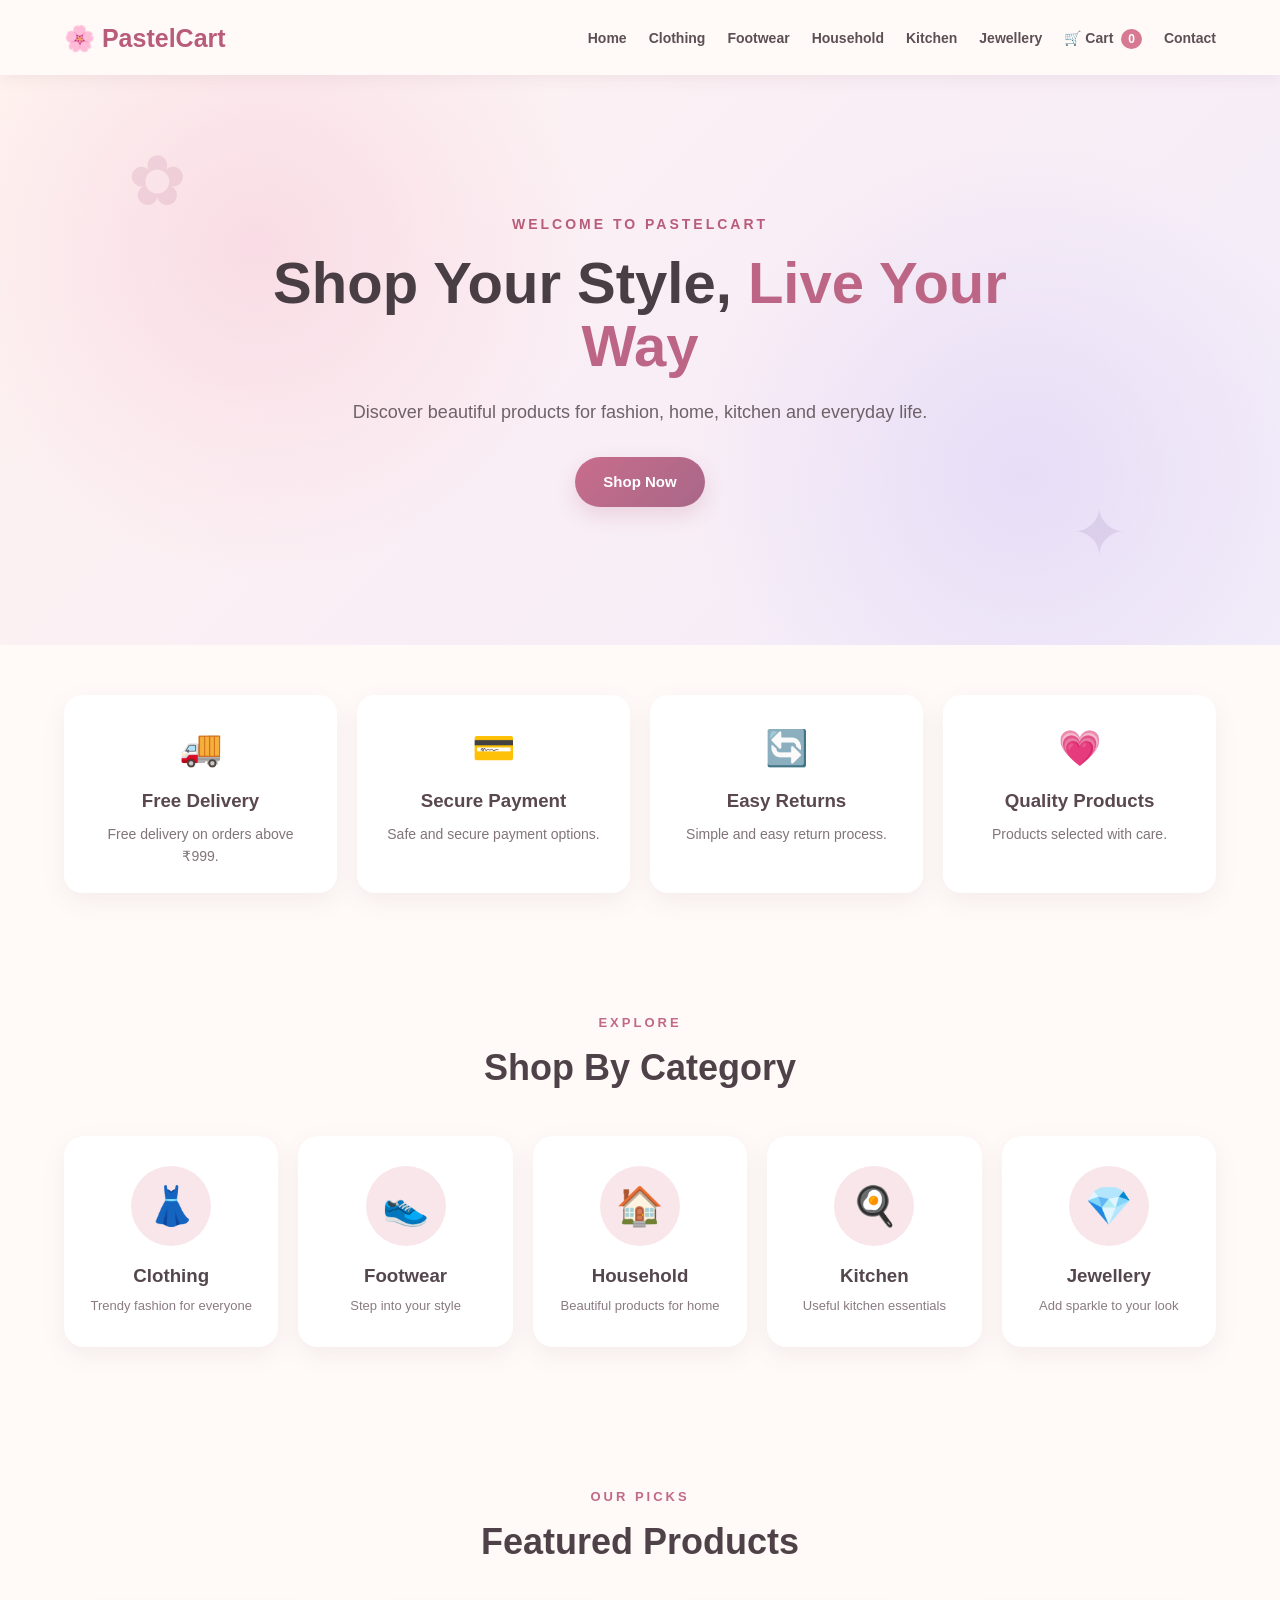
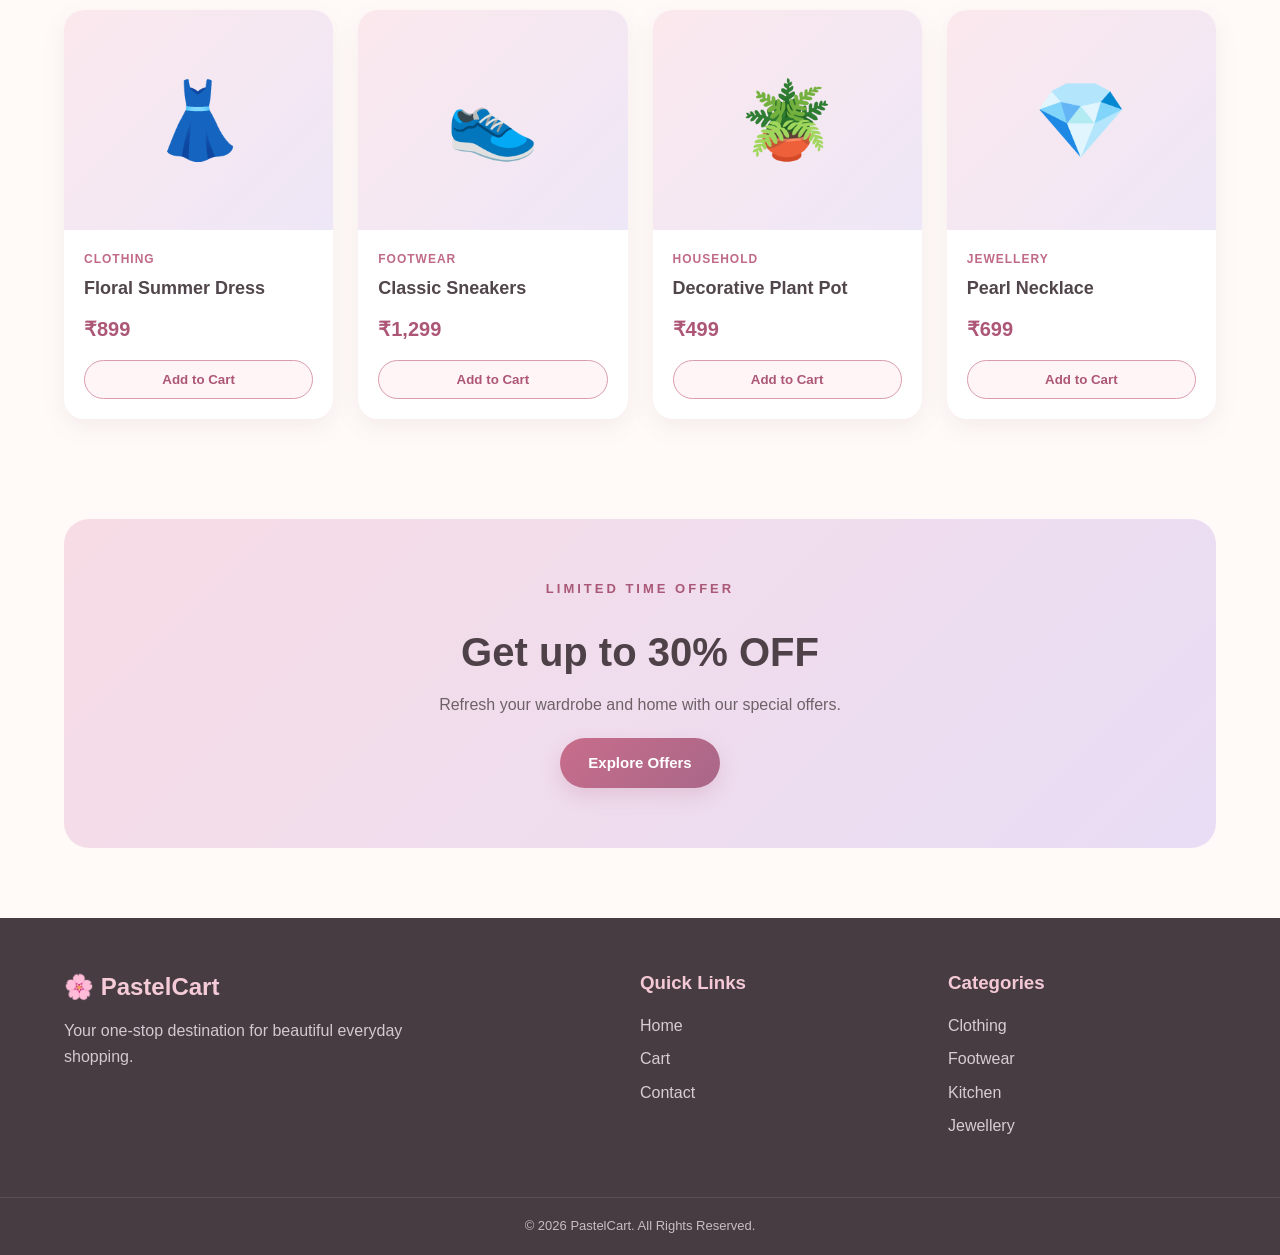
<file: index.html>
<!DOCTYPE html>
<html lang="en">

<head>
    <meta charset="UTF-8">
    <meta name="viewport" content="width=device-width, initial-scale=1.0">

    <title>PastelCart - Online Shopping</title>

    <link rel="stylesheet" href="css/style.css">
</head>

<body>

    <!-- Navigation Bar -->
    <header>
        <nav class="navbar">

            <div class="logo">
                🌸 PastelCart
            </div>

            <ul class="nav-links">
                <li><a href="index.html">Home</a></li>
                <li><a href="clothing.html">Clothing</a></li>
                <li><a href="footwear.html">Footwear</a></li>
                <li><a href="household.html">Household</a></li>
                <li><a href="kitchen.html">Kitchen</a></li>
                <li><a href="jewellery.html">Jewellery</a></li>
                <li><a href="cart.html">
    🛒 Cart
    <span class="cart-count">0</span>
</a></li>
                <li><a href="contact.html">Contact</a></li>
            </ul>

        </nav>
    </header>


    <!-- Hero Section -->
    <section class="hero">

        <div class="hero-content">

            <p class="small-heading">WELCOME TO PASTELCART</p>

            <h1>
                Shop Your Style,
                <span>Live Your Way</span>
            </h1>

            <p>
                Discover beautiful products for fashion,
                home, kitchen and everyday life.
            </p>

            <a href="#categories" class="btn">
                Shop Now
            </a>

        </div>

    </section>


    <!-- Features -->
    <section class="features">

        <div class="feature-box">
            <div>🚚</div>
            <h3>Free Delivery</h3>
            <p>Free delivery on orders above ₹999.</p>
        </div>

        <div class="feature-box">
            <div>💳</div>
            <h3>Secure Payment</h3>
            <p>Safe and secure payment options.</p>
        </div>

        <div class="feature-box">
            <div>🔄</div>
            <h3>Easy Returns</h3>
            <p>Simple and easy return process.</p>
        </div>

        <div class="feature-box">
            <div>💗</div>
            <h3>Quality Products</h3>
            <p>Products selected with care.</p>
        </div>

    </section>


    <!-- Categories -->
    <section id="categories" class="section">

        <div class="section-title">
            <p>EXPLORE</p>
            <h2>Shop By Category</h2>
        </div>

        <div class="category-container">

            <a href="clothing.html" class="category-card">
                <div class="category-icon">👗</div>
                <h3>Clothing</h3>
                <p>Trendy fashion for everyone</p>
            </a>

            <a href="footwear.html" class="category-card">
                <div class="category-icon">👟</div>
                <h3>Footwear</h3>
                <p>Step into your style</p>
            </a>

            <a href="household.html" class="category-card">
                <div class="category-icon">🏠</div>
                <h3>Household</h3>
                <p>Beautiful products for home</p>
            </a>

            <a href="kitchen.html" class="category-card">
                <div class="category-icon">🍳</div>
                <h3>Kitchen</h3>
                <p>Useful kitchen essentials</p>
            </a>

            <a href="jewellery.html" class="category-card">
                <div class="category-icon">💎</div>
                <h3>Jewellery</h3>
                <p>Add sparkle to your look</p>
            </a>

        </div>

    </section>


    <!-- Featured Products -->
    <section class="section">

        <div class="section-title">
            <p>OUR PICKS</p>
            <h2>Featured Products</h2>
        </div>

        <div class="product-container">

            <div class="product-card">

                <div class="product-image">
                    👗
                </div>

                <div class="product-info">
                    <p class="product-category">Clothing</p>

                    <h3>Floral Summer Dress</h3>

                    <p class="price">₹899</p>

                    <button class="add-cart"
                        onclick="addToCart('Floral Summer Dress', 899)">
                        Add to Cart
                    </button>
                </div>

            </div>


            <div class="product-card">

                <div class="product-image">
                    👟
                </div>

                <div class="product-info">
                    <p class="product-category">Footwear</p>

                    <h3>Classic Sneakers</h3>

                    <p class="price">₹1,299</p>

                    <button class="add-cart"
                        onclick="addToCart('Classic Sneakers', 1299)">
                        Add to Cart
                    </button>
                </div>

            </div>


            <div class="product-card">

                <div class="product-image">
                    🪴
                </div>

                <div class="product-info">
                    <p class="product-category">Household</p>

                    <h3>Decorative Plant Pot</h3>

                    <p class="price">₹499</p>

                    <button class="add-cart"
                        onclick="addToCart('Decorative Plant Pot', 499)">
                        Add to Cart
                    </button>
                </div>

            </div>


            <div class="product-card">

                <div class="product-image">
                    💎
                </div>

                <div class="product-info">
                    <p class="product-category">Jewellery</p>

                    <h3>Pearl Necklace</h3>

                    <p class="price">₹699</p>

                    <button class="add-cart"
                        onclick="addToCart('Pearl Necklace', 699)">
                        Add to Cart
                    </button>
                </div>

            </div>

        </div>

    </section>


    <!-- Offer Banner -->
    <section class="offer-section">

        <div>
            <p>LIMITED TIME OFFER</p>

            <h2>Get up to 30% OFF</h2>

            <p>
                Refresh your wardrobe and home with
                our special offers.
            </p>

            <a href="clothing.html" class="btn">
                Explore Offers
            </a>
        </div>

    </section>


    <!-- Footer -->
    <footer>

        <div class="footer-content">

            <div>
                <h2>🌸 PastelCart</h2>
                <p>
                    Your one-stop destination for
                    beautiful everyday shopping.
                </p>
            </div>

            <div>
                <h3>Quick Links</h3>
                <a href="index.html">Home</a>
                <a href="cart.html">Cart</a>
                <a href="contact.html">Contact</a>
            </div>

            <div>
                <h3>Categories</h3>
                <a href="clothing.html">Clothing</a>
                <a href="footwear.html">Footwear</a>
                <a href="kitchen.html">Kitchen</a>
                <a href="jewellery.html">Jewellery</a>
            </div>

        </div>

        <div class="copyright">
            <p>© 2026 PastelCart. All Rights Reserved.</p>
        </div>

    </footer>


    <script src="js/script.js"></script>

</body>

</html>
</file>
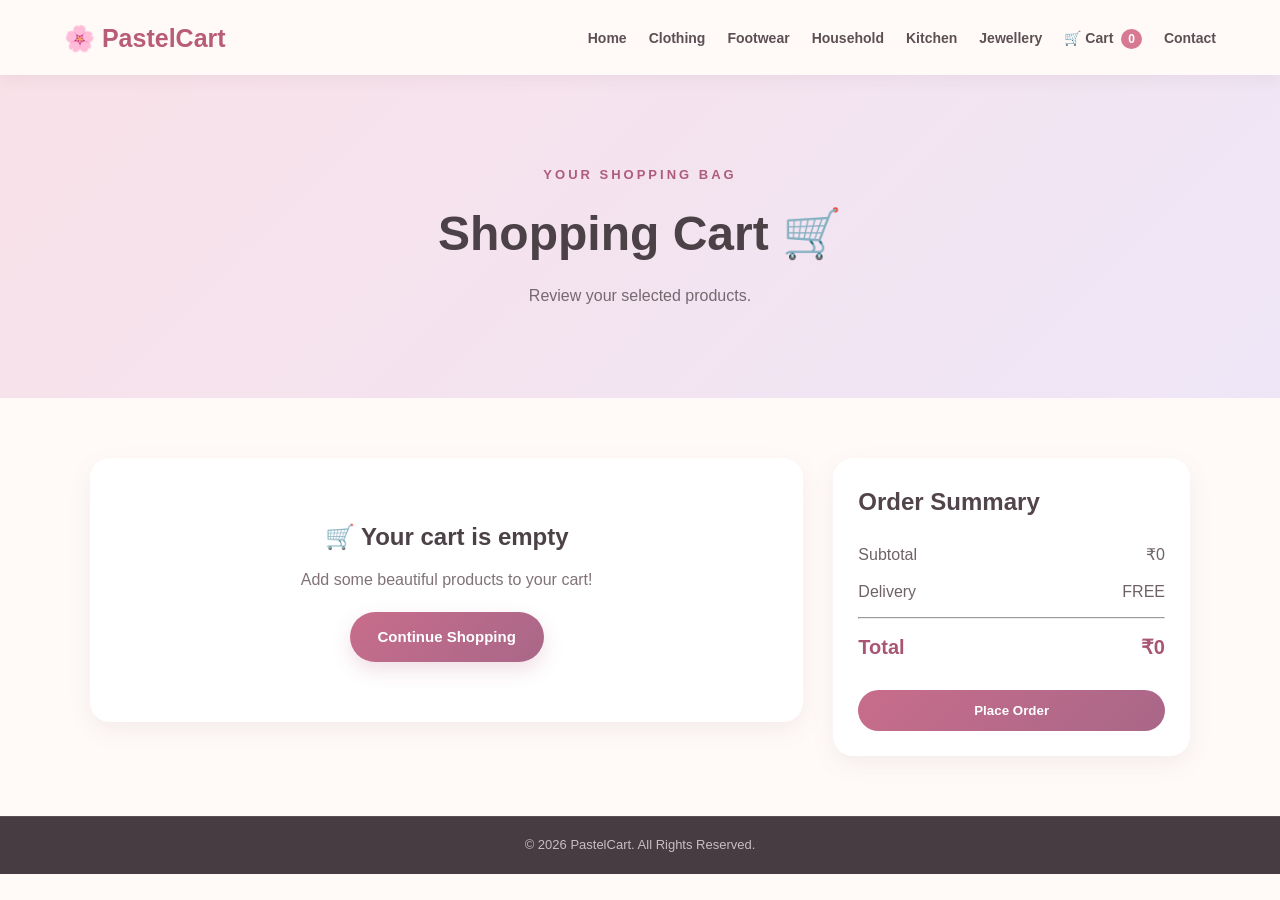
<file: cart.html>
<!DOCTYPE html>
<html lang="en">

<head>

    <meta charset="UTF-8">

    <meta name="viewport"
        content="width=device-width, initial-scale=1.0">

    <title>Shopping Cart - PastelCart</title>

    <link rel="stylesheet" href="css/style.css">

</head>

<body>

<header>

<nav class="navbar">

    <div class="logo">
        🌸 PastelCart
    </div>

    <ul class="nav-links">

        <li><a href="index.html">Home</a></li>
        <li><a href="clothing.html">Clothing</a></li>
        <li><a href="footwear.html">Footwear</a></li>
        <li><a href="household.html">Household</a></li>
        <li><a href="kitchen.html">Kitchen</a></li>
        <li><a href="jewellery.html">Jewellery</a></li>
        <li><a href="cart.html">
    🛒 Cart
    <span class="cart-count">0</span>
</a></li>
        <li><a href="contact.html">Contact</a></li>

    </ul>

</nav>

</header>


<section class="page-banner">

    <p>YOUR SHOPPING BAG</p>

    <h1>Shopping Cart 🛒</h1>

    <p>Review your selected products.</p>

</section>


<section class="cart-section">

    <div id="cartItems">

        <!-- JavaScript will display cart products here -->

    </div>


    <div class="cart-summary">

        <h2>Order Summary</h2>

        <div class="summary-row">

            <span>Subtotal</span>

            <span id="cartTotal">₹0</span>

        </div>

        <div class="summary-row">

            <span>Delivery</span>

            <span>FREE</span>

        </div>

        <hr>

        <div class="summary-row total">

            <span>Total</span>

            <span id="finalTotal">₹0</span>

        </div>


        <button
            class="checkout-btn"
            onclick="checkout()">

            Place Order

        </button>

    </div>

</section>


<footer>

<div class="copyright">

    <p>© 2026 PastelCart. All Rights Reserved.</p>

</div>

</footer>


<script src="js/script.js"></script>

</body>

</html>
</file>
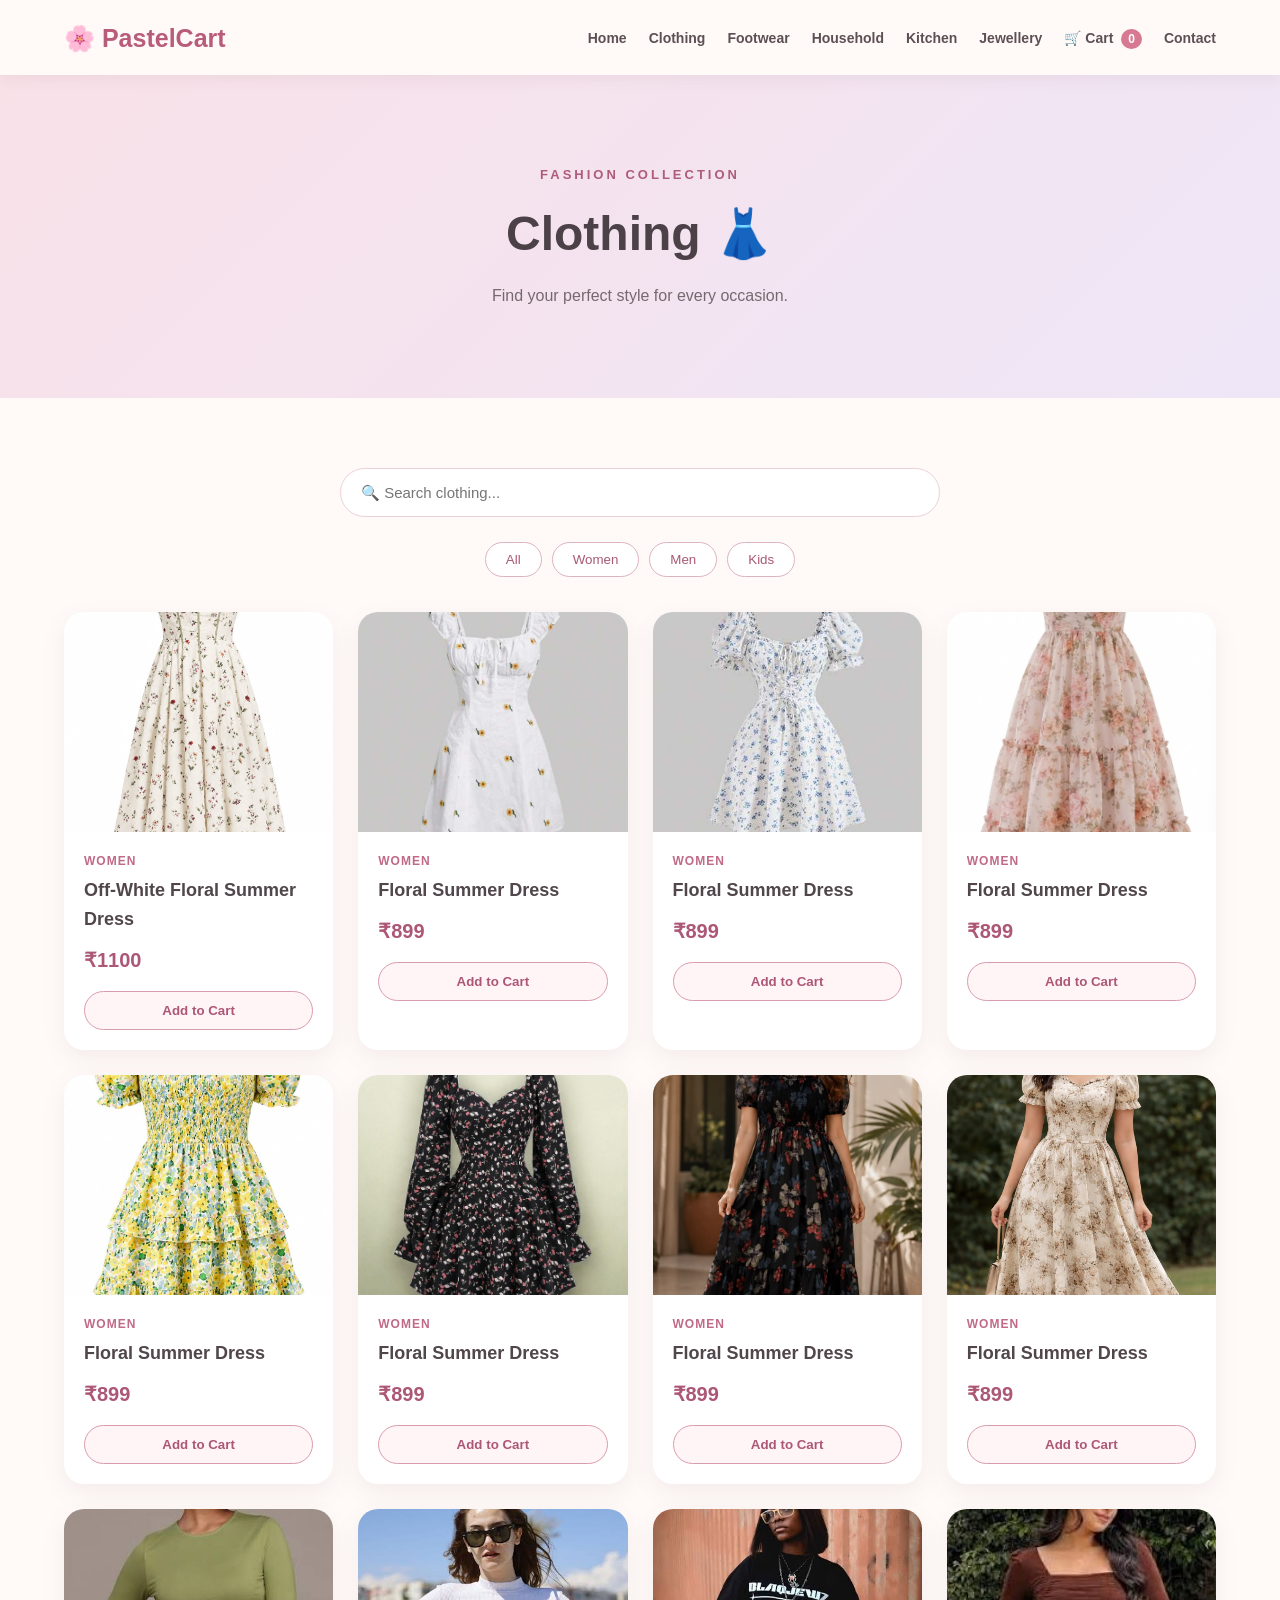
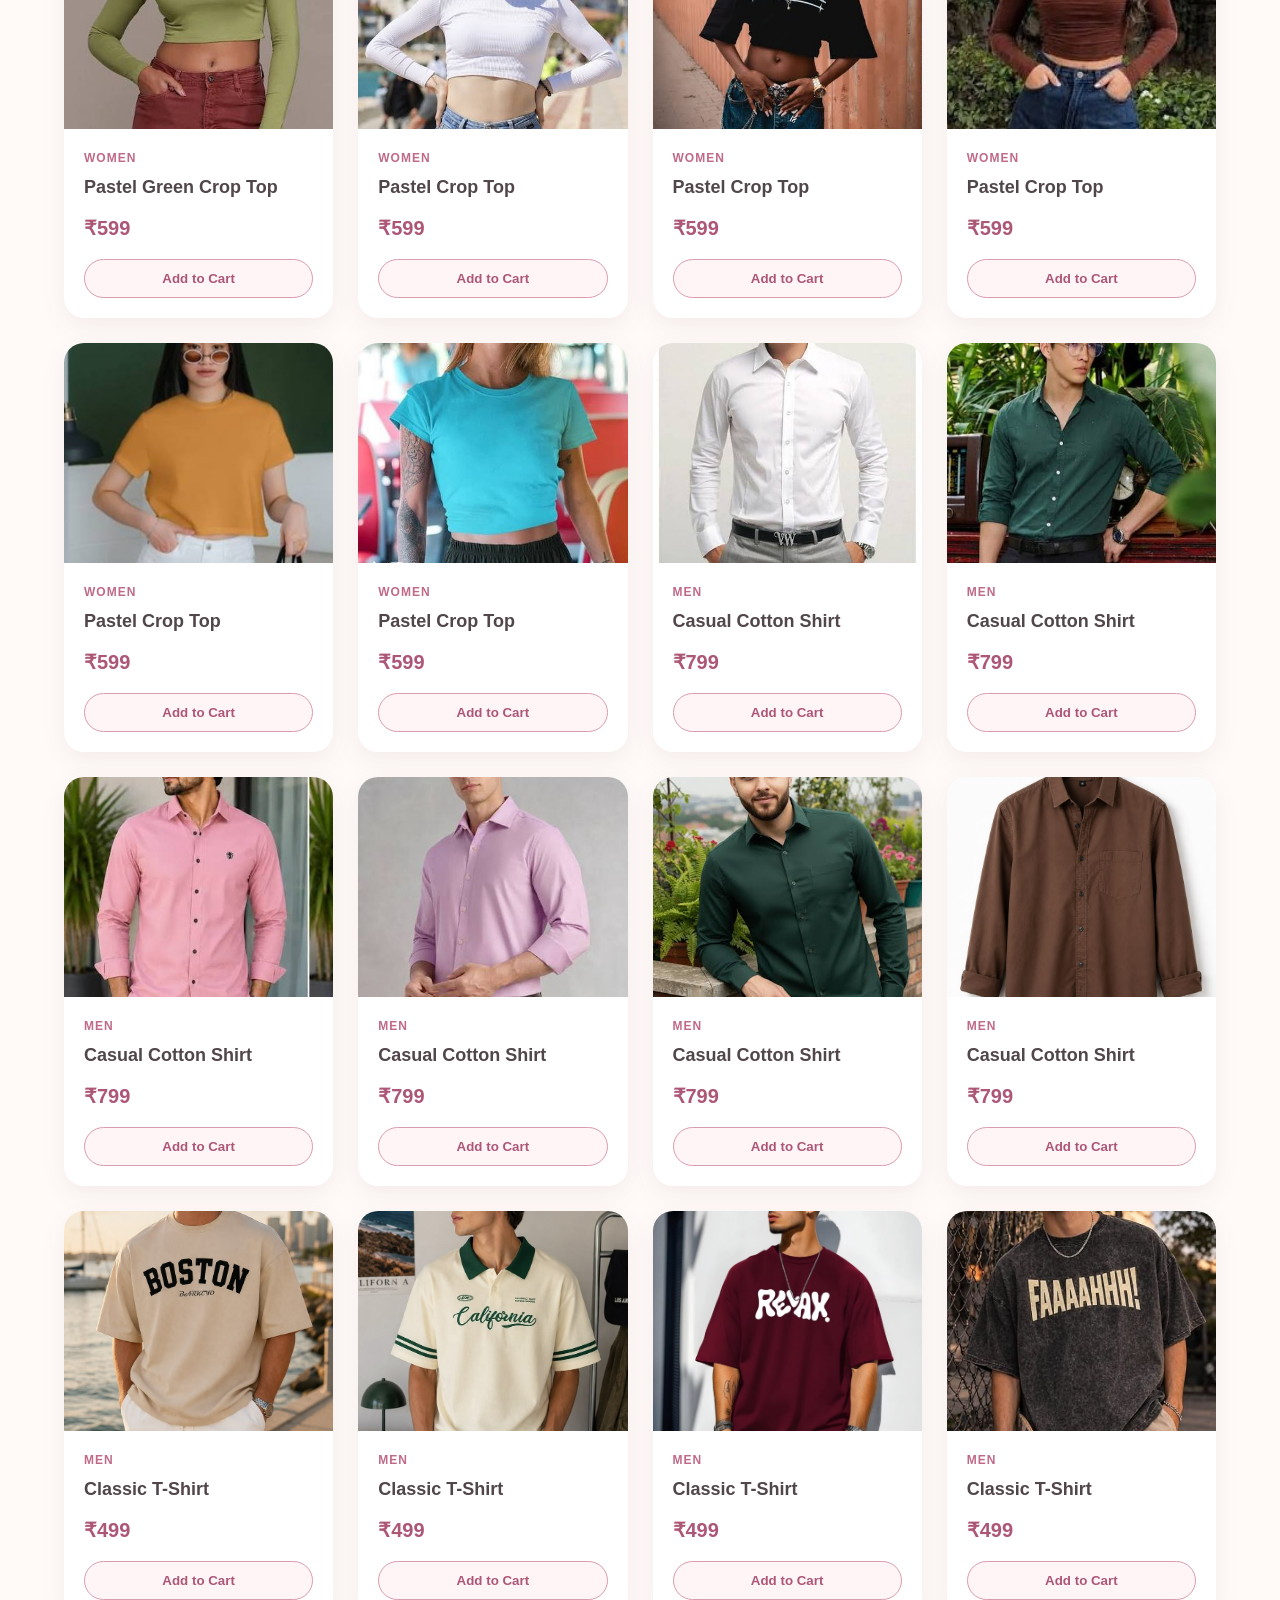
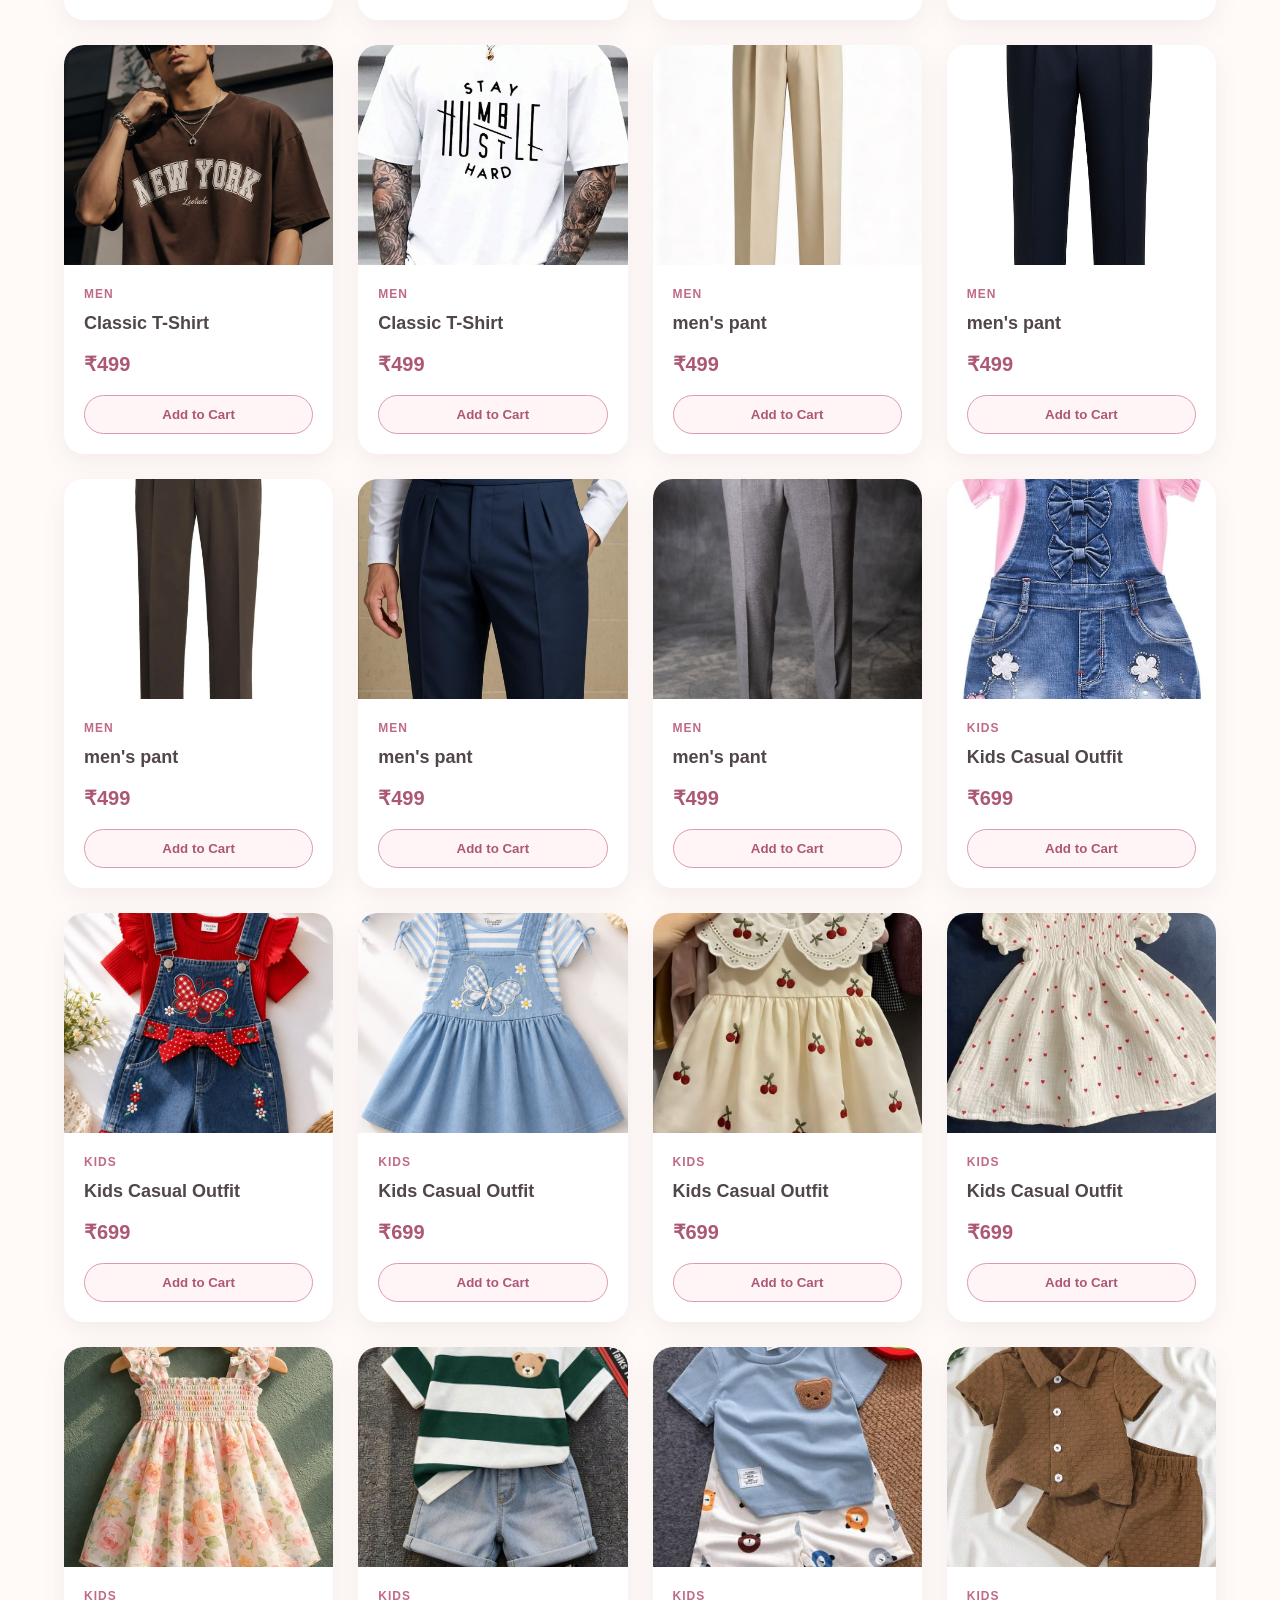
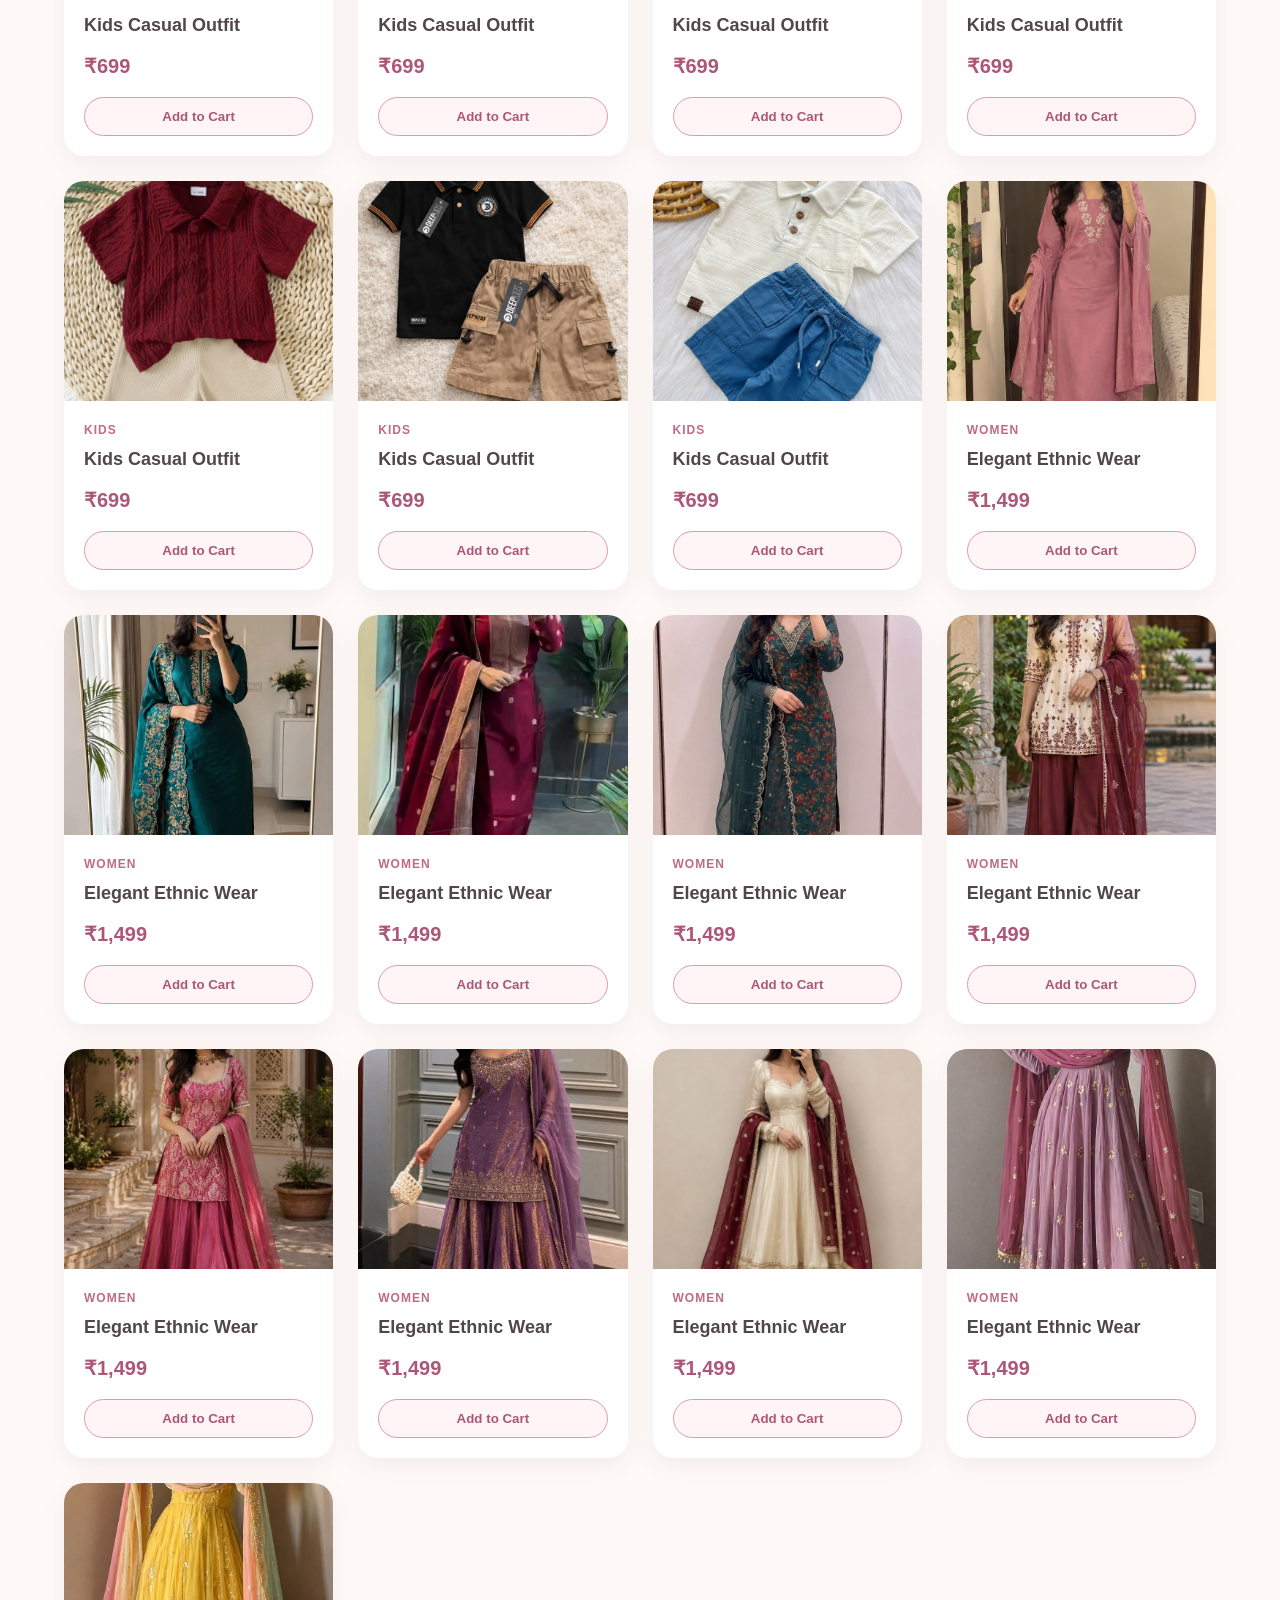
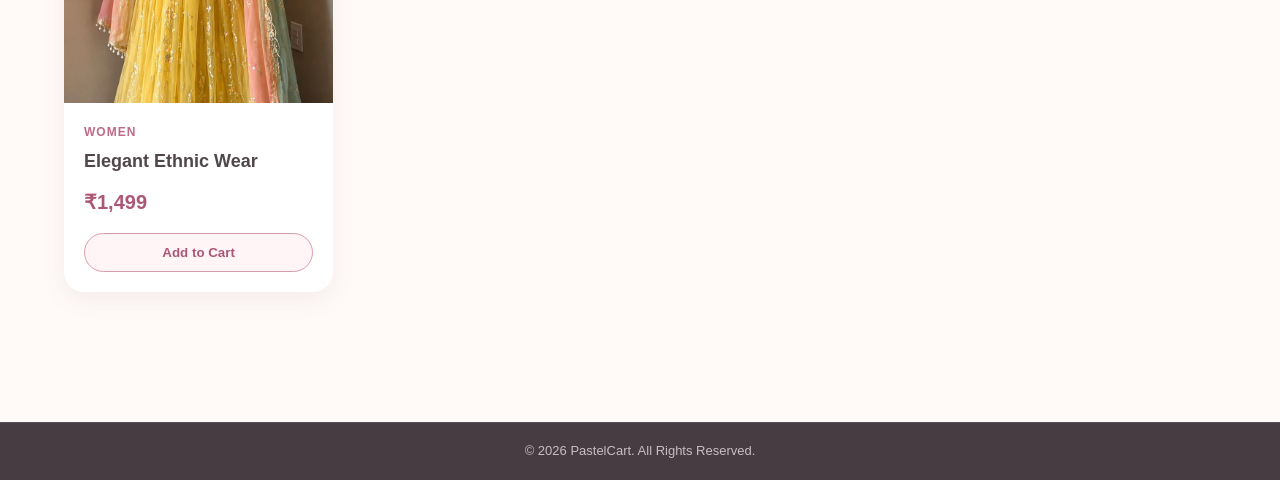
<file: clothing.html>
<!DOCTYPE html>
<html lang="en">

<head>
    <meta charset="UTF-8">
    <meta name="viewport" content="width=device-width, initial-scale=1.0">

    <title>Clothing - PastelCart</title>

    <link rel="stylesheet" href="css/style.css">
</head>

<body>

<header>

    <nav class="navbar">

        <div class="logo">
            🌸 PastelCart
        </div>

        <ul class="nav-links">
            <li><a href="index.html">Home</a></li>
            <li><a href="clothing.html">Clothing</a></li>
            <li><a href="footwear.html">Footwear</a></li>
            <li><a href="household.html">Household</a></li>
            <li><a href="kitchen.html">Kitchen</a></li>
            <li><a href="jewellery.html">Jewellery</a></li>
            <li><a href="cart.html">
    🛒 Cart
    <span class="cart-count">0</span>
</a></li>
            <li><a href="contact.html">Contact</a></li>
        </ul>

    </nav>

</header>


<section class="page-banner">

    <p>FASHION COLLECTION</p>

    <h1>Clothing 👗</h1>

    <p>
        Find your perfect style for every occasion.
    </p>

</section>


<section class="section">

    <div class="search-box">

        <input
            type="text"
            id="productSearch"
            placeholder="🔍 Search clothing..."
            onkeyup="searchProducts()">

    </div>


    <div class="filter-buttons">

        <button onclick="filterProducts('all')">
            All
        </button>

        <button onclick="filterProducts('women')">
            Women
        </button>

        <button onclick="filterProducts('men')">
            Men
        </button>

        <button onclick="filterProducts('kids')">
            Kids
        </button>

    </div>


    <div class="product-container" id="productContainer">

        <div class="product-card" data-category="women">

            <div class="product-image"><img src="images\clothing\dress-1.jpg"></div>

            <div class="product-info">

                <p class="product-category">Women</p>

                <h3>Off-White Floral Summer Dress</h3>

                <p class="price">₹1100</p>

                <button class="add-cart"
                    onclick="addToCart('Off-White Floral Summer Dress', 1100)">
                    Add to Cart
                </button>

            </div>

        </div>

        <div class="product-card" data-category="women">

            <div class="product-image"><img src="images\clothing\dress-2.jpg"></div>

            <div class="product-info">

                <p class="product-category">Women</p>

                <h3>Floral Summer Dress</h3>

                <p class="price">₹899</p>

                <button class="add-cart"
                    onclick="addToCart('Floral Summer Dress', 899)">
                    Add to Cart
                </button>

            </div>

        </div>

        <div class="product-card" data-category="women">

            <div class="product-image"><img src="images\clothing\dress-3.jpg"></div>

            <div class="product-info">

                <p class="product-category">Women</p>

                <h3>Floral Summer Dress</h3>

                <p class="price">₹899</p>

                <button class="add-cart"
                    onclick="addToCart('Floral Summer Dress', 899)">
                    Add to Cart
                </button>

            </div>

        </div>

        <div class="product-card" data-category="women">

            <div class="product-image"><img src="images\clothing\dress-4.jpg"></div>

            <div class="product-info">

                <p class="product-category">Women</p>

                <h3>Floral Summer Dress</h3>

                <p class="price">₹899</p>

                <button class="add-cart"
                    onclick="addToCart('Floral Summer Dress', 899)">
                    Add to Cart
                </button>

            </div>

        </div>

        <div class="product-card" data-category="women">

            <div class="product-image"><img src="images\clothing\dress-5.jpg"></div>

            <div class="product-info">

                <p class="product-category">Women</p>

                <h3>Floral Summer Dress</h3>

                <p class="price">₹899</p>

                <button class="add-cart"
                    onclick="addToCart('Floral Summer Dress', 899)">
                    Add to Cart
                </button>

            </div>

        </div>

        <div class="product-card" data-category="women">

            <div class="product-image"><img src="images\clothing\dress-6.jpg"></div>

            <div class="product-info">

                <p class="product-category">Women</p>

                <h3>Floral Summer Dress</h3>

                <p class="price">₹899</p>

                <button class="add-cart"
                    onclick="addToCart('Floral Summer Dress', 899)">
                    Add to Cart
                </button>

            </div>

        </div>

        <div class="product-card" data-category="women">

            <div class="product-image"><img src="images\clothing\dress-7.jpg"></div>

            <div class="product-info">

                <p class="product-category">Women</p>

                <h3>Floral Summer Dress</h3>

                <p class="price">₹899</p>

                <button class="add-cart"
                    onclick="addToCart('Floral Summer Dress', 899)">
                    Add to Cart
                </button>

            </div>

        </div>

        <div class="product-card" data-category="women">

            <div class="product-image"><img src="images\clothing\dress-8.jpg"></div>

            <div class="product-info">

                <p class="product-category">Women</p>

                <h3>Floral Summer Dress</h3>

                <p class="price">₹899</p>

                <button class="add-cart"
                    onclick="addToCart('Floral Summer Dress', 899)">
                    Add to Cart
                </button>

            </div>

        </div>


        <div class="product-card" data-category="women">

            <div class="product-image"><img src="images\clothing\crop-top-1.jpg"></div>

            <div class="product-info">

                <p class="product-category">Women</p>

                <h3>Pastel Green Crop Top</h3>

                <p class="price">₹599</p>

                <button class="add-cart"
                    onclick="addToCart('Pastel Green Crop Top', 599)">
                    Add to Cart
                </button>

            </div>

        </div>

        <div class="product-card" data-category="women">

            <div class="product-image"><img src="images\clothing\crop-top-2.jpg"></div>

            <div class="product-info">

                <p class="product-category">Women</p>

                <h3>Pastel Crop Top</h3>

                <p class="price">₹599</p>

                <button class="add-cart"
                    onclick="addToCart('Pastel Green Crop Top', 599)">
                    Add to Cart
                </button>

            </div>

        </div>

        <div class="product-card" data-category="women">

            <div class="product-image"><img src="images\clothing\crop-top-3.jpg"></div>

            <div class="product-info">

                <p class="product-category">Women</p>

                <h3>Pastel Crop Top</h3>

                <p class="price">₹599</p>

                <button class="add-cart"
                    onclick="addToCart('Pastel Green Crop Top', 599)">
                    Add to Cart
                </button>

            </div>

        </div>

        <div class="product-card" data-category="women">

            <div class="product-image"><img src="images\clothing\crop-top-4.jpg"></div>

            <div class="product-info">

                <p class="product-category">Women</p>

                <h3>Pastel Crop Top</h3>

                <p class="price">₹599</p>

                <button class="add-cart"
                    onclick="addToCart('Pastel Green Crop Top', 599)">
                    Add to Cart
                </button>

            </div>

        </div>

        <div class="product-card" data-category="women">

            <div class="product-image"><img src="images\clothing\crop-top-5.jpg"></div>

            <div class="product-info">

                <p class="product-category">Women</p>

                <h3>Pastel Crop Top</h3>

                <p class="price">₹599</p>

                <button class="add-cart"
                    onclick="addToCart('Pastel Green Crop Top', 599)">
                    Add to Cart
                </button>

            </div>

        </div>

        <div class="product-card" data-category="women">

            <div class="product-image"><img src="images\clothing\crop-top-6.jpg"></div>

            <div class="product-info">

                <p class="product-category">Women</p>

                <h3>Pastel Crop Top</h3>

                <p class="price">₹599</p>

                <button class="add-cart"
                    onclick="addToCart('Pastel Green Crop Top', 599)">
                    Add to Cart
                </button>

            </div>

        </div>


        <div class="product-card" data-category="men">

            <div class="product-image"><img src="images\clothing\shirt-1.jpg"></div>

            <div class="product-info">

                <p class="product-category">Men</p>

                <h3>Casual Cotton Shirt</h3>

                <p class="price">₹799</p>

                <button class="add-cart"
                    onclick="addToCart('Casual Cotton Shirt', 799)">
                    Add to Cart
                </button>

            </div>

        </div>

        <div class="product-card" data-category="men">

            <div class="product-image"><img src="images\clothing\shirt-2.jpg"></div>

            <div class="product-info">

                <p class="product-category">Men</p>

                <h3>Casual Cotton Shirt</h3>

                <p class="price">₹799</p>

                <button class="add-cart"
                    onclick="addToCart('Casual Cotton Shirt', 799)">
                    Add to Cart
                </button>

            </div>

        </div>

        <div class="product-card" data-category="men">

            <div class="product-image"><img src="images\clothing\shirt-3.jpg"></div>

            <div class="product-info">

                <p class="product-category">Men</p>

                <h3>Casual Cotton Shirt</h3>

                <p class="price">₹799</p>

                <button class="add-cart"
                    onclick="addToCart('Casual Cotton Shirt', 799)">
                    Add to Cart
                </button>

            </div>

        </div>

        <div class="product-card" data-category="men">

            <div class="product-image"><img src="images\clothing\shirt-4.jpg"></div>

            <div class="product-info">

                <p class="product-category">Men</p>

                <h3>Casual Cotton Shirt</h3>

                <p class="price">₹799</p>

                <button class="add-cart"
                    onclick="addToCart('Casual Cotton Shirt', 799)">
                    Add to Cart
                </button>

            </div>

        </div>

        <div class="product-card" data-category="men">

            <div class="product-image"><img src="images\clothing\shirt-5.jpg"></div>

            <div class="product-info">

                <p class="product-category">Men</p>

                <h3>Casual Cotton Shirt</h3>

                <p class="price">₹799</p>

                <button class="add-cart"
                    onclick="addToCart('Casual Cotton Shirt', 799)">
                    Add to Cart
                </button>

            </div>

        </div>

        <div class="product-card" data-category="men">

            <div class="product-image"><img src="images\clothing\shirt-6.jpg"></div>

            <div class="product-info">

                <p class="product-category">Men</p>

                <h3>Casual Cotton Shirt</h3>

                <p class="price">₹799</p>

                <button class="add-cart"
                    onclick="addToCart('Casual Cotton Shirt', 799)">
                    Add to Cart
                </button>

            </div>

        </div>


        <div class="product-card" data-category="men">

            <div class="product-image"><img src="images\clothing\tshirt-1.jpg"></div>

            <div class="product-info">

                <p class="product-category">Men</p>

                <h3>Classic T-Shirt</h3>

                <p class="price">₹499</p>

                <button class="add-cart"
                    onclick="addToCart('Classic T-Shirt', 499)">
                    Add to Cart
                </button>

            </div>

        </div>

        <div class="product-card" data-category="men">

            <div class="product-image"><img src="images\clothing\tshirt-2.jpg"></div>

            <div class="product-info">

                <p class="product-category">Men</p>

                <h3>Classic T-Shirt</h3>

                <p class="price">₹499</p>

                <button class="add-cart"
                    onclick="addToCart('Classic T-Shirt', 499)">
                    Add to Cart
                </button>

            </div>

        </div>

        <div class="product-card" data-category="men">

            <div class="product-image"><img src="images\clothing\tshirt-3.jpg"></div>

            <div class="product-info">

                <p class="product-category">Men</p>

                <h3>Classic T-Shirt</h3>

                <p class="price">₹499</p>

                <button class="add-cart"
                    onclick="addToCart('Classic T-Shirt', 499)">
                    Add to Cart
                </button>

            </div>

        </div>

        <div class="product-card" data-category="men">

            <div class="product-image"><img src="images\clothing\tshirt-4.jpg"></div>

            <div class="product-info">

                <p class="product-category">Men</p>

                <h3>Classic T-Shirt</h3>

                <p class="price">₹499</p>

                <button class="add-cart"
                    onclick="addToCart('Classic T-Shirt', 499)">
                    Add to Cart
                </button>

            </div>

        </div>

        <div class="product-card" data-category="men">

            <div class="product-image"><img src="images\clothing\tshirt-5.jpg"></div>

            <div class="product-info">

                <p class="product-category">Men</p>

                <h3>Classic T-Shirt</h3>

                <p class="price">₹499</p>

                <button class="add-cart"
                    onclick="addToCart('Classic T-Shirt', 499)">
                    Add to Cart
                </button>

            </div>

        </div>

        <div class="product-card" data-category="men">

            <div class="product-image"><img src="images\clothing\tshirt-6.jpg"></div>

            <div class="product-info">

                <p class="product-category">Men</p>

                <h3>Classic T-Shirt</h3>

                <p class="price">₹499</p>

                <button class="add-cart"
                    onclick="addToCart('Classic T-Shirt', 499)">
                    Add to Cart
                </button>

            </div>

        </div>

        <div class="product-card" data-category="men">

            <div class="product-image"><img src="images\clothing\pant-1.jpg"></div>

            <div class="product-info">

                <p class="product-category">Men</p>

                <h3>men's pant</h3>

                <p class="price">₹499</p>

                <button class="add-cart"
                    onclick="addToCart('Classic T-Shirt', 499)">
                    Add to Cart
                </button>

            </div>

        </div>

        <div class="product-card" data-category="men">

            <div class="product-image"><img src="images\clothing\pant-2.jpg"></div>

            <div class="product-info">

                <p class="product-category">Men</p>

                <h3>men's pant</h3>

                <p class="price">₹499</p>

                <button class="add-cart"
                    onclick="addToCart('Classic T-Shirt', 499)">
                    Add to Cart
                </button>

            </div>

        </div>

        <div class="product-card" data-category="men">

            <div class="product-image"><img src="images\clothing\pant-3.jpg"></div>

            <div class="product-info">

                <p class="product-category">Men</p>

                <h3>men's pant</h3>

                <p class="price">₹499</p>

                <button class="add-cart"
                    onclick="addToCart('Classic T-Shirt', 499)">
                    Add to Cart
                </button>

            </div>

        </div>

        <div class="product-card" data-category="men">

            <div class="product-image"><img src="images\clothing\pant-4.jpg"></div>

            <div class="product-info">

                <p class="product-category">Men</p>

                <h3>men's pant</h3>

                <p class="price">₹499</p>

                <button class="add-cart"
                    onclick="addToCart('Classic T-Shirt', 499)">
                    Add to Cart
                </button>

            </div>

        </div>

        <div class="product-card" data-category="men">

            <div class="product-image"><img src="images\clothing\pant-5.jpg"></div>

            <div class="product-info">

                <p class="product-category">Men</p>

                <h3>men's pant</h3>

                <p class="price">₹499</p>

                <button class="add-cart"
                    onclick="addToCart('Classic T-Shirt', 499)">
                    Add to Cart
                </button>

            </div>

        </div>


        <div class="product-card" data-category="kids">

            <div class="product-image"><img src="images\clothing\kids-1.jpg"></div>

            <div class="product-info">

                <p class="product-category">Kids</p>

                <h3>Kids Casual Outfit</h3>

                <p class="price">₹699</p>

                <button class="add-cart"
                    onclick="addToCart('Kids Casual Outfit', 699)">
                    Add to Cart
                </button>

            </div>

        </div>

        <div class="product-card" data-category="kids">

            <div class="product-image"><img src="images\clothing\kids-2.jpg"></div>

            <div class="product-info">

                <p class="product-category">Kids</p>

                <h3>Kids Casual Outfit</h3>

                <p class="price">₹699</p>

                <button class="add-cart"
                    onclick="addToCart('Kids Casual Outfit', 699)">
                    Add to Cart
                </button>

            </div>

        </div>

        <div class="product-card" data-category="kids">

            <div class="product-image"><img src="images\clothing\kids-3.jpg"></div>

            <div class="product-info">

                <p class="product-category">Kids</p>

                <h3>Kids Casual Outfit</h3>

                <p class="price">₹699</p>

                <button class="add-cart"
                    onclick="addToCart('Kids Casual Outfit', 699)">
                    Add to Cart
                </button>

            </div>

        </div>

        <div class="product-card" data-category="kids">

            <div class="product-image"><img src="images\clothing\kids-4.jpg"></div>

            <div class="product-info">

                <p class="product-category">Kids</p>

                <h3>Kids Casual Outfit</h3>

                <p class="price">₹699</p>

                <button class="add-cart"
                    onclick="addToCart('Kids Casual Outfit', 699)">
                    Add to Cart
                </button>

            </div>

        </div>

        <div class="product-card" data-category="kids">

            <div class="product-image"><img src="images\clothing\kids-5.jpg"></div>

            <div class="product-info">

                <p class="product-category">Kids</p>

                <h3>Kids Casual Outfit</h3>

                <p class="price">₹699</p>

                <button class="add-cart"
                    onclick="addToCart('Kids Casual Outfit', 699)">
                    Add to Cart
                </button>

            </div>

        </div>

        <div class="product-card" data-category="kids">

            <div class="product-image"><img src="images\clothing\kids-6.jpg"></div>

            <div class="product-info">

                <p class="product-category">Kids</p>

                <h3>Kids Casual Outfit</h3>

                <p class="price">₹699</p>

                <button class="add-cart"
                    onclick="addToCart('Kids Casual Outfit', 699)">
                    Add to Cart
                </button>

            </div>

        </div>

        <div class="product-card" data-category="kids">

            <div class="product-image"><img src="images\clothing\kids-7.jpg"></div>

            <div class="product-info">

                <p class="product-category">Kids</p>

                <h3>Kids Casual Outfit</h3>

                <p class="price">₹699</p>

                <button class="add-cart"
                    onclick="addToCart('Kids Casual Outfit', 699)">
                    Add to Cart
                </button>

            </div>

        </div>

        <div class="product-card" data-category="kids">

            <div class="product-image"><img src="images\clothing\kids-8.jpg"></div>

            <div class="product-info">

                <p class="product-category">Kids</p>

                <h3>Kids Casual Outfit</h3>

                <p class="price">₹699</p>

                <button class="add-cart"
                    onclick="addToCart('Kids Casual Outfit', 699)">
                    Add to Cart
                </button>

            </div>

        </div>

        <div class="product-card" data-category="kids">

            <div class="product-image"><img src="images\clothing\kids-9.jpg"></div>

            <div class="product-info">

                <p class="product-category">Kids</p>

                <h3>Kids Casual Outfit</h3>

                <p class="price">₹699</p>

                <button class="add-cart"
                    onclick="addToCart('Kids Casual Outfit', 699)">
                    Add to Cart
                </button>

            </div>

        </div>

        <div class="product-card" data-category="kids">

            <div class="product-image"><img src="images\clothing\kids-10.jpg"></div>

            <div class="product-info">

                <p class="product-category">Kids</p>

                <h3>Kids Casual Outfit</h3>

                <p class="price">₹699</p>

                <button class="add-cart"
                    onclick="addToCart('Kids Casual Outfit', 699)">
                    Add to Cart
                </button>

            </div>

        </div>

        <div class="product-card" data-category="kids">

            <div class="product-image"><img src="images\clothing\kids-11.jpg"></div>

            <div class="product-info">

                <p class="product-category">Kids</p>

                <h3>Kids Casual Outfit</h3>

                <p class="price">₹699</p>

                <button class="add-cart"
                    onclick="addToCart('Kids Casual Outfit', 699)">
                    Add to Cart
                </button>

            </div>

        </div>

        <div class="product-card" data-category="kids">

            <div class="product-image"><img src="images\clothing\kids-12.jpg"></div>

            <div class="product-info">

                <p class="product-category">Kids</p>

                <h3>Kids Casual Outfit</h3>

                <p class="price">₹699</p>

                <button class="add-cart"
                    onclick="addToCart('Kids Casual Outfit', 699)">
                    Add to Cart
                </button>

            </div>

        </div>


        <div class="product-card" data-category="women">

            <div class="product-image"><img src="images\clothing\ethnic-1.jpg"></div>

            <div class="product-info">

                <p class="product-category">Women</p>

                <h3>Elegant Ethnic Wear</h3>

                <p class="price">₹1,499</p>

                <button class="add-cart"
                    onclick="addToCart('Elegant Ethnic Wear', 1499)">
                    Add to Cart
                </button>

            </div>

        </div>

         <div class="product-card" data-category="women">

            <div class="product-image"><img src="images\clothing\ethnic-2.jpg"></div>

            <div class="product-info">

                <p class="product-category">Women</p>

                <h3>Elegant Ethnic Wear</h3>

                <p class="price">₹1,499</p>

                <button class="add-cart"
                    onclick="addToCart('Elegant Ethnic Wear', 1499)">
                    Add to Cart
                </button>

            </div>

        </div>

         <div class="product-card" data-category="women">

            <div class="product-image"><img src="images\clothing\ethnic-3.jpg"></div>

            <div class="product-info">

                <p class="product-category">Women</p>

                <h3>Elegant Ethnic Wear</h3>

                <p class="price">₹1,499</p>

                <button class="add-cart"
                    onclick="addToCart('Elegant Ethnic Wear', 1499)">
                    Add to Cart
                </button>

            </div>

        </div>

         <div class="product-card" data-category="women">

            <div class="product-image"><img src="images\clothing\ethnic-4.jpg"></div>

            <div class="product-info">

                <p class="product-category">Women</p>

                <h3>Elegant Ethnic Wear</h3>

                <p class="price">₹1,499</p>

                <button class="add-cart"
                    onclick="addToCart('Elegant Ethnic Wear', 1499)">
                    Add to Cart
                </button>

            </div>

        </div>

         <div class="product-card" data-category="women">

            <div class="product-image"><img src="images\clothing\ethnic-5.jpg"></div>

            <div class="product-info">

                <p class="product-category">Women</p>

                <h3>Elegant Ethnic Wear</h3>

                <p class="price">₹1,499</p>

                <button class="add-cart"
                    onclick="addToCart('Elegant Ethnic Wear', 1499)">
                    Add to Cart
                </button>

            </div>

        </div>

         <div class="product-card" data-category="women">

            <div class="product-image"><img src="images\clothing\ethnic-6.jpg"></div>

            <div class="product-info">

                <p class="product-category">Women</p>

                <h3>Elegant Ethnic Wear</h3>

                <p class="price">₹1,499</p>

                <button class="add-cart"
                    onclick="addToCart('Elegant Ethnic Wear', 1499)">
                    Add to Cart
                </button>

            </div>

        </div>

         <div class="product-card" data-category="women">

            <div class="product-image"><img src="images\clothing\ethnic-7.jpg"></div>

            <div class="product-info">

                <p class="product-category">Women</p>

                <h3>Elegant Ethnic Wear</h3>

                <p class="price">₹1,499</p>

                <button class="add-cart"
                    onclick="addToCart('Elegant Ethnic Wear', 1499)">
                    Add to Cart
                </button>

            </div>

        </div>

         <div class="product-card" data-category="women">

            <div class="product-image"><img src="images\clothing\ethnic-8.jpg"></div>

            <div class="product-info">

                <p class="product-category">Women</p>

                <h3>Elegant Ethnic Wear</h3>

                <p class="price">₹1,499</p>

                <button class="add-cart"
                    onclick="addToCart('Elegant Ethnic Wear', 1499)">
                    Add to Cart
                </button>

            </div>

        </div>

         <div class="product-card" data-category="women">

            <div class="product-image"><img src="images\clothing\ethnic-9.jpg"></div>

            <div class="product-info">

                <p class="product-category">Women</p>

                <h3>Elegant Ethnic Wear</h3>

                <p class="price">₹1,499</p>

                <button class="add-cart"
                    onclick="addToCart('Elegant Ethnic Wear', 1499)">
                    Add to Cart
                </button>

            </div>

        </div>

         <div class="product-card" data-category="women">

            <div class="product-image"><img src="images\clothing\ethnic-10.jpg"></div>

            <div class="product-info">

                <p class="product-category">Women</p>

                <h3>Elegant Ethnic Wear</h3>

                <p class="price">₹1,499</p>

                <button class="add-cart"
                    onclick="addToCart('Elegant Ethnic Wear', 1499)">
                    Add to Cart
                </button>

            </div>

        </div>

    </div>

</section>


<footer>

    <div class="copyright">
        <p>© 2026 PastelCart. All Rights Reserved.</p>
    </div>

</footer>


<script src="js/script.js"></script>

</body>

</html>
</file>
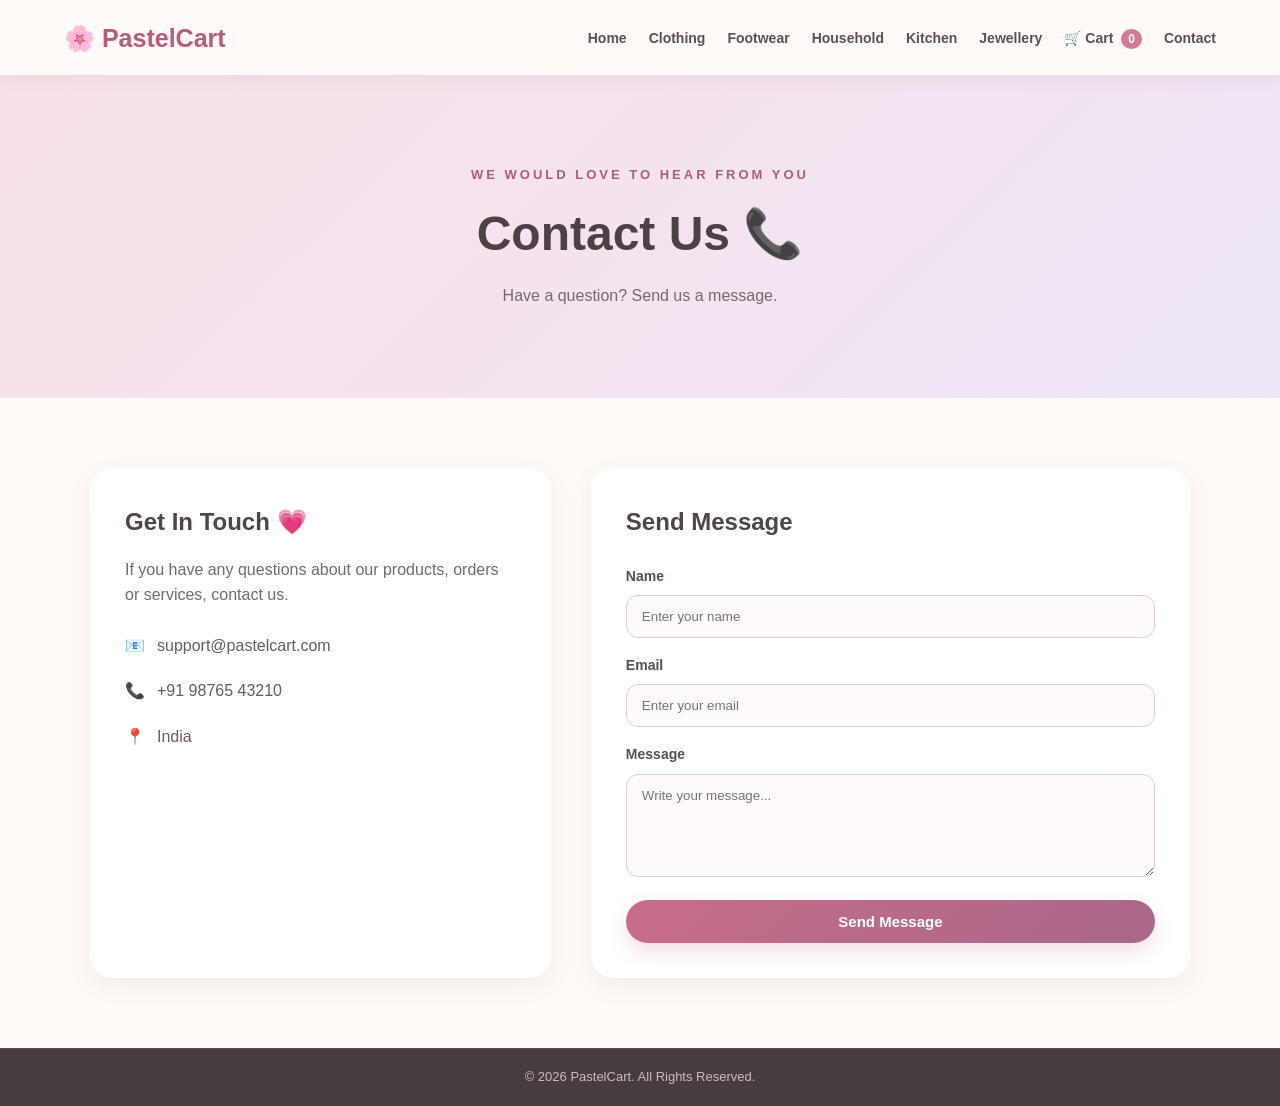
<file: contact.html>
<!DOCTYPE html>
<html lang="en">

<head>

    <meta charset="UTF-8">

    <meta name="viewport"
        content="width=device-width, initial-scale=1.0">

    <title>Contact Us - PastelCart</title>

    <link rel="stylesheet" href="css/style.css">

</head>

<body>

<header>

<nav class="navbar">

    <div class="logo">
        🌸 PastelCart
    </div>

    <ul class="nav-links">

        <li><a href="index.html">Home</a></li>
        <li><a href="clothing.html">Clothing</a></li>
        <li><a href="footwear.html">Footwear</a></li>
        <li><a href="household.html">Household</a></li>
        <li><a href="kitchen.html">Kitchen</a></li>
        <li><a href="jewellery.html">Jewellery</a></li>
        <li><a href="cart.html">
    🛒 Cart
    <span class="cart-count">0</span>
</a></li>
        <li><a href="contact.html">Contact</a></li>

    </ul>

</nav>

</header>


<section class="page-banner">

    <p>WE WOULD LOVE TO HEAR FROM YOU</p>

    <h1>Contact Us 📞</h1>

    <p>
        Have a question? Send us a message.
    </p>

</section>


<section class="contact-section">

    <div class="contact-info">

        <h2>Get In Touch 💗</h2>

        <p>
            If you have any questions about our products,
            orders or services, contact us.
        </p>

        <div class="contact-item">
            📧
            <span>support@pastelcart.com</span>
        </div>

        <div class="contact-item">
            📞
            <span>+91 98765 43210</span>
        </div>

        <div class="contact-item">
            📍
            <span>India</span>
        </div>

    </div>


    <div class="contact-form">

        <h2>Send Message</h2>

        <form action="php/contact.php" method="POST">

            <label for="name">
                Name
            </label>

            <input
                type="text"
                id="name"
                name="name"
                placeholder="Enter your name"
                required>


            <label for="email">
                Email
            </label>

            <input
                type="email"
                id="email"
                name="email"
                placeholder="Enter your email"
                required>


            <label for="message">
                Message
            </label>

            <textarea
                id="message"
                name="message"
                rows="5"
                placeholder="Write your message..."
                required></textarea>


            <button type="submit" class="btn">
                Send Message
            </button>

        </form>

    </div>

</section>


<footer>

<div class="copyright">

    <p>© 2026 PastelCart. All Rights Reserved.</p>

</div>

</footer>


<script src="js/script.js"></script>

</body>

</html>
</file>
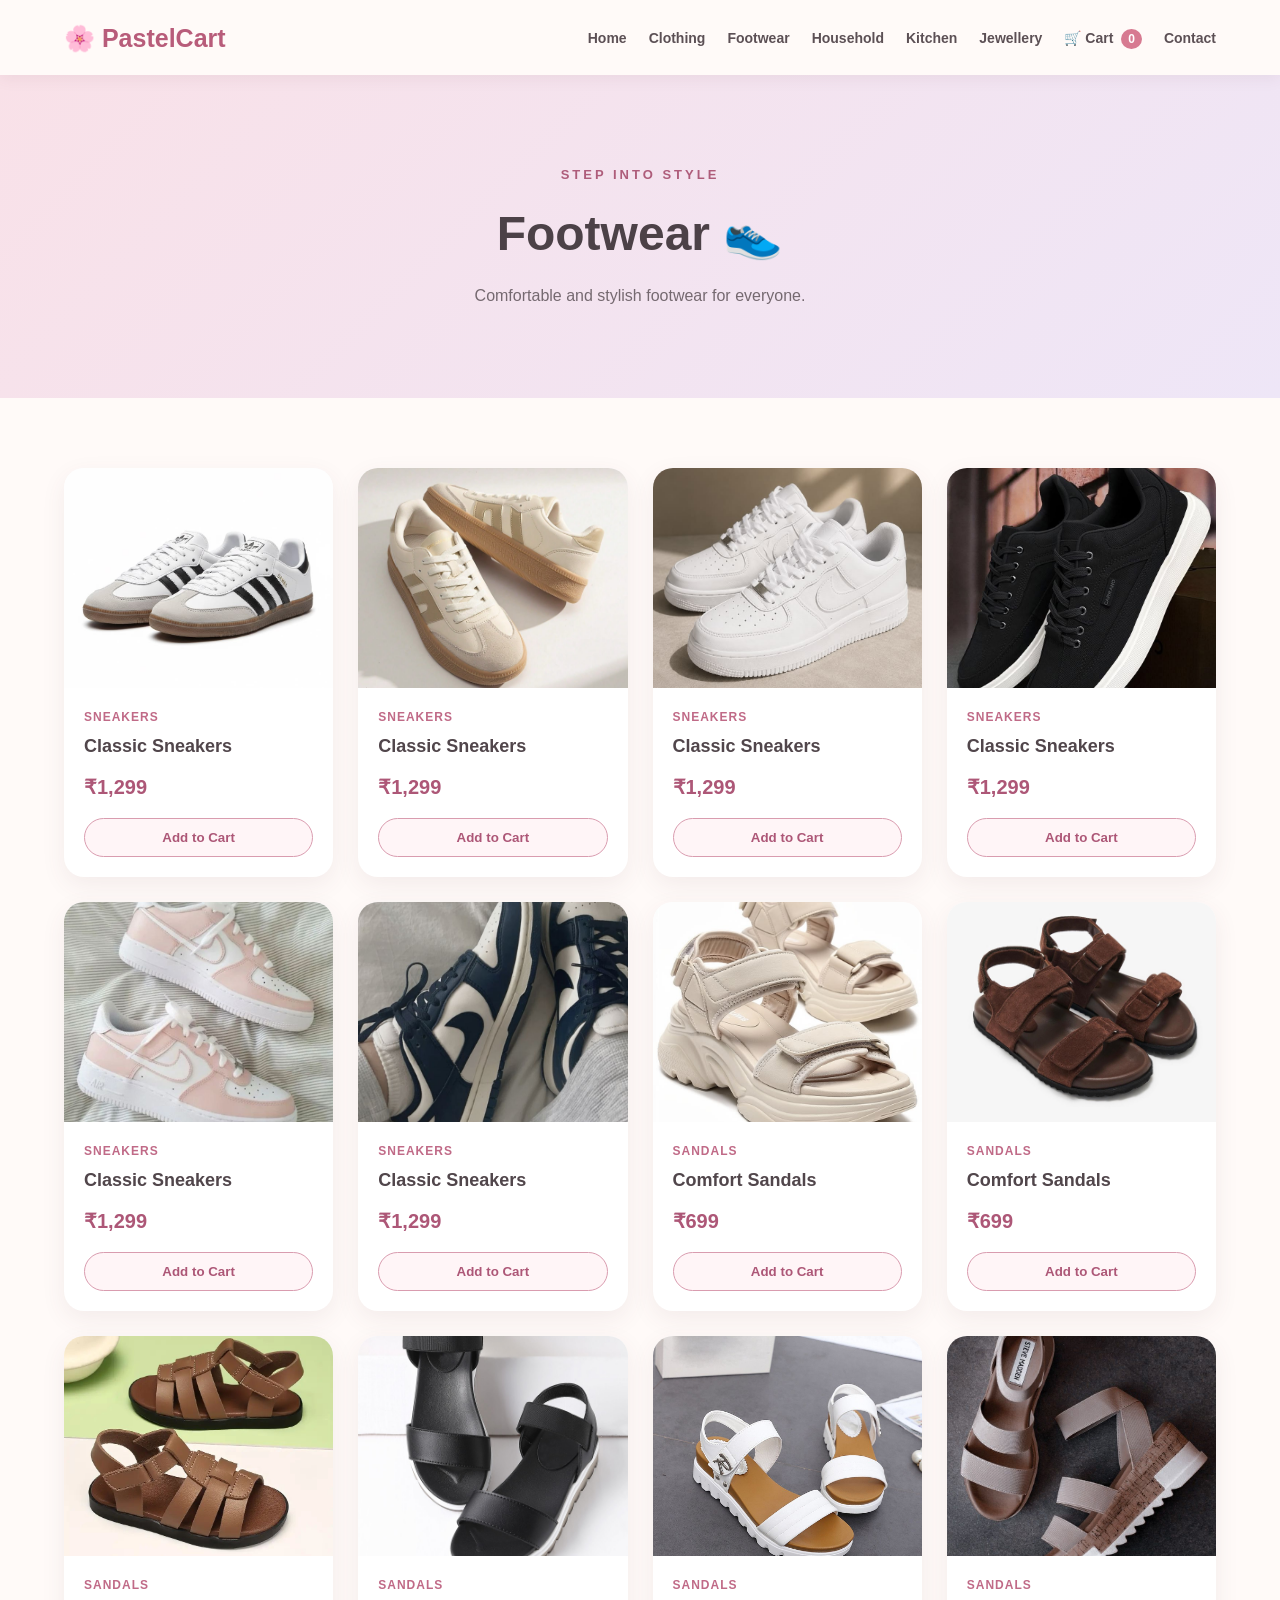
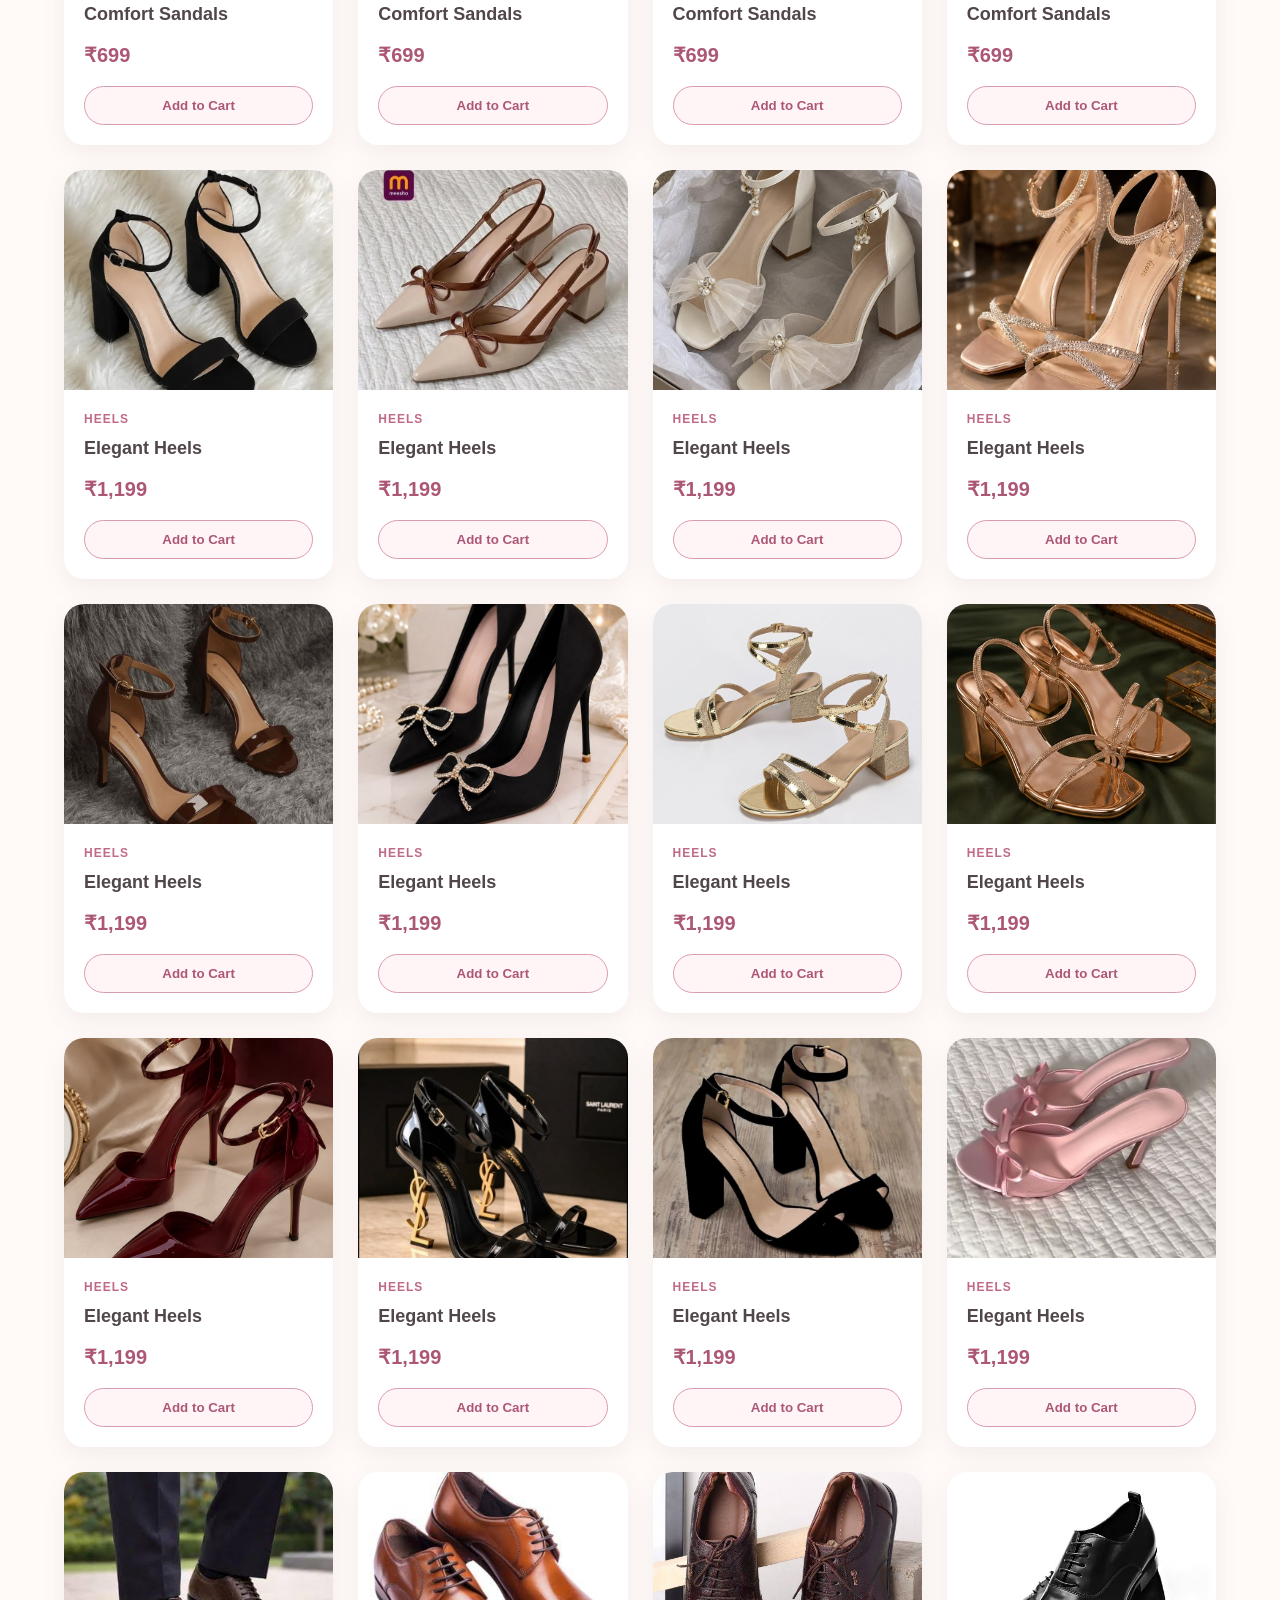
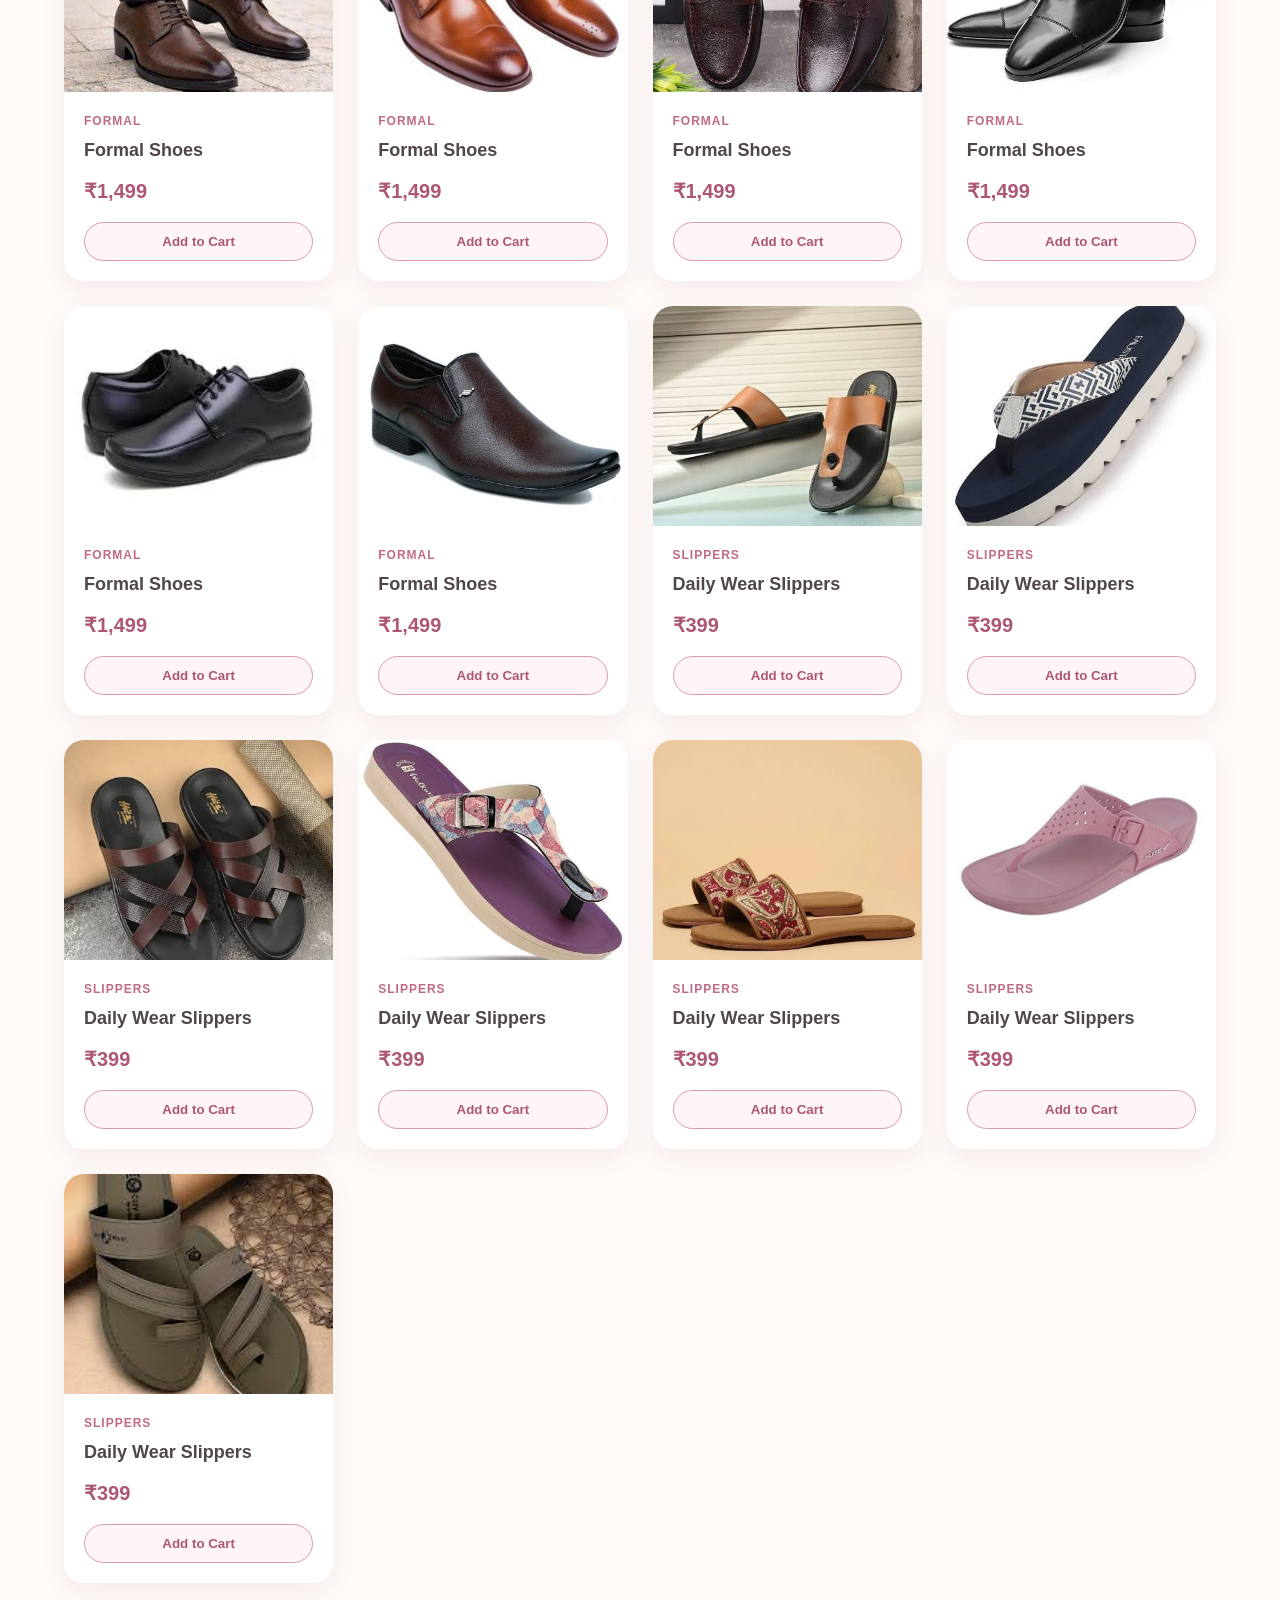
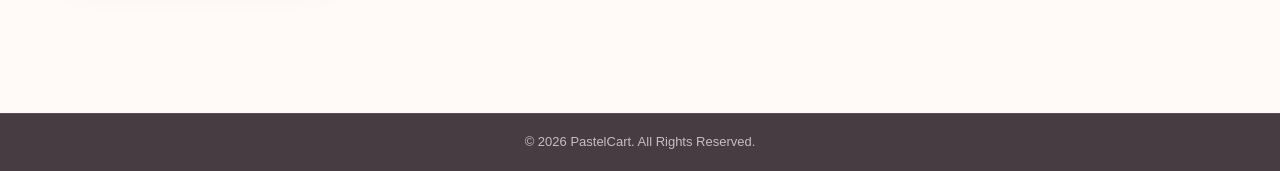
<file: footwear.html>
<!DOCTYPE html>
<html lang="en">

<head>

    <meta charset="UTF-8">

    <meta name="viewport"
        content="width=device-width, initial-scale=1.0">

    <title>Footwear - PastelCart</title>

    <link rel="stylesheet" href="css/style.css">

</head>

<body>

<header>

<nav class="navbar">

    <div class="logo">
        🌸 PastelCart
    </div>

    <ul class="nav-links">

        <li><a href="index.html">Home</a></li>
        <li><a href="clothing.html">Clothing</a></li>
        <li><a href="footwear.html">Footwear</a></li>
        <li><a href="household.html">Household</a></li>
        <li><a href="kitchen.html">Kitchen</a></li>
        <li><a href="jewellery.html">Jewellery</a></li>
        <li><a href="cart.html">
    🛒 Cart
    <span class="cart-count">0</span>
</a></li>
        <li><a href="contact.html">Contact</a></li>

    </ul>

</nav>

</header>


<section class="page-banner">

    <p>STEP INTO STYLE</p>

    <h1>Footwear 👟</h1>

    <p>
        Comfortable and stylish footwear for everyone.
    </p>

</section>


<section class="section">

<div class="product-container">

    <div class="product-card">

        <div class="product-image"><img src="images\footwear\sneakers-1.jpg"></div>

        <div class="product-info">

            <p class="product-category">Sneakers</p>

            <h3>Classic Sneakers</h3>

            <p class="price">₹1,299</p>

            <button class="add-cart"
                onclick="addToCart('Classic Sneakers', 1299)">
                Add to Cart
            </button>

        </div>

    </div>

    <div class="product-card">

        <div class="product-image"><img src="images\footwear\sneakers-2.jpg"></div>

        <div class="product-info">

            <p class="product-category">Sneakers</p>

            <h3>Classic Sneakers</h3>

            <p class="price">₹1,299</p>

            <button class="add-cart"
                onclick="addToCart('Classic Sneakers', 1299)">
                Add to Cart
            </button>

        </div>

    </div>

    <div class="product-card">

        <div class="product-image"><img src="images\footwear\sneakers-3.jpg"></div>

        <div class="product-info">

            <p class="product-category">Sneakers</p>

            <h3>Classic Sneakers</h3>

            <p class="price">₹1,299</p>

            <button class="add-cart"
                onclick="addToCart('Classic Sneakers', 1299)">
                Add to Cart
            </button>

        </div>

    </div>

    <div class="product-card">

        <div class="product-image"><img src="images\footwear\sneakers-4.jpg"></div>

        <div class="product-info">

            <p class="product-category">Sneakers</p>

            <h3>Classic Sneakers</h3>

            <p class="price">₹1,299</p>

            <button class="add-cart"
                onclick="addToCart('Classic Sneakers', 1299)">
                Add to Cart
            </button>

        </div>

    </div>

    <div class="product-card">

        <div class="product-image"><img src="images\footwear\sneakers-5.jpg"></div>

        <div class="product-info">

            <p class="product-category">Sneakers</p>

            <h3>Classic Sneakers</h3>

            <p class="price">₹1,299</p>

            <button class="add-cart"
                onclick="addToCart('Classic Sneakers', 1299)">
                Add to Cart
            </button>

        </div>

    </div>

    <div class="product-card">

        <div class="product-image"><img src="images\footwear\sneakers-6.jpg"></div>

        <div class="product-info">

            <p class="product-category">Sneakers</p>

            <h3>Classic Sneakers</h3>

            <p class="price">₹1,299</p>

            <button class="add-cart"
                onclick="addToCart('Classic Sneakers', 1299)">
                Add to Cart
            </button>

        </div>

    </div>


    <div class="product-card">

        <div class="product-image"><img src="images\footwear\sandals-1.jpg"></div>

        <div class="product-info">

            <p class="product-category">Sandals</p>

            <h3>Comfort Sandals</h3>

            <p class="price">₹699</p>

            <button class="add-cart"
                onclick="addToCart('Comfort Sandals', 699)">
                Add to Cart
            </button>

        </div>

    </div>

    <div class="product-card">

        <div class="product-image"><img src="images\footwear\sandals-2.jpg"></div>

        <div class="product-info">

            <p class="product-category">Sandals</p>

            <h3>Comfort Sandals</h3>

            <p class="price">₹699</p>

            <button class="add-cart"
                onclick="addToCart('Comfort Sandals', 699)">
                Add to Cart
            </button>

        </div>

    </div>

    <div class="product-card">

        <div class="product-image"><img src="images\footwear\sandals-3.jpg"></div>

        <div class="product-info">

            <p class="product-category">Sandals</p>

            <h3>Comfort Sandals</h3>

            <p class="price">₹699</p>

            <button class="add-cart"
                onclick="addToCart('Comfort Sandals', 699)">
                Add to Cart
            </button>

        </div>

    </div>

    <div class="product-card">

        <div class="product-image"><img src="images\footwear\sandals-4.jpg"></div>

        <div class="product-info">

            <p class="product-category">Sandals</p>

            <h3>Comfort Sandals</h3>

            <p class="price">₹699</p>

            <button class="add-cart"
                onclick="addToCart('Comfort Sandals', 699)">
                Add to Cart
            </button>

        </div>

    </div>

    <div class="product-card">

        <div class="product-image"><img src="images\footwear\sandals-5.jpg"></div>

        <div class="product-info">

            <p class="product-category">Sandals</p>

            <h3>Comfort Sandals</h3>

            <p class="price">₹699</p>

            <button class="add-cart"
                onclick="addToCart('Comfort Sandals', 699)">
                Add to Cart
            </button>

        </div>

    </div>

    <div class="product-card">

        <div class="product-image"><img src="images\footwear\sandals-6.jpg"></div>

        <div class="product-info">

            <p class="product-category">Sandals</p>

            <h3>Comfort Sandals</h3>

            <p class="price">₹699</p>

            <button class="add-cart"
                onclick="addToCart('Comfort Sandals', 699)">
                Add to Cart
            </button>

        </div>

    </div>


    <div class="product-card">

        <div class="product-image"><img src="images\footwear\heels-1.jpg"></div>

        <div class="product-info">

            <p class="product-category">Heels</p>

            <h3>Elegant Heels</h3>

            <p class="price">₹1,199</p>

            <button class="add-cart"
                onclick="addToCart('Elegant Heels', 1199)">
                Add to Cart
            </button>

        </div>

    </div>

    <div class="product-card">

        <div class="product-image"><img src="images\footwear\heels-2.jpg"></div>

        <div class="product-info">

            <p class="product-category">Heels</p>

            <h3>Elegant Heels</h3>

            <p class="price">₹1,199</p>

            <button class="add-cart"
                onclick="addToCart('Elegant Heels', 1199)">
                Add to Cart
            </button>

        </div>

    </div>

    <div class="product-card">

        <div class="product-image"><img src="images\footwear\heels-3.jpg"></div>

        <div class="product-info">

            <p class="product-category">Heels</p>

            <h3>Elegant Heels</h3>

            <p class="price">₹1,199</p>

            <button class="add-cart"
                onclick="addToCart('Elegant Heels', 1199)">
                Add to Cart
            </button>

        </div>

    </div>

    <div class="product-card">

        <div class="product-image"><img src="images\footwear\heels-4.jpg"></div>

        <div class="product-info">

            <p class="product-category">Heels</p>

            <h3>Elegant Heels</h3>

            <p class="price">₹1,199</p>

            <button class="add-cart"
                onclick="addToCart('Elegant Heels', 1199)">
                Add to Cart
            </button>

        </div>

    </div>

    <div class="product-card">

        <div class="product-image"><img src="images\footwear\heels-5.jpg"></div>

        <div class="product-info">

            <p class="product-category">Heels</p>

            <h3>Elegant Heels</h3>

            <p class="price">₹1,199</p>

            <button class="add-cart"
                onclick="addToCart('Elegant Heels', 1199)">
                Add to Cart
            </button>

        </div>

    </div>

    <div class="product-card">

        <div class="product-image"><img src="images\footwear\heels-6.jpg"></div>

        <div class="product-info">

            <p class="product-category">Heels</p>

            <h3>Elegant Heels</h3>

            <p class="price">₹1,199</p>

            <button class="add-cart"
                onclick="addToCart('Elegant Heels', 1199)">
                Add to Cart
            </button>

        </div>

    </div>

    <div class="product-card">

        <div class="product-image"><img src="images\footwear\heels-7.jpg"></div>

        <div class="product-info">

            <p class="product-category">Heels</p>

            <h3>Elegant Heels</h3>

            <p class="price">₹1,199</p>

            <button class="add-cart"
                onclick="addToCart('Elegant Heels', 1199)">
                Add to Cart
            </button>

        </div>

    </div>

    <div class="product-card">

        <div class="product-image"><img src="images\footwear\heels-8.jpg"></div>

        <div class="product-info">

            <p class="product-category">Heels</p>

            <h3>Elegant Heels</h3>

            <p class="price">₹1,199</p>

            <button class="add-cart"
                onclick="addToCart('Elegant Heels', 1199)">
                Add to Cart
            </button>

        </div>

    </div>

    <div class="product-card">

        <div class="product-image"><img src="images\footwear\heels-9.jpg"></div>

        <div class="product-info">

            <p class="product-category">Heels</p>

            <h3>Elegant Heels</h3>

            <p class="price">₹1,199</p>

            <button class="add-cart"
                onclick="addToCart('Elegant Heels', 1199)">
                Add to Cart
            </button>

        </div>

    </div>

    <div class="product-card">

        <div class="product-image"><img src="images\footwear\heels-10.jpg"></div>

        <div class="product-info">

            <p class="product-category">Heels</p>

            <h3>Elegant Heels</h3>

            <p class="price">₹1,199</p>

            <button class="add-cart"
                onclick="addToCart('Elegant Heels', 1199)">
                Add to Cart
            </button>

        </div>

    </div>

    <div class="product-card">

        <div class="product-image"><img src="images\footwear\heels-11.jpg"></div>

        <div class="product-info">

            <p class="product-category">Heels</p>

            <h3>Elegant Heels</h3>

            <p class="price">₹1,199</p>

            <button class="add-cart"
                onclick="addToCart('Elegant Heels', 1199)">
                Add to Cart
            </button>

        </div>

    </div>

    <div class="product-card">

        <div class="product-image"><img src="images\footwear\heels-12.jpg"></div>

        <div class="product-info">

            <p class="product-category">Heels</p>

            <h3>Elegant Heels</h3>

            <p class="price">₹1,199</p>

            <button class="add-cart"
                onclick="addToCart('Elegant Heels', 1199)">
                Add to Cart
            </button>

        </div>

    </div>

    <div class="product-card">

        <div class="product-image"><img src="images\footwear\shoes-1.jpg"></div>

        <div class="product-info">

            <p class="product-category">Formal</p>

            <h3>Formal Shoes</h3>

            <p class="price">₹1,499</p>

            <button class="add-cart"
                onclick="addToCart('Formal Shoes', 1499)">
                Add to Cart
            </button>

        </div>

    </div>

    <div class="product-card">

        <div class="product-image"><img src="images\footwear\shoes-2.jpg"></div>

        <div class="product-info">

            <p class="product-category">Formal</p>

            <h3>Formal Shoes</h3>

            <p class="price">₹1,499</p>

            <button class="add-cart"
                onclick="addToCart('Formal Shoes', 1499)">
                Add to Cart
            </button>

        </div>

    </div>

    <div class="product-card">

        <div class="product-image"><img src="images\footwear\shoes-3.jpg"></div>

        <div class="product-info">

            <p class="product-category">Formal</p>

            <h3>Formal Shoes</h3>

            <p class="price">₹1,499</p>

            <button class="add-cart"
                onclick="addToCart('Formal Shoes', 1499)">
                Add to Cart
            </button>

        </div>

    </div>

    <div class="product-card">

        <div class="product-image"><img src="images\footwear\shoes-4.jpg"></div>

        <div class="product-info">

            <p class="product-category">Formal</p>

            <h3>Formal Shoes</h3>

            <p class="price">₹1,499</p>

            <button class="add-cart"
                onclick="addToCart('Formal Shoes', 1499)">
                Add to Cart
            </button>

        </div>

    </div>

    <div class="product-card">

        <div class="product-image"><img src="images\footwear\shoes-5.jpg"></div>

        <div class="product-info">

            <p class="product-category">Formal</p>

            <h3>Formal Shoes</h3>

            <p class="price">₹1,499</p>

            <button class="add-cart"
                onclick="addToCart('Formal Shoes', 1499)">
                Add to Cart
            </button>

        </div>

    </div>

    <div class="product-card">

        <div class="product-image"><img src="images\footwear\shoes-6.jpg"></div>

        <div class="product-info">

            <p class="product-category">Formal</p>

            <h3>Formal Shoes</h3>

            <p class="price">₹1,499</p>

            <button class="add-cart"
                onclick="addToCart('Formal Shoes', 1499)">
                Add to Cart
            </button>

        </div>

    </div>


    <div class="product-card">

        <div class="product-image"><img src="images\footwear\slippers-1.jpg"></div>

        <div class="product-info">

            <p class="product-category">Slippers</p>

            <h3>Daily Wear Slippers</h3>

            <p class="price">₹399</p>

            <button class="add-cart"
                onclick="addToCart('Daily Wear Slippers', 399)">
                Add to Cart
            </button>

        </div>

    </div>

    <div class="product-card">

        <div class="product-image"><img src="images\footwear\slippers-2.jpg"></div>

        <div class="product-info">

            <p class="product-category">Slippers</p>

            <h3>Daily Wear Slippers</h3>

            <p class="price">₹399</p>

            <button class="add-cart"
                onclick="addToCart('Daily Wear Slippers', 399)">
                Add to Cart
            </button>

        </div>

    </div>

    <div class="product-card">

        <div class="product-image"><img src="images\footwear\slippers-3.jpg"></div>

        <div class="product-info">

            <p class="product-category">Slippers</p>

            <h3>Daily Wear Slippers</h3>

            <p class="price">₹399</p>

            <button class="add-cart"
                onclick="addToCart('Daily Wear Slippers', 399)">
                Add to Cart
            </button>

        </div>

    </div>

    <div class="product-card">

        <div class="product-image"><img src="images\footwear\slippers-4.jpg"></div>

        <div class="product-info">

            <p class="product-category">Slippers</p>

            <h3>Daily Wear Slippers</h3>

            <p class="price">₹399</p>

            <button class="add-cart"
                onclick="addToCart('Daily Wear Slippers', 399)">
                Add to Cart
            </button>

        </div>

    </div>

    <div class="product-card">

        <div class="product-image"><img src="images\footwear\slippers-5.jpg"></div>

        <div class="product-info">

            <p class="product-category">Slippers</p>

            <h3>Daily Wear Slippers</h3>

            <p class="price">₹399</p>

            <button class="add-cart"
                onclick="addToCart('Daily Wear Slippers', 399)">
                Add to Cart
            </button>

        </div>

    </div>

    <div class="product-card">

        <div class="product-image"><img src="images\footwear\slippers-6.jpg"></div>

        <div class="product-info">

            <p class="product-category">Slippers</p>

            <h3>Daily Wear Slippers</h3>

            <p class="price">₹399</p>

            <button class="add-cart"
                onclick="addToCart('Daily Wear Slippers', 399)">
                Add to Cart
            </button>

        </div>

    </div>

    <div class="product-card">

        <div class="product-image"><img src="images\footwear\slippers-7.jpg"></div>

        <div class="product-info">

            <p class="product-category">Slippers</p>

            <h3>Daily Wear Slippers</h3>

            <p class="price">₹399</p>

            <button class="add-cart"
                onclick="addToCart('Daily Wear Slippers', 399)">
                Add to Cart
            </button>

        </div>

    </div>

</div>

</section>


<footer>

<div class="copyright">

    <p>© 2026 PastelCart. All Rights Reserved.</p>

</div>

</footer>


<script src="js/script.js"></script>

</body>

</html>
</file>
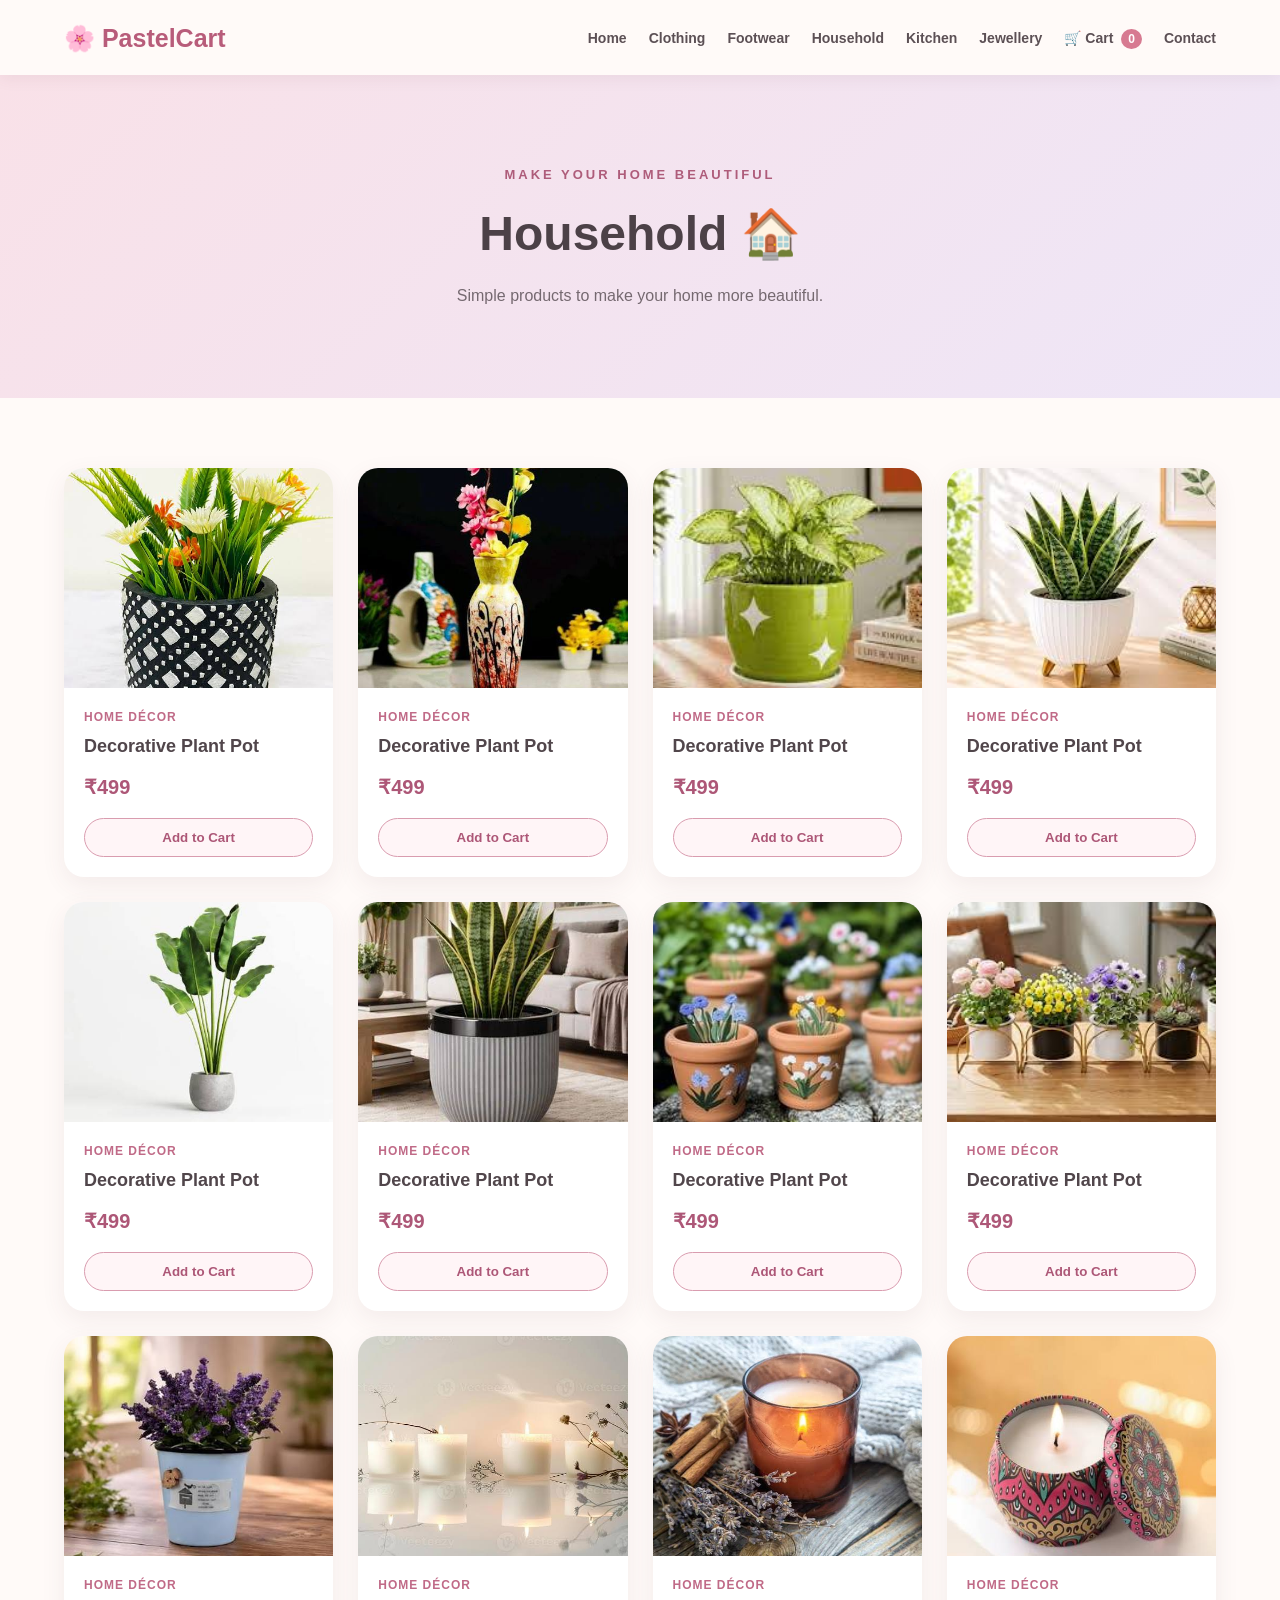
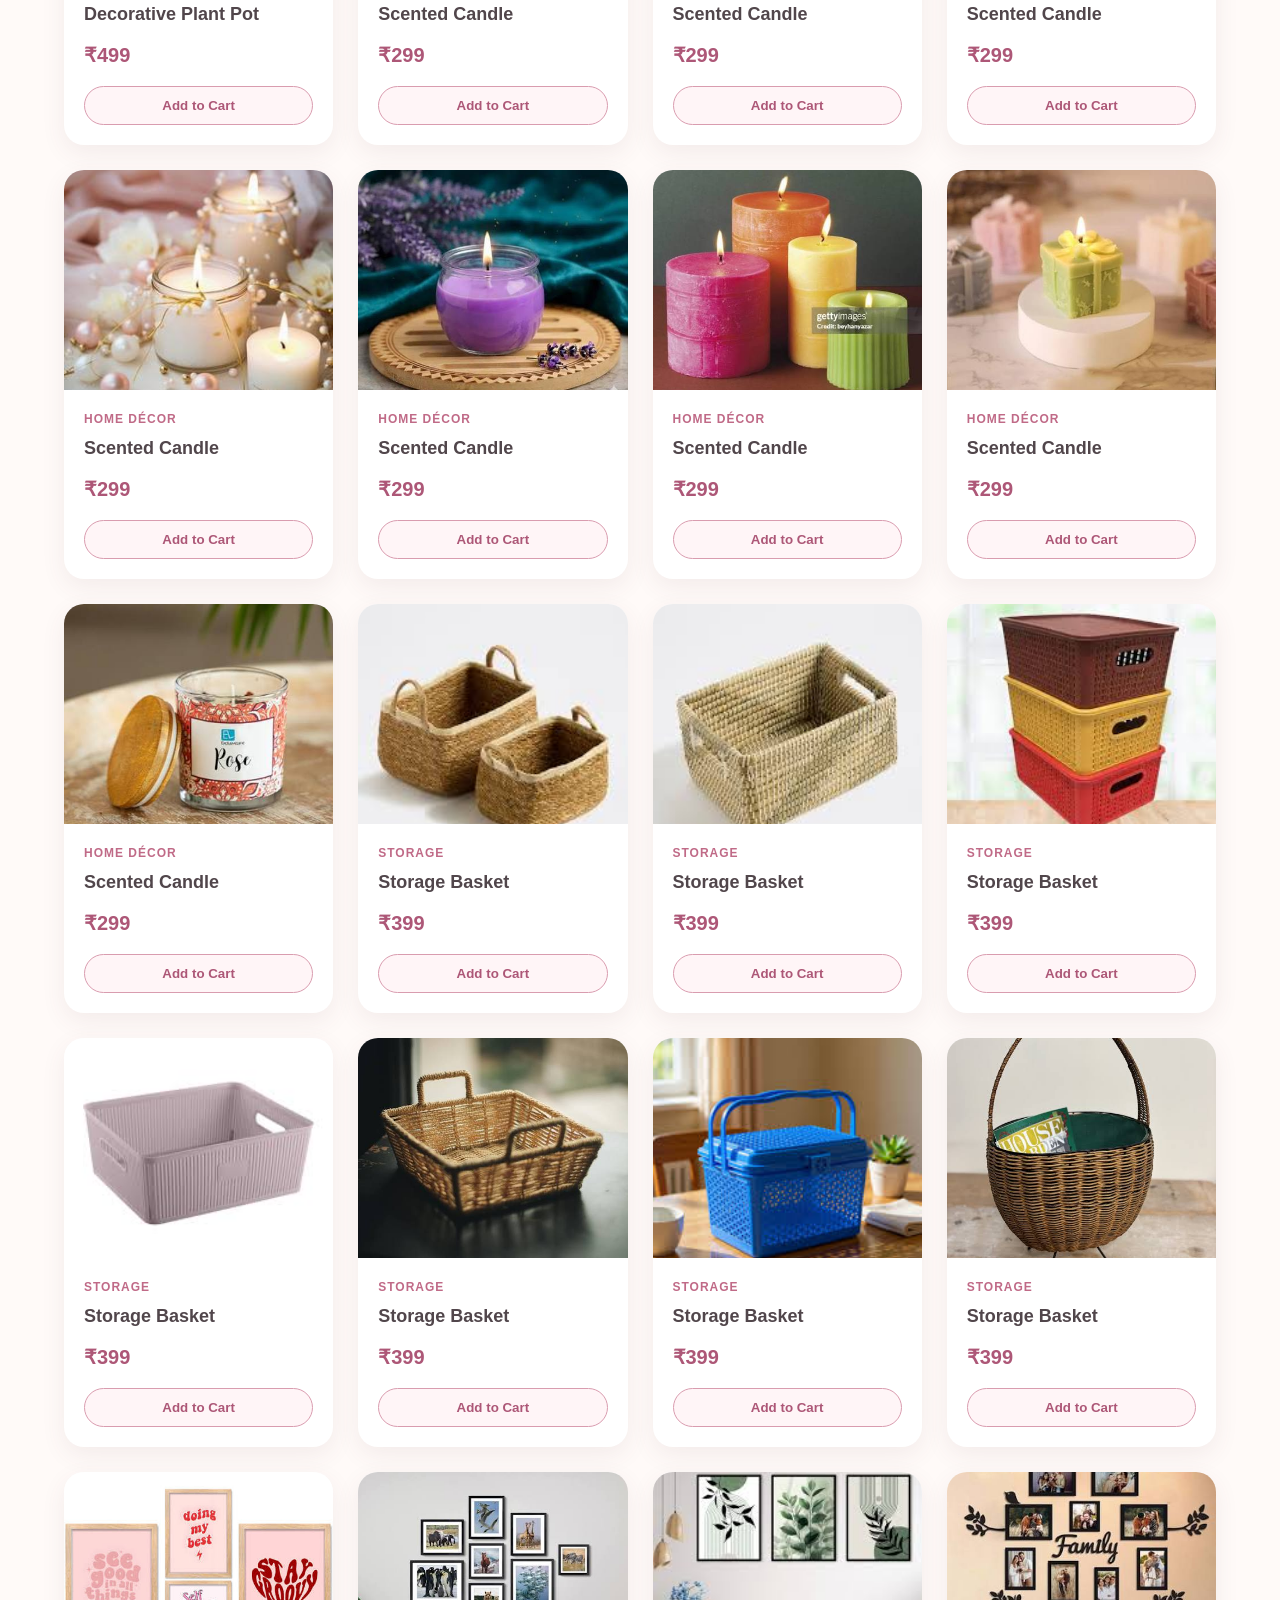
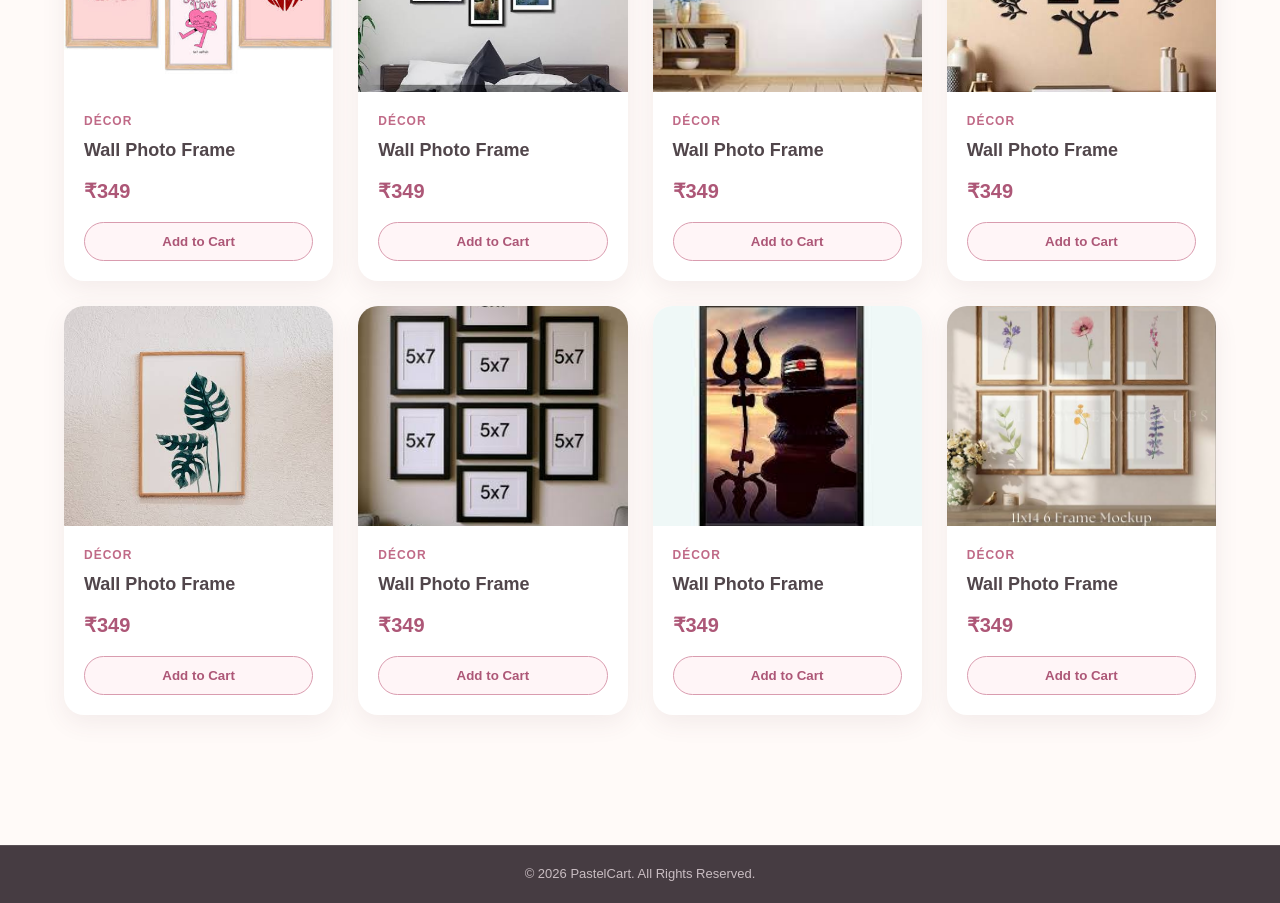
<file: household.html>
<!DOCTYPE html>
<html lang="en">

<head>

    <meta charset="UTF-8">

    <meta name="viewport"
        content="width=device-width, initial-scale=1.0">

    <title>Household - PastelCart</title>

    <link rel="stylesheet" href="css/style.css">

</head>

<body>

<header>

<nav class="navbar">

    <div class="logo">
        🌸 PastelCart
    </div>

    <ul class="nav-links">

        <li><a href="index.html">Home</a></li>
        <li><a href="clothing.html">Clothing</a></li>
        <li><a href="footwear.html">Footwear</a></li>
        <li><a href="household.html">Household</a></li>
        <li><a href="kitchen.html">Kitchen</a></li>
        <li><a href="jewellery.html">Jewellery</a></li>
        <li><a href="cart.html">
    🛒 Cart
    <span class="cart-count">0</span>
</a></li>
        <li><a href="contact.html">Contact</a></li>

    </ul>

</nav>

</header>


<section class="page-banner">

    <p>MAKE YOUR HOME BEAUTIFUL</p>

    <h1>Household 🏠</h1>

    <p>
        Simple products to make your home more beautiful.
    </p>

</section>


<section class="section">

<div class="product-container">


    <div class="product-card">

        <div class="product-image"><img src="images\household\plant-1.jpg"></div>

        <div class="product-info">

            <p class="product-category">Home Décor</p>

            <h3>Decorative Plant Pot</h3>

            <p class="price">₹499</p>

            <button class="add-cart"
                onclick="addToCart('Decorative Plant Pot', 499)">
                Add to Cart
            </button>

        </div>

    </div>

    <div class="product-card">

        <div class="product-image"><img src="images\household\plant-2.jpg"></div>

        <div class="product-info">

            <p class="product-category">Home Décor</p>

            <h3>Decorative Plant Pot</h3>

            <p class="price">₹499</p>

            <button class="add-cart"
                onclick="addToCart('Decorative Plant Pot', 499)">
                Add to Cart
            </button>

        </div>

    </div>

    <div class="product-card">

        <div class="product-image"><img src="images\household\plant-3.jpg"></div>

        <div class="product-info">

            <p class="product-category">Home Décor</p>

            <h3>Decorative Plant Pot</h3>

            <p class="price">₹499</p>

            <button class="add-cart"
                onclick="addToCart('Decorative Plant Pot', 499)">
                Add to Cart
            </button>

        </div>

    </div>

    <div class="product-card">

        <div class="product-image"><img src="images\household\plant-4.jpg"></div>

        <div class="product-info">

            <p class="product-category">Home Décor</p>

            <h3>Decorative Plant Pot</h3>

            <p class="price">₹499</p>

            <button class="add-cart"
                onclick="addToCart('Decorative Plant Pot', 499)">
                Add to Cart
            </button>

        </div>

    </div>

    <div class="product-card">

        <div class="product-image"><img src="images\household\plant-5.jpg"></div>

        <div class="product-info">

            <p class="product-category">Home Décor</p>

            <h3>Decorative Plant Pot</h3>

            <p class="price">₹499</p>

            <button class="add-cart"
                onclick="addToCart('Decorative Plant Pot', 499)">
                Add to Cart
            </button>

        </div>

    </div>

    <div class="product-card">

        <div class="product-image"><img src="images\household\plant-6.jpg"></div>

        <div class="product-info">

            <p class="product-category">Home Décor</p>

            <h3>Decorative Plant Pot</h3>

            <p class="price">₹499</p>

            <button class="add-cart"
                onclick="addToCart('Decorative Plant Pot', 499)">
                Add to Cart
            </button>

        </div>

    </div>

    <div class="product-card">

        <div class="product-image"><img src="images\household\plant-7.jpg"></div>

        <div class="product-info">

            <p class="product-category">Home Décor</p>

            <h3>Decorative Plant Pot</h3>

            <p class="price">₹499</p>

            <button class="add-cart"
                onclick="addToCart('Decorative Plant Pot', 499)">
                Add to Cart
            </button>

        </div>

    </div>

    <div class="product-card">

        <div class="product-image"><img src="images\household\plant-8.jpg"></div>

        <div class="product-info">

            <p class="product-category">Home Décor</p>

            <h3>Decorative Plant Pot</h3>

            <p class="price">₹499</p>

            <button class="add-cart"
                onclick="addToCart('Decorative Plant Pot', 499)">
                Add to Cart
            </button>

        </div>

    </div>

    <div class="product-card">

        <div class="product-image"><img src="images\household\plant-9.jpg"></div>

        <div class="product-info">

            <p class="product-category">Home Décor</p>

            <h3>Decorative Plant Pot</h3>

            <p class="price">₹499</p>

            <button class="add-cart"
                onclick="addToCart('Decorative Plant Pot', 499)">
                Add to Cart
            </button>

        </div>

    </div>


    <div class="product-card">

        <div class="product-image"><img src="images\household\candles-1.jpg"></div>

        <div class="product-info">

            <p class="product-category">Home Décor</p>

            <h3>Scented Candle</h3>

            <p class="price">₹299</p>

            <button class="add-cart"
                onclick="addToCart('Scented Candle', 299)">
                Add to Cart
            </button>

        </div>

    </div>

    <div class="product-card">

        <div class="product-image"><img src="images\household\candles-2.jpg"></div>

        <div class="product-info">

            <p class="product-category">Home Décor</p>

            <h3>Scented Candle</h3>

            <p class="price">₹299</p>

            <button class="add-cart"
                onclick="addToCart('Scented Candle', 299)">
                Add to Cart
            </button>

        </div>

    </div>

    <div class="product-card">

        <div class="product-image"><img src="images\household\candles-3.jpg"></div>

        <div class="product-info">

            <p class="product-category">Home Décor</p>

            <h3>Scented Candle</h3>

            <p class="price">₹299</p>

            <button class="add-cart"
                onclick="addToCart('Scented Candle', 299)">
                Add to Cart
            </button>

        </div>

    </div>

    <div class="product-card">

        <div class="product-image"><img src="images\household\candles-4.jpg"></div>

        <div class="product-info">

            <p class="product-category">Home Décor</p>

            <h3>Scented Candle</h3>

            <p class="price">₹299</p>

            <button class="add-cart"
                onclick="addToCart('Scented Candle', 299)">
                Add to Cart
            </button>

        </div>

    </div>

    <div class="product-card">

        <div class="product-image"><img src="images\household\candles-5.jpg"></div>

        <div class="product-info">

            <p class="product-category">Home Décor</p>

            <h3>Scented Candle</h3>

            <p class="price">₹299</p>

            <button class="add-cart"
                onclick="addToCart('Scented Candle', 299)">
                Add to Cart
            </button>

        </div>

    </div>

    <div class="product-card">

        <div class="product-image"><img src="images\household\candles-6.jpg"></div>

        <div class="product-info">

            <p class="product-category">Home Décor</p>

            <h3>Scented Candle</h3>

            <p class="price">₹299</p>

            <button class="add-cart"
                onclick="addToCart('Scented Candle', 299)">
                Add to Cart
            </button>

        </div>

    </div>

    <div class="product-card">

        <div class="product-image"><img src="images\household\candles-7.jpg"></div>

        <div class="product-info">

            <p class="product-category">Home Décor</p>

            <h3>Scented Candle</h3>

            <p class="price">₹299</p>

            <button class="add-cart"
                onclick="addToCart('Scented Candle', 299)">
                Add to Cart
            </button>

        </div>

    </div>

    <div class="product-card">

        <div class="product-image"><img src="images\household\candles-8.jpg"></div>

        <div class="product-info">

            <p class="product-category">Home Décor</p>

            <h3>Scented Candle</h3>

            <p class="price">₹299</p>

            <button class="add-cart"
                onclick="addToCart('Scented Candle', 299)">
                Add to Cart
            </button>

        </div>

    </div>


    <div class="product-card">

        <div class="product-image"><img src="images\household\baskets-1.jpg"></div>

        <div class="product-info">

            <p class="product-category">Storage</p>

            <h3>Storage Basket</h3>

            <p class="price">₹399</p>

            <button class="add-cart"
                onclick="addToCart('Storage Basket', 399)">
                Add to Cart
            </button>

        </div>

    </div>

    <div class="product-card">

        <div class="product-image"><img src="images\household\baskets-2.jpg"></div>

        <div class="product-info">

            <p class="product-category">Storage</p>

            <h3>Storage Basket</h3>

            <p class="price">₹399</p>

            <button class="add-cart"
                onclick="addToCart('Storage Basket', 399)">
                Add to Cart
            </button>

        </div>

    </div>

    <div class="product-card">

        <div class="product-image"><img src="images\household\baskets-3.jpg"></div>

        <div class="product-info">

            <p class="product-category">Storage</p>

            <h3>Storage Basket</h3>

            <p class="price">₹399</p>

            <button class="add-cart"
                onclick="addToCart('Storage Basket', 399)">
                Add to Cart
            </button>

        </div>

    </div>

    <div class="product-card">

        <div class="product-image"><img src="images\household\baskets-4.jpg"></div>

        <div class="product-info">

            <p class="product-category">Storage</p>

            <h3>Storage Basket</h3>

            <p class="price">₹399</p>

            <button class="add-cart"
                onclick="addToCart('Storage Basket', 399)">
                Add to Cart
            </button>

        </div>

    </div>

    <div class="product-card">

        <div class="product-image"><img src="images\household\baskets-5.jpg"></div>

        <div class="product-info">

            <p class="product-category">Storage</p>

            <h3>Storage Basket</h3>

            <p class="price">₹399</p>

            <button class="add-cart"
                onclick="addToCart('Storage Basket', 399)">
                Add to Cart
            </button>

        </div>

    </div>

    <div class="product-card">

        <div class="product-image"><img src="images\household\baskets-6.jpg"></div>

        <div class="product-info">

            <p class="product-category">Storage</p>

            <h3>Storage Basket</h3>

            <p class="price">₹399</p>

            <button class="add-cart"
                onclick="addToCart('Storage Basket', 399)">
                Add to Cart
            </button>

        </div>

    </div>

    <div class="product-card">

        <div class="product-image"><img src="images\household\baskets-7.jpg"></div>

        <div class="product-info">

            <p class="product-category">Storage</p>

            <h3>Storage Basket</h3>

            <p class="price">₹399</p>

            <button class="add-cart"
                onclick="addToCart('Storage Basket', 399)">
                Add to Cart
            </button>

        </div>

    </div>

    <div class="product-card">

        <div class="product-image"><img src="images\household\frames-1.jpg"></div>

        <div class="product-info">

            <p class="product-category">Décor</p>

            <h3>Wall Photo Frame</h3>

            <p class="price">₹349</p>

            <button class="add-cart"
                onclick="addToCart('Wall Photo Frame', 349)">
                Add to Cart
            </button>

        </div>

    </div>

    <div class="product-card">

        <div class="product-image"><img src="images\household\frames-2.jpg"></div>

        <div class="product-info">

            <p class="product-category">Décor</p>

            <h3>Wall Photo Frame</h3>

            <p class="price">₹349</p>

            <button class="add-cart"
                onclick="addToCart('Wall Photo Frame', 349)">
                Add to Cart
            </button>

        </div>

    </div>

    <div class="product-card">

        <div class="product-image"><img src="images\household\frames-3.jpg"></div>

        <div class="product-info">

            <p class="product-category">Décor</p>

            <h3>Wall Photo Frame</h3>

            <p class="price">₹349</p>

            <button class="add-cart"
                onclick="addToCart('Wall Photo Frame', 349)">
                Add to Cart
            </button>

        </div>

    </div>

    <div class="product-card">

        <div class="product-image"><img src="images\household\frames-4.jpg"></div>

        <div class="product-info">

            <p class="product-category">Décor</p>

            <h3>Wall Photo Frame</h3>

            <p class="price">₹349</p>

            <button class="add-cart"
                onclick="addToCart('Wall Photo Frame', 349)">
                Add to Cart
            </button>

        </div>

    </div>

    <div class="product-card">

        <div class="product-image"><img src="images\household\frames-5.jpg"></div>

        <div class="product-info">

            <p class="product-category">Décor</p>

            <h3>Wall Photo Frame</h3>

            <p class="price">₹349</p>

            <button class="add-cart"
                onclick="addToCart('Wall Photo Frame', 349)">
                Add to Cart
            </button>

        </div>

    </div>

    <div class="product-card">

        <div class="product-image"><img src="images\household\frames-6.jpg"></div>

        <div class="product-info">

            <p class="product-category">Décor</p>

            <h3>Wall Photo Frame</h3>

            <p class="price">₹349</p>

            <button class="add-cart"
                onclick="addToCart('Wall Photo Frame', 349)">
                Add to Cart
            </button>

        </div>

    </div>

    <div class="product-card">

        <div class="product-image"><img src="images\household\frames-7.jpg"></div>

        <div class="product-info">

            <p class="product-category">Décor</p>

            <h3>Wall Photo Frame</h3>

            <p class="price">₹349</p>

            <button class="add-cart"
                onclick="addToCart('Wall Photo Frame', 349)">
                Add to Cart
            </button>

        </div>

    </div>

    <div class="product-card">

        <div class="product-image"><img src="images\household\frames-8.jpg"></div>

        <div class="product-info">

            <p class="product-category">Décor</p>

            <h3>Wall Photo Frame</h3>

            <p class="price">₹349</p>

            <button class="add-cart"
                onclick="addToCart('Wall Photo Frame', 349)">
                Add to Cart
            </button>

        </div>

    </div>

</div>

</section>


<footer>

<div class="copyright">

    <p>© 2026 PastelCart. All Rights Reserved.</p>

</div>

</footer>


<script src="js/script.js"></script>

</body>

</html>
</file>
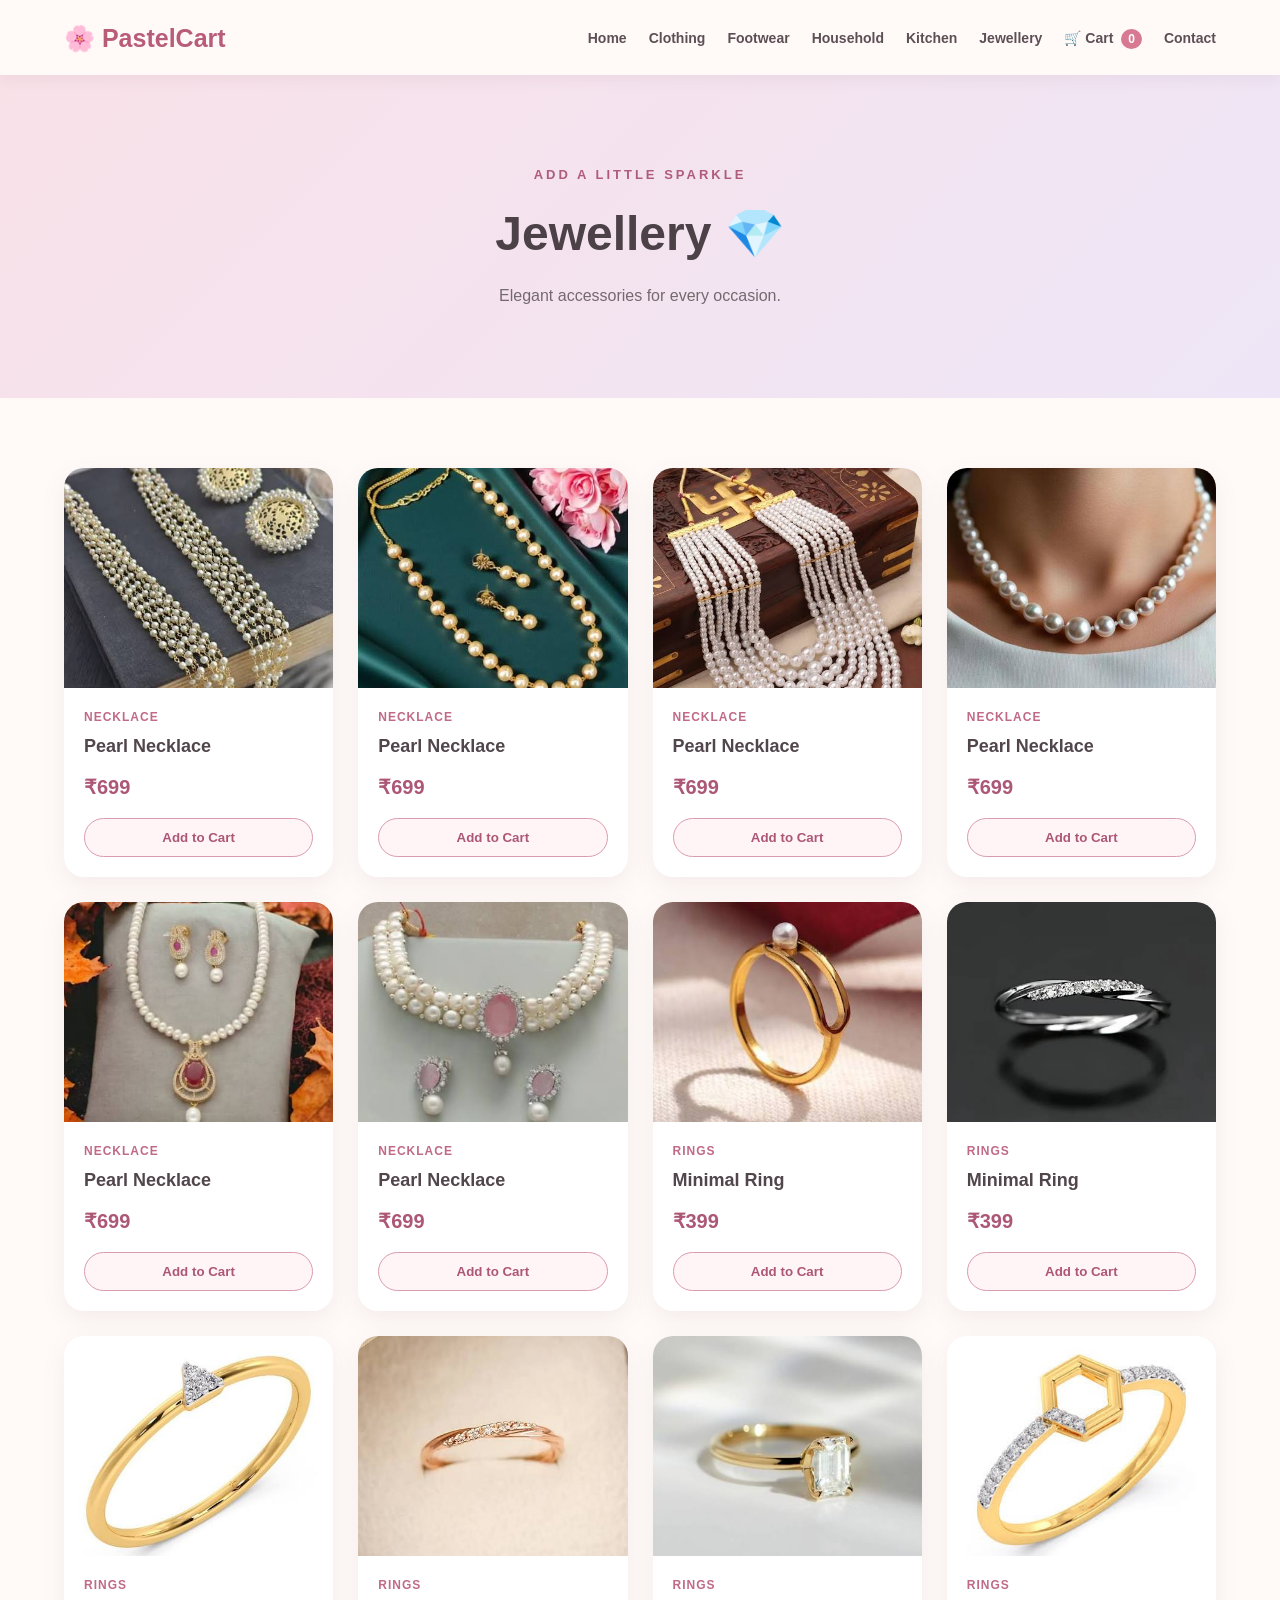
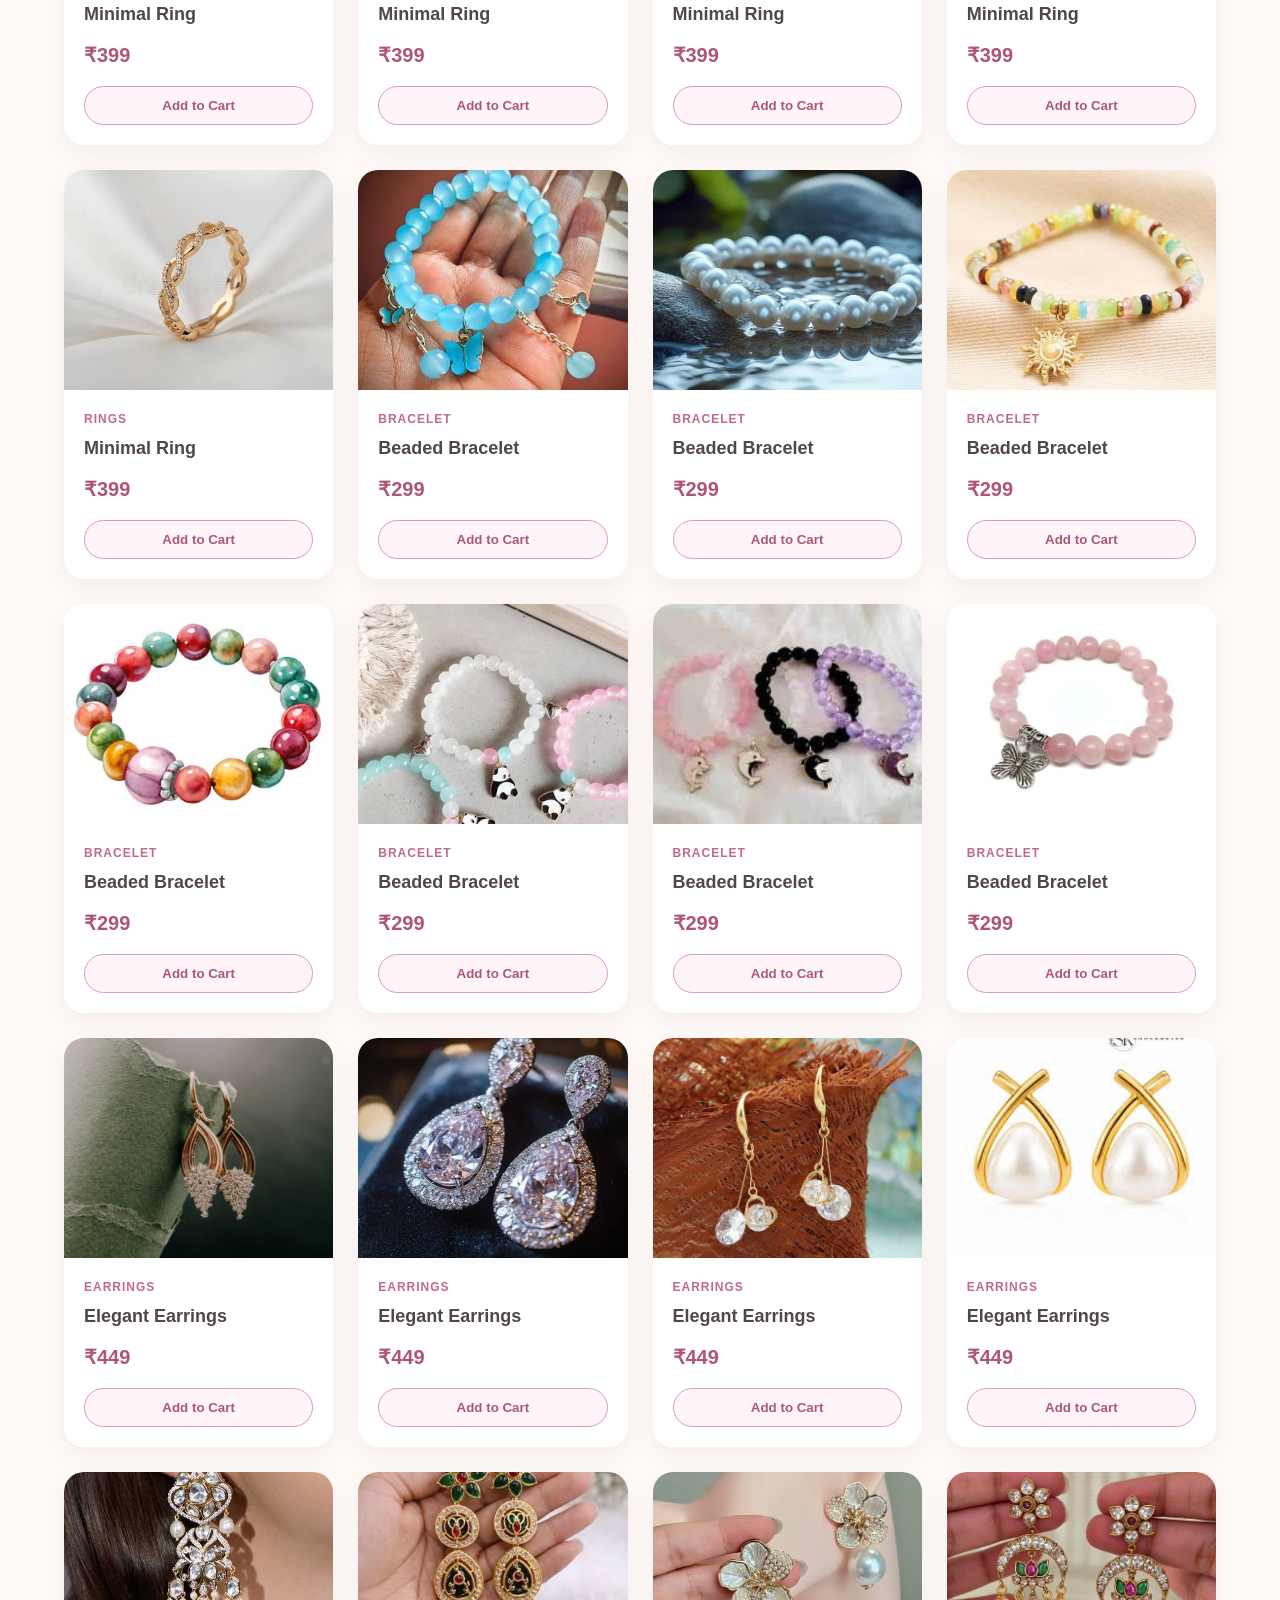
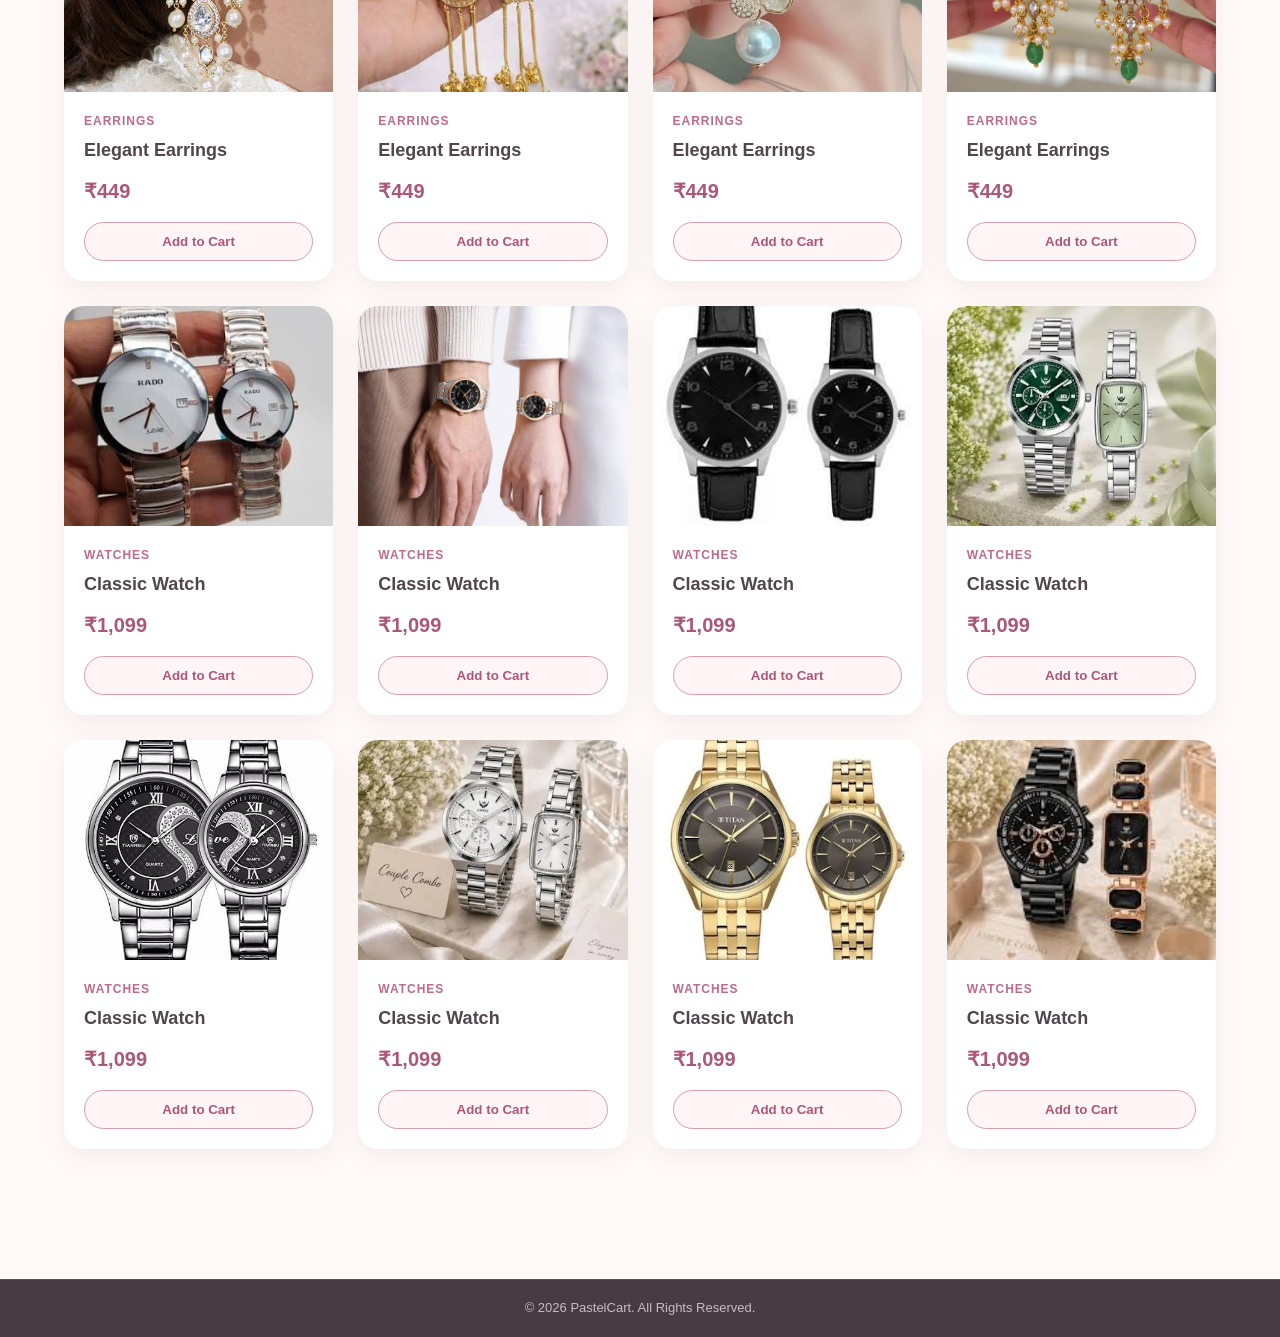
<file: jewellery.html>
<!DOCTYPE html>
<html lang="en">

<head>

    <meta charset="UTF-8">

    <meta name="viewport"
        content="width=device-width, initial-scale=1.0">

    <title>Jewellery - PastelCart</title>

    <link rel="stylesheet" href="css/style.css">

</head>

<body>

<header>

<nav class="navbar">

    <div class="logo">
        🌸 PastelCart
    </div>

    <ul class="nav-links">

        <li><a href="index.html">Home</a></li>
        <li><a href="clothing.html">Clothing</a></li>
        <li><a href="footwear.html">Footwear</a></li>
        <li><a href="household.html">Household</a></li>
        <li><a href="kitchen.html">Kitchen</a></li>
        <li><a href="jewellery.html">Jewellery</a></li>
        <li><a href="cart.html">
    🛒 Cart
    <span class="cart-count">0</span>
</a></li>
        <li><a href="contact.html">Contact</a></li>

    </ul>

</nav>

</header>


<section class="page-banner">

    <p>ADD A LITTLE SPARKLE</p>

    <h1>Jewellery 💎</h1>

    <p>
        Elegant accessories for every occasion.
    </p>

</section>


<section class="section">

<div class="product-container">


    <div class="product-card">

        <div class="product-image"><img src="images\jewellery\necklace-1.jpg"></div>

        <div class="product-info">

            <p class="product-category">Necklace</p>

            <h3>Pearl Necklace</h3>

            <p class="price">₹699</p>

            <button class="add-cart"
                onclick="addToCart('Pearl Necklace', 699)">
                Add to Cart
            </button>

        </div>

    </div>

    <div class="product-card">

        <div class="product-image"><img src="images\jewellery\necklace-2.jpg"></div>

        <div class="product-info">

            <p class="product-category">Necklace</p>

            <h3>Pearl Necklace</h3>

            <p class="price">₹699</p>

            <button class="add-cart"
                onclick="addToCart('Pearl Necklace', 699)">
                Add to Cart
            </button>

        </div>

    </div>

    <div class="product-card">

        <div class="product-image"><img src="images\jewellery\necklace-3.jpg"></div>

        <div class="product-info">

            <p class="product-category">Necklace</p>

            <h3>Pearl Necklace</h3>

            <p class="price">₹699</p>

            <button class="add-cart"
                onclick="addToCart('Pearl Necklace', 699)">
                Add to Cart
            </button>

        </div>

    </div>

    <div class="product-card">

        <div class="product-image"><img src="images\jewellery\necklace-4.jpg"></div>

        <div class="product-info">

            <p class="product-category">Necklace</p>

            <h3>Pearl Necklace</h3>

            <p class="price">₹699</p>

            <button class="add-cart"
                onclick="addToCart('Pearl Necklace', 699)">
                Add to Cart
            </button>

        </div>

    </div>

    <div class="product-card">

        <div class="product-image"><img src="images\jewellery\necklace-5.jpg"></div>

        <div class="product-info">

            <p class="product-category">Necklace</p>

            <h3>Pearl Necklace</h3>

            <p class="price">₹699</p>

            <button class="add-cart"
                onclick="addToCart('Pearl Necklace', 699)">
                Add to Cart
            </button>

        </div>

    </div>

    <div class="product-card">

        <div class="product-image"><img src="images\jewellery\necklace-6.jpg"></div>

        <div class="product-info">

            <p class="product-category">Necklace</p>

            <h3>Pearl Necklace</h3>

            <p class="price">₹699</p>

            <button class="add-cart"
                onclick="addToCart('Pearl Necklace', 699)">
                Add to Cart
            </button>

        </div>

    </div>


    <div class="product-card">

        <div class="product-image"><img src="images\jewellery\ring-1.jpg"></div>

        <div class="product-info">

            <p class="product-category">Rings</p>

            <h3>Minimal Ring</h3>

            <p class="price">₹399</p>

            <button class="add-cart"
                onclick="addToCart('Minimal Ring', 399)">
                Add to Cart
            </button>

        </div>

    </div>

    <div class="product-card">

        <div class="product-image"><img src="images\jewellery\ring-2.jpg"></div>

        <div class="product-info">

            <p class="product-category">Rings</p>

            <h3>Minimal Ring</h3>

            <p class="price">₹399</p>

            <button class="add-cart"
                onclick="addToCart('Minimal Ring', 399)">
                Add to Cart
            </button>

        </div>

    </div>

    <div class="product-card">

        <div class="product-image"><img src="images\jewellery\ring-3.jpg"></div>

        <div class="product-info">

            <p class="product-category">Rings</p>

            <h3>Minimal Ring</h3>

            <p class="price">₹399</p>

            <button class="add-cart"
                onclick="addToCart('Minimal Ring', 399)">
                Add to Cart
            </button>

        </div>

    </div>

    <div class="product-card">

        <div class="product-image"><img src="images\jewellery\ring-4.jpg"></div>

        <div class="product-info">

            <p class="product-category">Rings</p>

            <h3>Minimal Ring</h3>

            <p class="price">₹399</p>

            <button class="add-cart"
                onclick="addToCart('Minimal Ring', 399)">
                Add to Cart
            </button>

        </div>

    </div>

    <div class="product-card">

        <div class="product-image"><img src="images\jewellery\ring-5.jpg"></div>

        <div class="product-info">

            <p class="product-category">Rings</p>

            <h3>Minimal Ring</h3>

            <p class="price">₹399</p>

            <button class="add-cart"
                onclick="addToCart('Minimal Ring', 399)">
                Add to Cart
            </button>

        </div>

    </div>

    <div class="product-card">

        <div class="product-image"><img src="images\jewellery\ring-6.jpg"></div>

        <div class="product-info">

            <p class="product-category">Rings</p>

            <h3>Minimal Ring</h3>

            <p class="price">₹399</p>

            <button class="add-cart"
                onclick="addToCart('Minimal Ring', 399)">
                Add to Cart
            </button>

        </div>

    </div>

    <div class="product-card">

        <div class="product-image"><img src="images\jewellery\ring-7.jpg"></div>

        <div class="product-info">

            <p class="product-category">Rings</p>

            <h3>Minimal Ring</h3>

            <p class="price">₹399</p>

            <button class="add-cart"
                onclick="addToCart('Minimal Ring', 399)">
                Add to Cart
            </button>

        </div>

    </div>


    <div class="product-card">

        <div class="product-image"><img src="images\jewellery\bracelet-1.jpg"></div>

        <div class="product-info">

            <p class="product-category">Bracelet</p>

            <h3>Beaded Bracelet</h3>

            <p class="price">₹299</p>

            <button class="add-cart"
                onclick="addToCart('Beaded Bracelet', 299)">
                Add to Cart
            </button>

        </div>

    </div>

    <div class="product-card">

        <div class="product-image"><img src="images\jewellery\bracelet-2.jpg"></div>

        <div class="product-info">

            <p class="product-category">Bracelet</p>

            <h3>Beaded Bracelet</h3>

            <p class="price">₹299</p>

            <button class="add-cart"
                onclick="addToCart('Beaded Bracelet', 299)">
                Add to Cart
            </button>

        </div>

    </div>

    <div class="product-card">

        <div class="product-image"><img src="images\jewellery\bracelet-3.jpg"></div>

        <div class="product-info">

            <p class="product-category">Bracelet</p>

            <h3>Beaded Bracelet</h3>

            <p class="price">₹299</p>

            <button class="add-cart"
                onclick="addToCart('Beaded Bracelet', 299)">
                Add to Cart
            </button>

        </div>

    </div>

    <div class="product-card">

        <div class="product-image"><img src="images\jewellery\bracelet-4.jpg"></div>

        <div class="product-info">

            <p class="product-category">Bracelet</p>

            <h3>Beaded Bracelet</h3>

            <p class="price">₹299</p>

            <button class="add-cart"
                onclick="addToCart('Beaded Bracelet', 299)">
                Add to Cart
            </button>

        </div>

    </div>

    <div class="product-card">

        <div class="product-image"><img src="images\jewellery\bracelet-5.jpg"></div>

        <div class="product-info">

            <p class="product-category">Bracelet</p>

            <h3>Beaded Bracelet</h3>

            <p class="price">₹299</p>

            <button class="add-cart"
                onclick="addToCart('Beaded Bracelet', 299)">
                Add to Cart
            </button>

        </div>

    </div>

    <div class="product-card">

        <div class="product-image"><img src="images\jewellery\bracelet-6.jpg"></div>

        <div class="product-info">

            <p class="product-category">Bracelet</p>

            <h3>Beaded Bracelet</h3>

            <p class="price">₹299</p>

            <button class="add-cart"
                onclick="addToCart('Beaded Bracelet', 299)">
                Add to Cart
            </button>

        </div>

    </div>

    <div class="product-card">

        <div class="product-image"><img src="images\jewellery\bracelet-7.jpg"></div>

        <div class="product-info">

            <p class="product-category">Bracelet</p>

            <h3>Beaded Bracelet</h3>

            <p class="price">₹299</p>

            <button class="add-cart"
                onclick="addToCart('Beaded Bracelet', 299)">
                Add to Cart
            </button>

        </div>

    </div>


    <div class="product-card">

        <div class="product-image"><img src="images\jewellery\earrings-1.jpg"></div>

        <div class="product-info">

            <p class="product-category">Earrings</p>

            <h3>Elegant Earrings</h3>

            <p class="price">₹449</p>

            <button class="add-cart"
                onclick="addToCart('Elegant Earrings', 449)">
                Add to Cart
            </button>

        </div>

    </div>

    <div class="product-card">

        <div class="product-image"><img src="images\jewellery\earrings-2.jpg"></div>

        <div class="product-info">

            <p class="product-category">Earrings</p>

            <h3>Elegant Earrings</h3>

            <p class="price">₹449</p>

            <button class="add-cart"
                onclick="addToCart('Elegant Earrings', 449)">
                Add to Cart
            </button>

        </div>

    </div>

    <div class="product-card">

        <div class="product-image"><img src="images\jewellery\earrings-3.jpg"></div>

        <div class="product-info">

            <p class="product-category">Earrings</p>

            <h3>Elegant Earrings</h3>

            <p class="price">₹449</p>

            <button class="add-cart"
                onclick="addToCart('Elegant Earrings', 449)">
                Add to Cart
            </button>

        </div>

    </div>

    <div class="product-card">

        <div class="product-image"><img src="images\jewellery\earrings-4.jpg"></div>

        <div class="product-info">

            <p class="product-category">Earrings</p>

            <h3>Elegant Earrings</h3>

            <p class="price">₹449</p>

            <button class="add-cart"
                onclick="addToCart('Elegant Earrings', 449)">
                Add to Cart
            </button>

        </div>

    </div>

    <div class="product-card">

        <div class="product-image"><img src="images\jewellery\earrings-5.jpg"></div>

        <div class="product-info">

            <p class="product-category">Earrings</p>

            <h3>Elegant Earrings</h3>

            <p class="price">₹449</p>

            <button class="add-cart"
                onclick="addToCart('Elegant Earrings', 449)">
                Add to Cart
            </button>

        </div>

    </div>

    <div class="product-card">

        <div class="product-image"><img src="images\jewellery\earrings-6.jpg"></div>

        <div class="product-info">

            <p class="product-category">Earrings</p>

            <h3>Elegant Earrings</h3>

            <p class="price">₹449</p>

            <button class="add-cart"
                onclick="addToCart('Elegant Earrings', 449)">
                Add to Cart
            </button>

        </div>

    </div>

    <div class="product-card">

        <div class="product-image"><img src="images\jewellery\earrings-7.jpg"></div>

        <div class="product-info">

            <p class="product-category">Earrings</p>

            <h3>Elegant Earrings</h3>

            <p class="price">₹449</p>

            <button class="add-cart"
                onclick="addToCart('Elegant Earrings', 449)">
                Add to Cart
            </button>

        </div>

    </div>

    <div class="product-card">

        <div class="product-image"><img src="images\jewellery\earrings-8.jpg"></div>

        <div class="product-info">

            <p class="product-category">Earrings</p>

            <h3>Elegant Earrings</h3>

            <p class="price">₹449</p>

            <button class="add-cart"
                onclick="addToCart('Elegant Earrings', 449)">
                Add to Cart
            </button>

        </div>

    </div>


    <div class="product-card">

        <div class="product-image"><img src="images\jewellery\watch-1.jpg"></div>

        <div class="product-info">

            <p class="product-category">Watches</p>

            <h3>Classic Watch</h3>

            <p class="price">₹1,099</p>

            <button class="add-cart"
                onclick="addToCart('Classic Watch', 1099)">
                Add to Cart
            </button>

        </div>

    </div>

    <div class="product-card">

        <div class="product-image"><img src="images\jewellery\watch-2.jpg"></div>

        <div class="product-info">

            <p class="product-category">Watches</p>

            <h3>Classic Watch</h3>

            <p class="price">₹1,099</p>

            <button class="add-cart"
                onclick="addToCart('Classic Watch', 1099)">
                Add to Cart
            </button>

        </div>

    </div>

    <div class="product-card">

        <div class="product-image"><img src="images\jewellery\watch-3.jpg"></div>

        <div class="product-info">

            <p class="product-category">Watches</p>

            <h3>Classic Watch</h3>

            <p class="price">₹1,099</p>

            <button class="add-cart"
                onclick="addToCart('Classic Watch', 1099)">
                Add to Cart
            </button>

        </div>

    </div>

    <div class="product-card">

        <div class="product-image"><img src="images\jewellery\watch-4.jpg"></div>

        <div class="product-info">

            <p class="product-category">Watches</p>

            <h3>Classic Watch</h3>

            <p class="price">₹1,099</p>

            <button class="add-cart"
                onclick="addToCart('Classic Watch', 1099)">
                Add to Cart
            </button>

        </div>

    </div>

    <div class="product-card">

        <div class="product-image"><img src="images\jewellery\watch-5.jpg"></div>

        <div class="product-info">

            <p class="product-category">Watches</p>

            <h3>Classic Watch</h3>

            <p class="price">₹1,099</p>

            <button class="add-cart"
                onclick="addToCart('Classic Watch', 1099)">
                Add to Cart
            </button>

        </div>

    </div>

    <div class="product-card">

        <div class="product-image"><img src="images\jewellery\watch-6.jpg"></div>

        <div class="product-info">

            <p class="product-category">Watches</p>

            <h3>Classic Watch</h3>

            <p class="price">₹1,099</p>

            <button class="add-cart"
                onclick="addToCart('Classic Watch', 1099)">
                Add to Cart
            </button>

        </div>

    </div>

    <div class="product-card">

        <div class="product-image"><img src="images\jewellery\watch-7.jpg"></div>

        <div class="product-info">

            <p class="product-category">Watches</p>

            <h3>Classic Watch</h3>

            <p class="price">₹1,099</p>

            <button class="add-cart"
                onclick="addToCart('Classic Watch', 1099)">
                Add to Cart
            </button>

        </div>

    </div>

    <div class="product-card">

        <div class="product-image"><img src="images\jewellery\watch-8.jpg"></div>

        <div class="product-info">

            <p class="product-category">Watches</p>

            <h3>Classic Watch</h3>

            <p class="price">₹1,099</p>

            <button class="add-cart"
                onclick="addToCart('Classic Watch', 1099)">
                Add to Cart
            </button>

        </div>

    </div>

</div>

</section>


<footer>

<div class="copyright">

    <p>© 2026 PastelCart. All Rights Reserved.</p>

</div>

</footer>


<script src="js/script.js"></script>

</body>

</html>
</file>
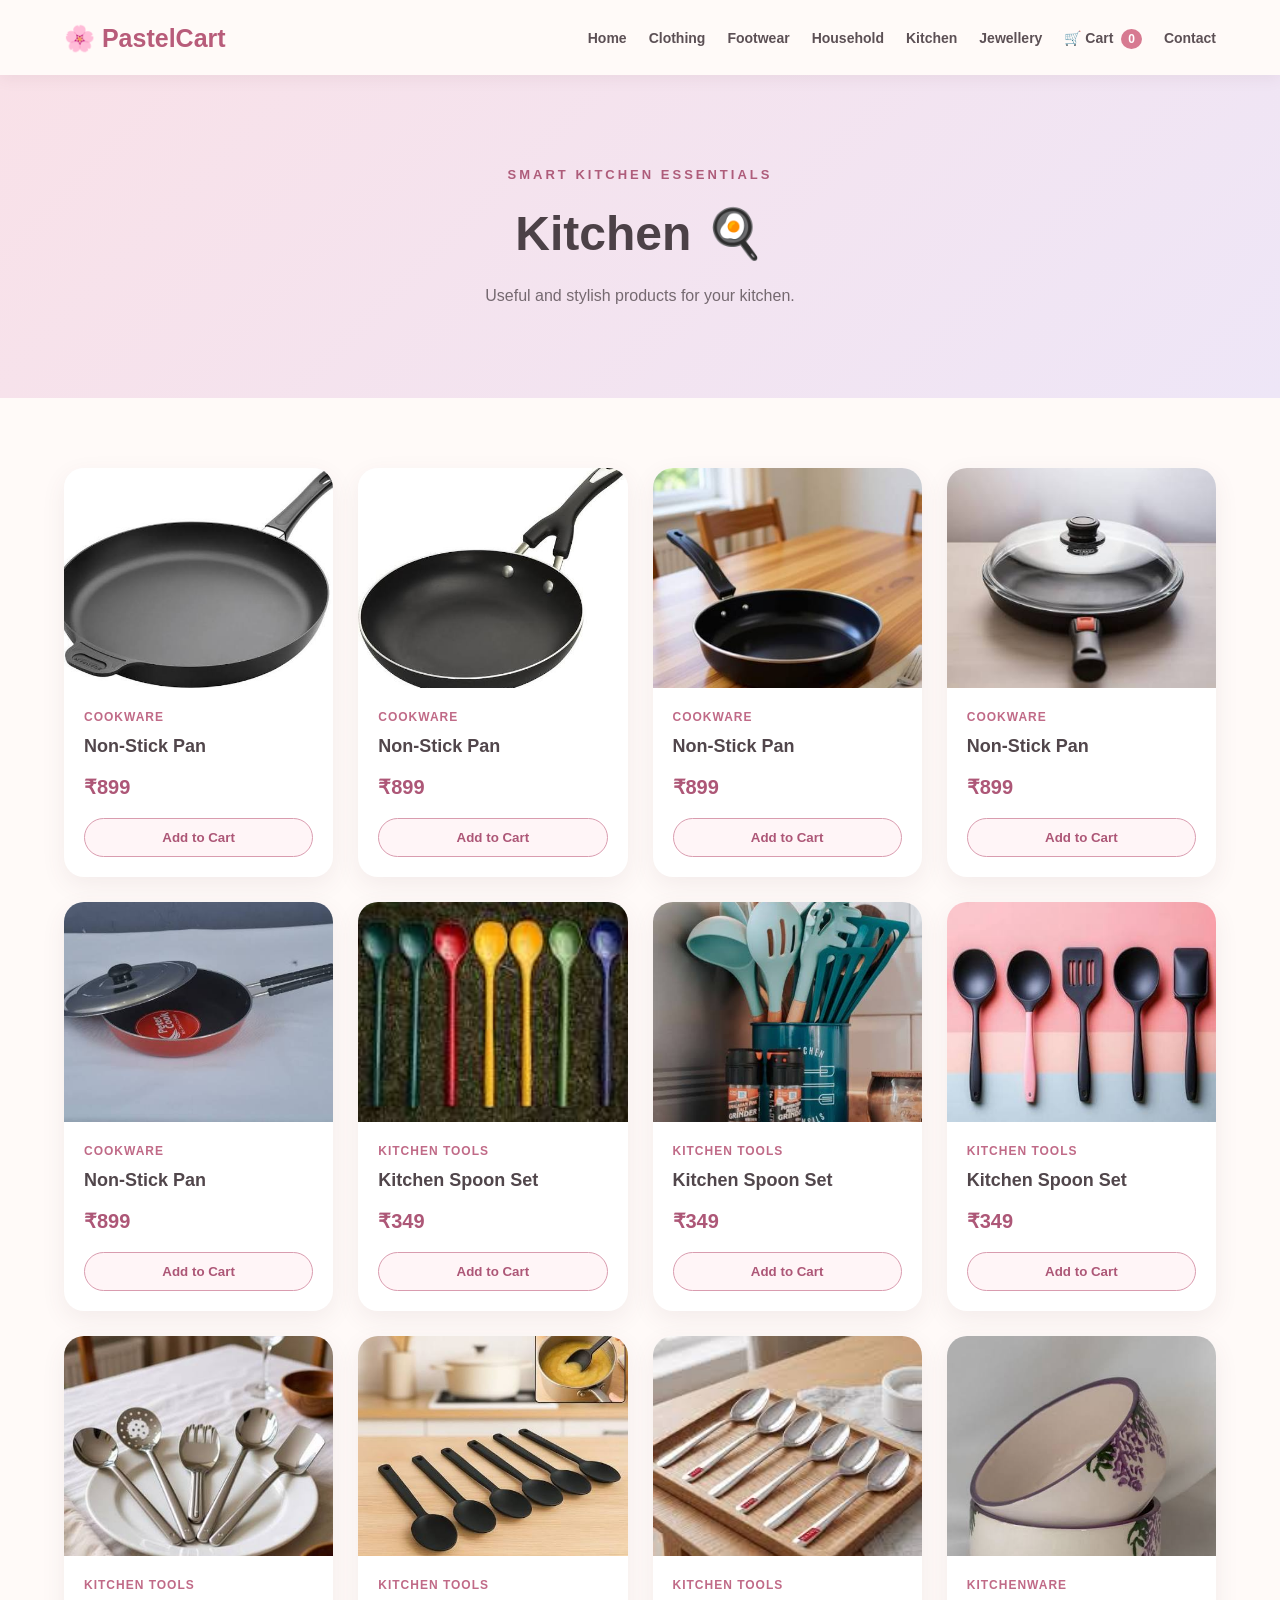
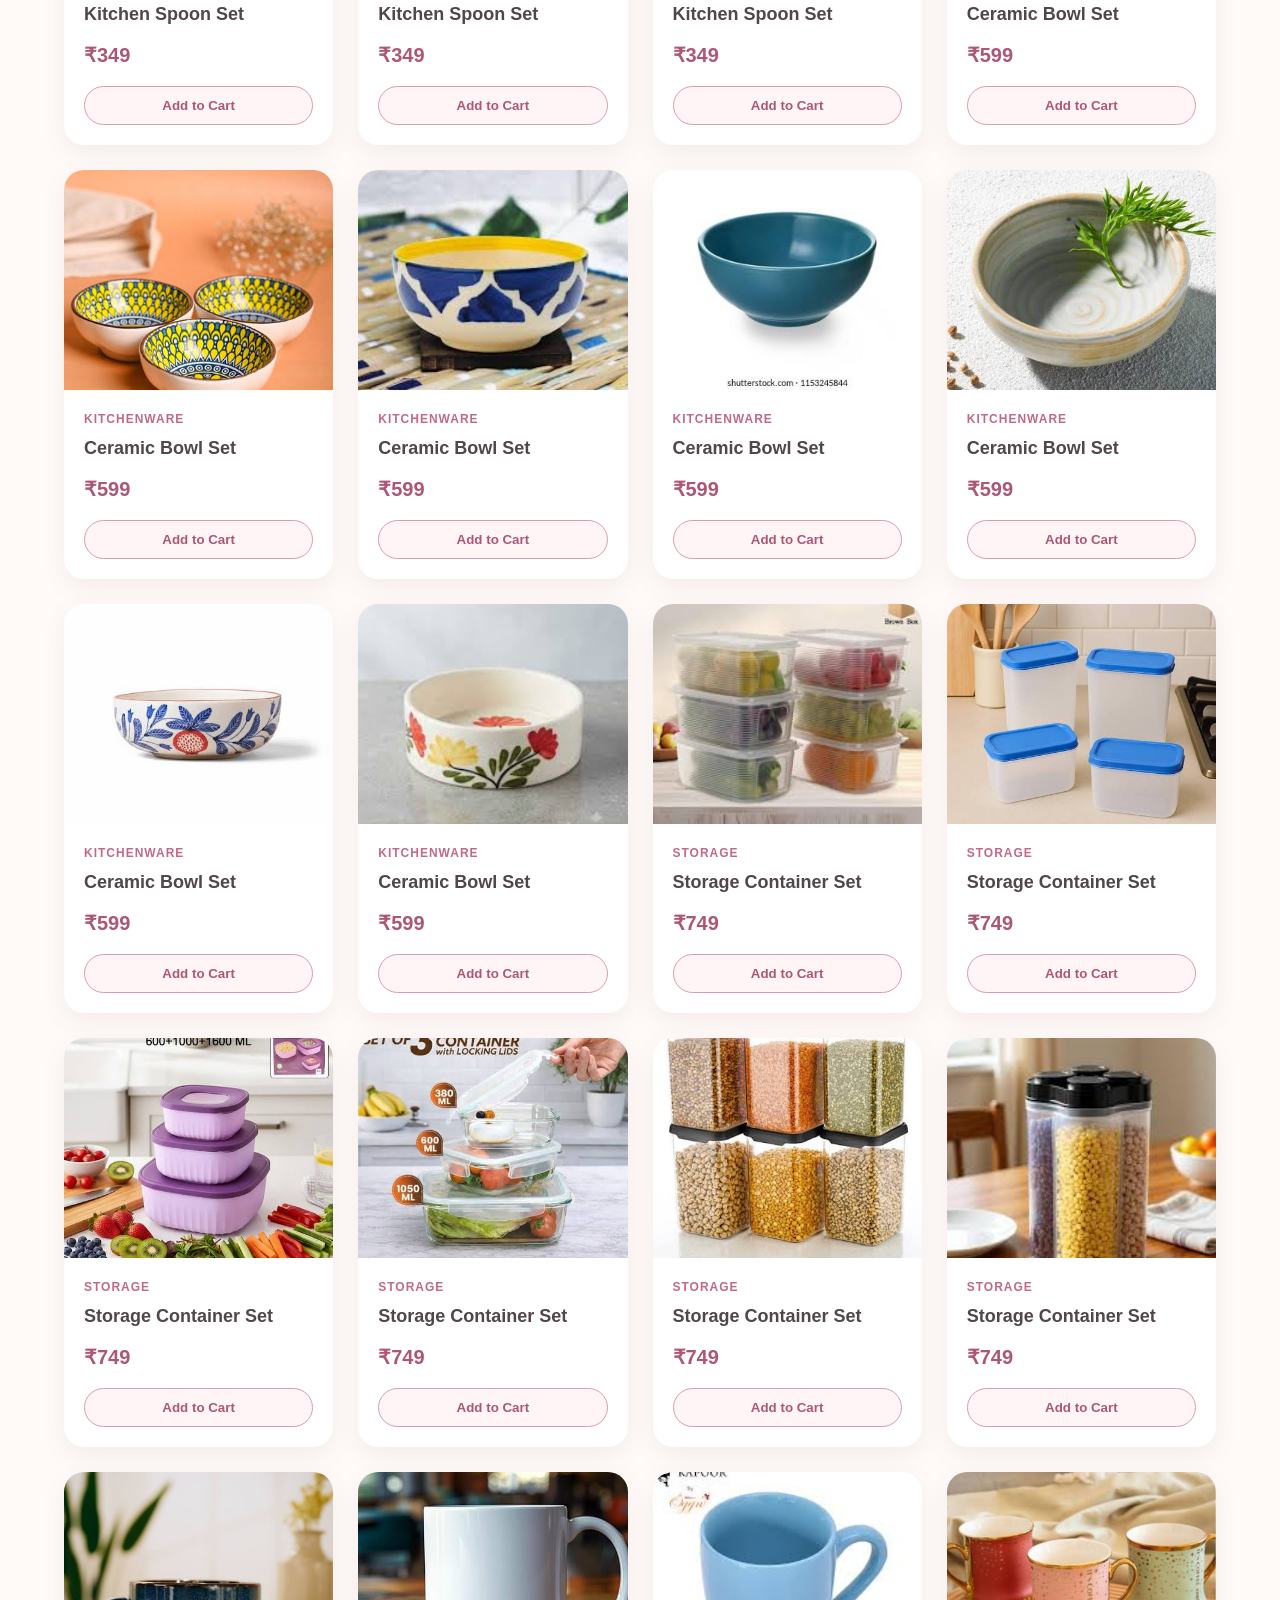
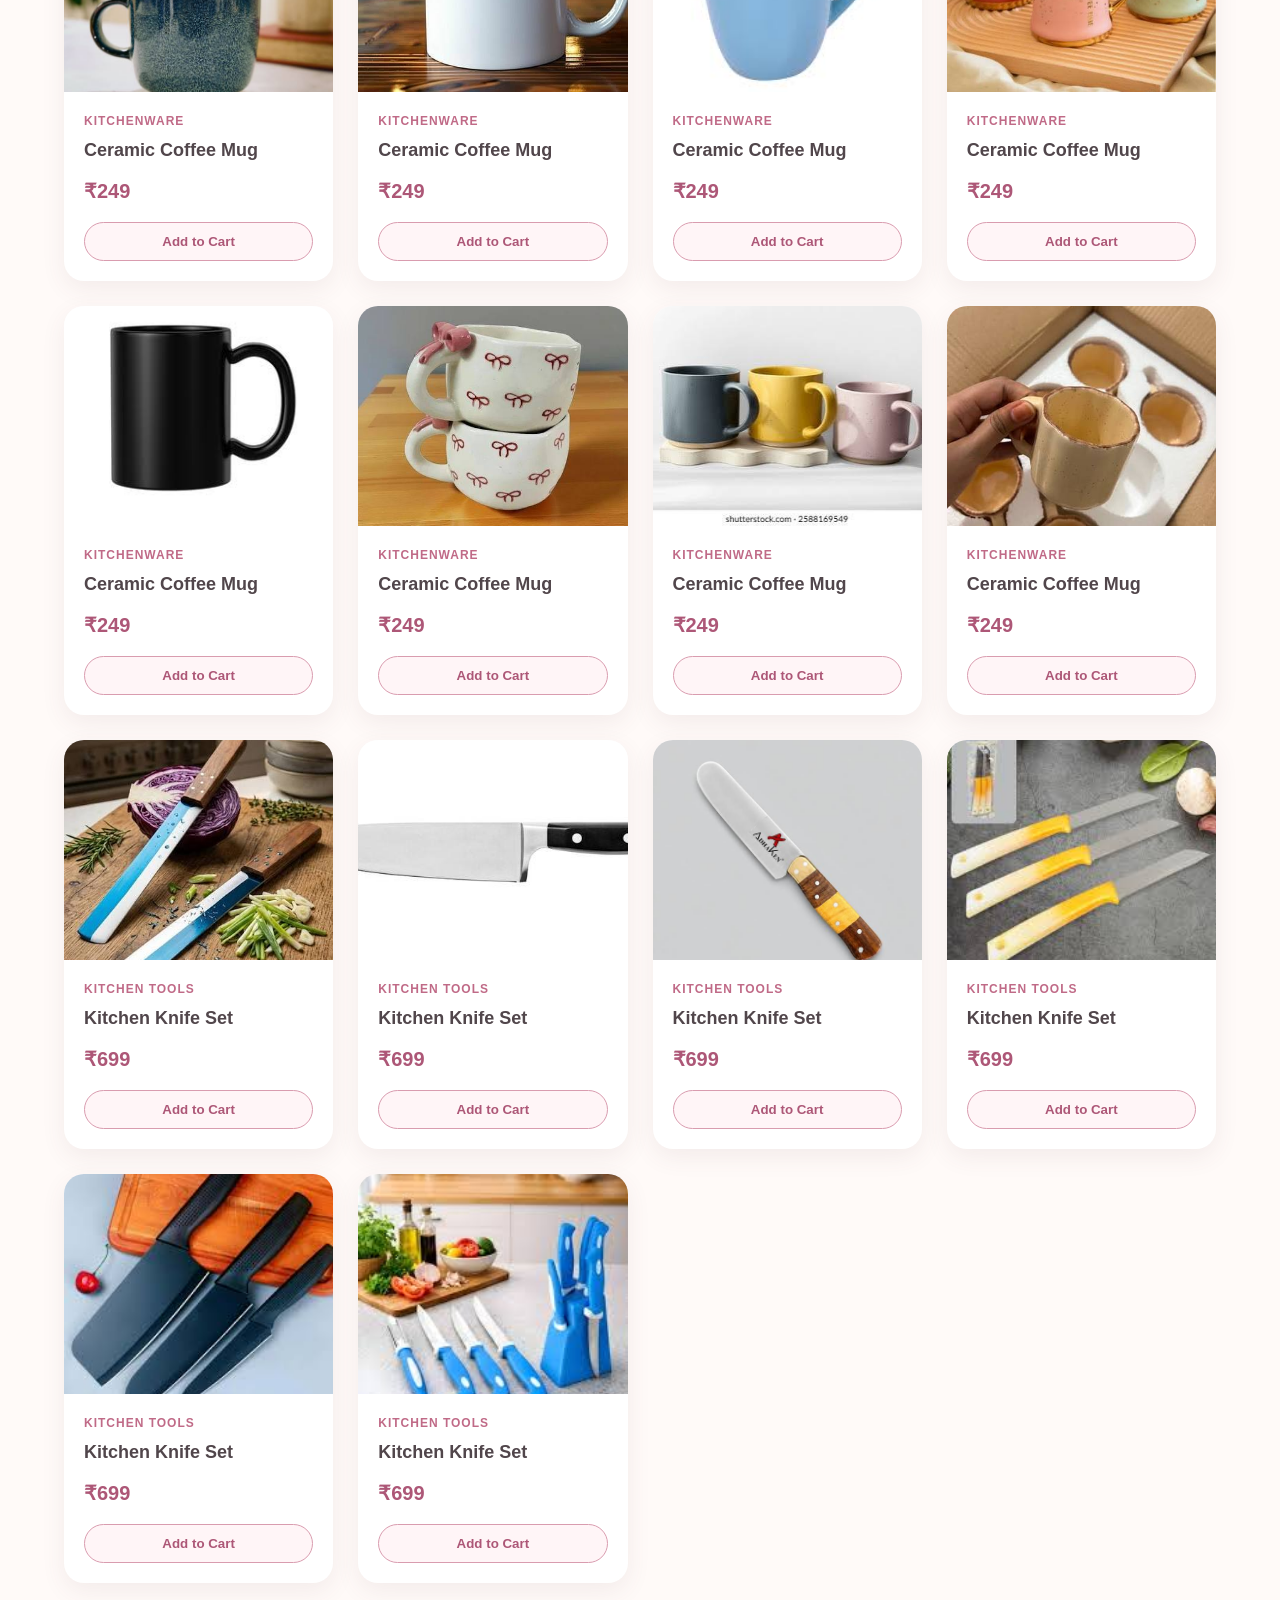
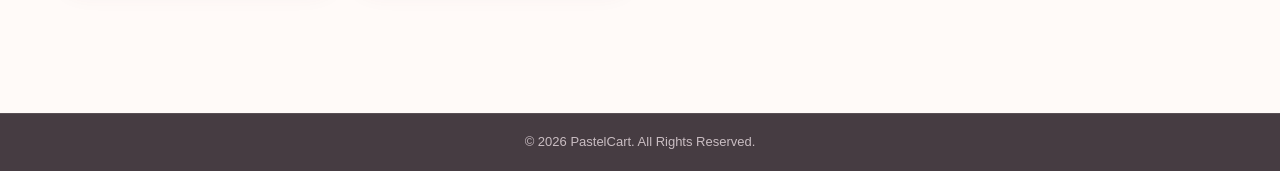
<file: kitchen.html>
<!DOCTYPE html>
<html lang="en">

<head>

    <meta charset="UTF-8">

    <meta name="viewport"
        content="width=device-width, initial-scale=1.0">

    <title>Kitchen - PastelCart</title>

    <link rel="stylesheet" href="css/style.css">

</head>

<body>

<header>

<nav class="navbar">

    <div class="logo">
        🌸 PastelCart
    </div>

    <ul class="nav-links">

        <li><a href="index.html">Home</a></li>
        <li><a href="clothing.html">Clothing</a></li>
        <li><a href="footwear.html">Footwear</a></li>
        <li><a href="household.html">Household</a></li>
        <li><a href="kitchen.html">Kitchen</a></li>
        <li><a href="jewellery.html">Jewellery</a></li>
        <li><a href="cart.html">
    🛒 Cart
    <span class="cart-count">0</span>
</a></li>
        <li><a href="contact.html">Contact</a></li>

    </ul>

</nav>

</header>


<section class="page-banner">

    <p>SMART KITCHEN ESSENTIALS</p>

    <h1>Kitchen 🍳</h1>

    <p>
        Useful and stylish products for your kitchen.
    </p>

</section>


<section class="section">

<div class="product-container">


    <div class="product-card">

        <div class="product-image"><img src="images\kitchen\pan-1.jpg"></div>

        <div class="product-info">

            <p class="product-category">Cookware</p>

            <h3>Non-Stick Pan</h3>

            <p class="price">₹899</p>

            <button class="add-cart"
                onclick="addToCart('Non-Stick Pan', 899)">
                Add to Cart
            </button>

        </div>

    </div>

    <div class="product-card">

        <div class="product-image"><img src="images\kitchen\pan-2.jpg"></div>

        <div class="product-info">

            <p class="product-category">Cookware</p>

            <h3>Non-Stick Pan</h3>

            <p class="price">₹899</p>

            <button class="add-cart"
                onclick="addToCart('Non-Stick Pan', 899)">
                Add to Cart
            </button>

        </div>

    </div>

    <div class="product-card">

        <div class="product-image"><img src="images\kitchen\pan-3.jpg"></div>

        <div class="product-info">

            <p class="product-category">Cookware</p>

            <h3>Non-Stick Pan</h3>

            <p class="price">₹899</p>

            <button class="add-cart"
                onclick="addToCart('Non-Stick Pan', 899)">
                Add to Cart
            </button>

        </div>

    </div>

    <div class="product-card">

        <div class="product-image"><img src="images\kitchen\pan-4.jpg"></div>

        <div class="product-info">

            <p class="product-category">Cookware</p>

            <h3>Non-Stick Pan</h3>

            <p class="price">₹899</p>

            <button class="add-cart"
                onclick="addToCart('Non-Stick Pan', 899)">
                Add to Cart
            </button>

        </div>

    </div>

    <div class="product-card">

        <div class="product-image"><img src="images\kitchen\pan-5.jpg"></div>

        <div class="product-info">

            <p class="product-category">Cookware</p>

            <h3>Non-Stick Pan</h3>

            <p class="price">₹899</p>

            <button class="add-cart"
                onclick="addToCart('Non-Stick Pan', 899)">
                Add to Cart
            </button>

        </div>

    </div>


    <div class="product-card">

        <div class="product-image"><img src="images\kitchen\spoons-1.jpg"></div>

        <div class="product-info">

            <p class="product-category">Kitchen Tools</p>

            <h3>Kitchen Spoon Set</h3>

            <p class="price">₹349</p>

            <button class="add-cart"
                onclick="addToCart('Kitchen Spoon Set', 349)">
                Add to Cart
            </button>

        </div>

    </div>

    <div class="product-card">

        <div class="product-image"><img src="images\kitchen\spoons-2.jpg"></div>

        <div class="product-info">

            <p class="product-category">Kitchen Tools</p>

            <h3>Kitchen Spoon Set</h3>

            <p class="price">₹349</p>

            <button class="add-cart"
                onclick="addToCart('Kitchen Spoon Set', 349)">
                Add to Cart
            </button>

        </div>

    </div>

    <div class="product-card">

        <div class="product-image"><img src="images\kitchen\spoons-3.jpg"></div>

        <div class="product-info">

            <p class="product-category">Kitchen Tools</p>

            <h3>Kitchen Spoon Set</h3>

            <p class="price">₹349</p>

            <button class="add-cart"
                onclick="addToCart('Kitchen Spoon Set', 349)">
                Add to Cart
            </button>

        </div>

    </div>

    <div class="product-card">

        <div class="product-image"><img src="images\kitchen\spoons-4.jpg"></div>

        <div class="product-info">

            <p class="product-category">Kitchen Tools</p>

            <h3>Kitchen Spoon Set</h3>

            <p class="price">₹349</p>

            <button class="add-cart"
                onclick="addToCart('Kitchen Spoon Set', 349)">
                Add to Cart
            </button>

        </div>

    </div>

    <div class="product-card">

        <div class="product-image"><img src="images\kitchen\spoons-5.jpg"></div>

        <div class="product-info">

            <p class="product-category">Kitchen Tools</p>

            <h3>Kitchen Spoon Set</h3>

            <p class="price">₹349</p>

            <button class="add-cart"
                onclick="addToCart('Kitchen Spoon Set', 349)">
                Add to Cart
            </button>

        </div>

    </div>

    <div class="product-card">

        <div class="product-image"><img src="images\kitchen\spoons-6.jpg"></div>

        <div class="product-info">

            <p class="product-category">Kitchen Tools</p>

            <h3>Kitchen Spoon Set</h3>

            <p class="price">₹349</p>

            <button class="add-cart"
                onclick="addToCart('Kitchen Spoon Set', 349)">
                Add to Cart
            </button>

        </div>

    </div>

    <div class="product-card">

        <div class="product-image"><img src="images\kitchen\bowl-1.jpg"></div>

        <div class="product-info">

            <p class="product-category">Kitchenware</p>

            <h3>Ceramic Bowl Set</h3>

            <p class="price">₹599</p>

            <button class="add-cart"
                onclick="addToCart('Ceramic Bowl Set', 599)">
                Add to Cart
            </button>

        </div>

    </div>

    <div class="product-card">

        <div class="product-image"><img src="images\kitchen\bowl-2.jpg"></div>

        <div class="product-info">

            <p class="product-category">Kitchenware</p>

            <h3>Ceramic Bowl Set</h3>

            <p class="price">₹599</p>

            <button class="add-cart"
                onclick="addToCart('Ceramic Bowl Set', 599)">
                Add to Cart
            </button>

        </div>

    </div>

    <div class="product-card">

        <div class="product-image"><img src="images\kitchen\bowl-3.jpg"></div>

        <div class="product-info">

            <p class="product-category">Kitchenware</p>

            <h3>Ceramic Bowl Set</h3>

            <p class="price">₹599</p>

            <button class="add-cart"
                onclick="addToCart('Ceramic Bowl Set', 599)">
                Add to Cart
            </button>

        </div>

    </div>

    <div class="product-card">

        <div class="product-image"><img src="images\kitchen\bowl-4.jpg"></div>

        <div class="product-info">

            <p class="product-category">Kitchenware</p>

            <h3>Ceramic Bowl Set</h3>

            <p class="price">₹599</p>

            <button class="add-cart"
                onclick="addToCart('Ceramic Bowl Set', 599)">
                Add to Cart
            </button>

        </div>

    </div>

    <div class="product-card">

        <div class="product-image"><img src="images\kitchen\bowl-5.jpg"></div>

        <div class="product-info">

            <p class="product-category">Kitchenware</p>

            <h3>Ceramic Bowl Set</h3>

            <p class="price">₹599</p>

            <button class="add-cart"
                onclick="addToCart('Ceramic Bowl Set', 599)">
                Add to Cart
            </button>

        </div>

    </div>

    <div class="product-card">

        <div class="product-image"><img src="images\kitchen\bowl-6.jpg"></div>

        <div class="product-info">

            <p class="product-category">Kitchenware</p>

            <h3>Ceramic Bowl Set</h3>

            <p class="price">₹599</p>

            <button class="add-cart"
                onclick="addToCart('Ceramic Bowl Set', 599)">
                Add to Cart
            </button>

        </div>

    </div>

    <div class="product-card">

        <div class="product-image"><img src="images\kitchen\bowl-7.jpg"></div>

        <div class="product-info">

            <p class="product-category">Kitchenware</p>

            <h3>Ceramic Bowl Set</h3>

            <p class="price">₹599</p>

            <button class="add-cart"
                onclick="addToCart('Ceramic Bowl Set', 599)">
                Add to Cart
            </button>

        </div>

    </div>


    <div class="product-card">

        <div class="product-image"><img src="images\kitchen\container-1.jpg"></div>

        <div class="product-info">

            <p class="product-category">Storage</p>

            <h3>Storage Container Set</h3>

            <p class="price">₹749</p>

            <button class="add-cart"
                onclick="addToCart('Storage Container Set', 749)">
                Add to Cart
            </button>

        </div>

    </div>

    <div class="product-card">

        <div class="product-image"><img src="images\kitchen\container-2.jpg"></div>

        <div class="product-info">

            <p class="product-category">Storage</p>

            <h3>Storage Container Set</h3>

            <p class="price">₹749</p>

            <button class="add-cart"
                onclick="addToCart('Storage Container Set', 749)">
                Add to Cart
            </button>

        </div>

    </div>

    <div class="product-card">

        <div class="product-image"><img src="images\kitchen\container-3.jpg"></div>

        <div class="product-info">

            <p class="product-category">Storage</p>

            <h3>Storage Container Set</h3>

            <p class="price">₹749</p>

            <button class="add-cart"
                onclick="addToCart('Storage Container Set', 749)">
                Add to Cart
            </button>

        </div>

    </div>

    <div class="product-card">

        <div class="product-image"><img src="images\kitchen\container-4.jpg"></div>

        <div class="product-info">

            <p class="product-category">Storage</p>

            <h3>Storage Container Set</h3>

            <p class="price">₹749</p>

            <button class="add-cart"
                onclick="addToCart('Storage Container Set', 749)">
                Add to Cart
            </button>

        </div>

    </div>

    <div class="product-card">

        <div class="product-image"><img src="images\kitchen\container-5.jpg"></div>

        <div class="product-info">

            <p class="product-category">Storage</p>

            <h3>Storage Container Set</h3>

            <p class="price">₹749</p>

            <button class="add-cart"
                onclick="addToCart('Storage Container Set', 749)">
                Add to Cart
            </button>

        </div>

    </div>

    <div class="product-card">

        <div class="product-image"><img src="images\kitchen\container-6.jpg"></div>

        <div class="product-info">

            <p class="product-category">Storage</p>

            <h3>Storage Container Set</h3>

            <p class="price">₹749</p>

            <button class="add-cart"
                onclick="addToCart('Storage Container Set', 749)">
                Add to Cart
            </button>

        </div>

    </div>



    <div class="product-card">

        <div class="product-image"><img src="images\kitchen\mug-1.jpg"></div>

        <div class="product-info">

            <p class="product-category">Kitchenware</p>

            <h3>Ceramic Coffee Mug</h3>

            <p class="price">₹249</p>

            <button class="add-cart"
                onclick="addToCart('Ceramic Coffee Mug', 249)">
                Add to Cart
            </button>

        </div>

    </div>

    <div class="product-card">

        <div class="product-image"><img src="images\kitchen\mug-2.jpg"></div>

        <div class="product-info">

            <p class="product-category">Kitchenware</p>

            <h3>Ceramic Coffee Mug</h3>

            <p class="price">₹249</p>

            <button class="add-cart"
                onclick="addToCart('Ceramic Coffee Mug', 249)">
                Add to Cart
            </button>

        </div>

    </div>

    <div class="product-card">

        <div class="product-image"><img src="images\kitchen\mug-3.jpg"></div>

        <div class="product-info">

            <p class="product-category">Kitchenware</p>

            <h3>Ceramic Coffee Mug</h3>

            <p class="price">₹249</p>

            <button class="add-cart"
                onclick="addToCart('Ceramic Coffee Mug', 249)">
                Add to Cart
            </button>

        </div>

    </div>

    <div class="product-card">

        <div class="product-image"><img src="images\kitchen\mug-4.jpg"></div>

        <div class="product-info">

            <p class="product-category">Kitchenware</p>

            <h3>Ceramic Coffee Mug</h3>

            <p class="price">₹249</p>

            <button class="add-cart"
                onclick="addToCart('Ceramic Coffee Mug', 249)">
                Add to Cart
            </button>

        </div>

    </div>

    <div class="product-card">

        <div class="product-image"><img src="images\kitchen\mug-5.jpg"></div>

        <div class="product-info">

            <p class="product-category">Kitchenware</p>

            <h3>Ceramic Coffee Mug</h3>

            <p class="price">₹249</p>

            <button class="add-cart"
                onclick="addToCart('Ceramic Coffee Mug', 249)">
                Add to Cart
            </button>

        </div>

    </div>

    <div class="product-card">

        <div class="product-image"><img src="images\kitchen\mug-6.jpg"></div>

        <div class="product-info">

            <p class="product-category">Kitchenware</p>

            <h3>Ceramic Coffee Mug</h3>

            <p class="price">₹249</p>

            <button class="add-cart"
                onclick="addToCart('Ceramic Coffee Mug', 249)">
                Add to Cart
            </button>

        </div>

    </div>

    <div class="product-card">

        <div class="product-image"><img src="images\kitchen\mug-7.jpg"></div>

        <div class="product-info">

            <p class="product-category">Kitchenware</p>

            <h3>Ceramic Coffee Mug</h3>

            <p class="price">₹249</p>

            <button class="add-cart"
                onclick="addToCart('Ceramic Coffee Mug', 249)">
                Add to Cart
            </button>

        </div>

    </div>

    <div class="product-card">

        <div class="product-image"><img src="images\kitchen\mug-8.jpg"></div>

        <div class="product-info">

            <p class="product-category">Kitchenware</p>

            <h3>Ceramic Coffee Mug</h3>

            <p class="price">₹249</p>

            <button class="add-cart"
                onclick="addToCart('Ceramic Coffee Mug', 249)">
                Add to Cart
            </button>

        </div>

    </div>


    <div class="product-card">

        <div class="product-image"><img src="images\kitchen\knife-1.jpg"></div>

        <div class="product-info">

            <p class="product-category">Kitchen Tools</p>

            <h3>Kitchen Knife Set</h3>

            <p class="price">₹699</p>

            <button class="add-cart"
                onclick="addToCart('Kitchen Knife Set', 699)">
                Add to Cart
            </button>

        </div>

    </div>

    <div class="product-card">

        <div class="product-image"><img src="images\kitchen\knife-2.jpg"></div>

        <div class="product-info">

            <p class="product-category">Kitchen Tools</p>

            <h3>Kitchen Knife Set</h3>

            <p class="price">₹699</p>

            <button class="add-cart"
                onclick="addToCart('Kitchen Knife Set', 699)">
                Add to Cart
            </button>

        </div>

    </div>

    <div class="product-card">

        <div class="product-image"><img src="images\kitchen\knife-3.jpg"></div>

        <div class="product-info">

            <p class="product-category">Kitchen Tools</p>

            <h3>Kitchen Knife Set</h3>

            <p class="price">₹699</p>

            <button class="add-cart"
                onclick="addToCart('Kitchen Knife Set', 699)">
                Add to Cart
            </button>

        </div>

    </div>

    <div class="product-card">

        <div class="product-image"><img src="images\kitchen\knife-4.jpg"></div>

        <div class="product-info">

            <p class="product-category">Kitchen Tools</p>

            <h3>Kitchen Knife Set</h3>

            <p class="price">₹699</p>

            <button class="add-cart"
                onclick="addToCart('Kitchen Knife Set', 699)">
                Add to Cart
            </button>

        </div>

    </div>

    <div class="product-card">

        <div class="product-image"><img src="images\kitchen\knife-5.jpg"></div>

        <div class="product-info">

            <p class="product-category">Kitchen Tools</p>

            <h3>Kitchen Knife Set</h3>

            <p class="price">₹699</p>

            <button class="add-cart"
                onclick="addToCart('Kitchen Knife Set', 699)">
                Add to Cart
            </button>

        </div>

    </div>

    <div class="product-card">

        <div class="product-image"><img src="images\kitchen\knife-6.jpg"></div>

        <div class="product-info">

            <p class="product-category">Kitchen Tools</p>

            <h3>Kitchen Knife Set</h3>

            <p class="price">₹699</p>

            <button class="add-cart"
                onclick="addToCart('Kitchen Knife Set', 699)">
                Add to Cart
            </button>

        </div>

    </div>


</div>

</section>


<footer>

<div class="copyright">

    <p>© 2026 PastelCart. All Rights Reserved.</p>

</div>

</footer>


<script src="js/script.js"></script>

</body>

</html>
</file>
<file: css/style.css>
/* =====================================================
   PASTELCART - MAIN CSS FILE
   ===================================================== */

/* ---------- BASIC RESET ---------- */

* {
    margin: 0;
    padding: 0;
    box-sizing: border-box;
}

html {
    scroll-behavior: smooth;
}

body {
    font-family: Arial, sans-serif;
    background-color: #fffaf8;
    color: #4b4146;
    line-height: 1.6;
}


/* ---------- COMMON ELEMENTS ---------- */

a {
    text-decoration: none;
    color: inherit;
}

button {
    font-family: inherit;
    cursor: pointer;
}

.section {
    width: 90%;
    max-width: 1200px;
    margin: auto;
    padding: 70px 0;
}


/* =====================================================
   NAVIGATION BAR
   ===================================================== */

header {
    position: sticky;
    top: 0;
    z-index: 1000;
    background-color: rgba(255, 250, 248, 0.95);
    box-shadow: 0 3px 15px rgba(100, 70, 80, 0.08);
}

.navbar {
    width: 90%;
    max-width: 1250px;
    margin: auto;
    min-height: 75px;

    display: flex;
    align-items: center;
    justify-content: space-between;
    gap: 20px;
}

.logo {
    font-size: 25px;
    font-weight: bold;
    color: #b85c7a;
    white-space: nowrap;
}

.nav-links {
    list-style: none;

    display: flex;
    align-items: center;
    justify-content: center;
    gap: 22px;
}

.nav-links a {
    font-size: 14px;
    font-weight: 600;
    color: #5c5055;

    position: relative;
    transition: 0.3s;
}

.nav-links a:hover {
    color: #c05d80;
}

/* Small line under navigation links */

.nav-links a::after {
    content: "";

    position: absolute;
    left: 0;
    bottom: -6px;

    width: 0;
    height: 2px;

    background-color: #c987a0;

    transition: width 0.3s;
}

.nav-links a:hover::after {
    width: 100%;
}


/* =====================================================
   HERO SECTION
   ===================================================== */

.hero {
    min-height: 570px;

    display: flex;
    align-items: center;
    justify-content: center;

    text-align: center;

    padding: 80px 20px;

    background:
        radial-gradient(circle at 20% 30%, #f9dce5 0%, transparent 30%),
        radial-gradient(circle at 80% 70%, #e7ddf7 0%, transparent 30%),
        linear-gradient(135deg, #fff4ef, #f9eef5, #f2edfa);

    position: relative;
    overflow: hidden;
}

.hero::before {
    content: "✿";
    position: absolute;

    top: 50px;
    left: 10%;

    font-size: 70px;
    color: rgba(194, 126, 153, 0.2);

    animation: float 4s ease-in-out infinite;
}

.hero::after {
    content: "✦";
    position: absolute;

    right: 12%;
    bottom: 60px;

    font-size: 65px;
    color: rgba(156, 137, 190, 0.2);

    animation: float 5s ease-in-out infinite;
}

.hero-content {
    max-width: 750px;
    animation: fadeUp 1s ease;
}

.small-heading {
    color: #b85c7a;
    font-size: 14px;
    font-weight: bold;
    letter-spacing: 3px;
    margin-bottom: 15px;
}

.hero h1 {
    font-size: 58px;
    line-height: 1.1;
    color: #493e44;
    margin-bottom: 20px;
}

.hero h1 span {
    color: #bd6584;
}

.hero p:not(.small-heading) {
    font-size: 18px;
    color: #6e6268;
    max-width: 600px;
    margin: 0 auto 30px;
}


/* =====================================================
   BUTTONS
   ===================================================== */

.btn {
    display: inline-block;

    padding: 13px 28px;

    border: none;
    border-radius: 30px;

    background: linear-gradient(135deg, #c86d8b, #a96788);

    color: white;
    font-size: 15px;
    font-weight: bold;

    transition: 0.3s;

    box-shadow: 0 8px 20px rgba(180, 95, 125, 0.2);
}

.btn:hover {
    transform: translateY(-3px);
    box-shadow: 0 12px 25px rgba(180, 95, 125, 0.3);
}


/* =====================================================
   FEATURES
   ===================================================== */

.features {
    width: 90%;
    max-width: 1200px;

    margin: 50px auto;

    display: grid;
    grid-template-columns: repeat(4, 1fr);
    gap: 20px;
}

.feature-box {
    padding: 25px;

    text-align: center;

    background-color: #ffffff;

    border-radius: 18px;

    box-shadow: 0 8px 25px rgba(100, 70, 80, 0.08);

    transition: 0.3s;
}

.feature-box:hover {
    transform: translateY(-7px);
}

.feature-box div {
    font-size: 35px;
    margin-bottom: 10px;
}

.feature-box h3 {
    color: #59484f;
    margin-bottom: 7px;
}

.feature-box p {
    color: #81747a;
    font-size: 14px;
}


/* =====================================================
   SECTION TITLES
   ===================================================== */

.section-title {
    text-align: center;
    margin-bottom: 40px;
}

.section-title p {
    color: #c06a87;
    font-size: 13px;
    font-weight: bold;
    letter-spacing: 3px;
}

.section-title h2 {
    font-size: 36px;
    color: #4e4248;
    margin-top: 5px;
}


/* =====================================================
   CATEGORY CARDS
   ===================================================== */

.category-container {
    display: grid;

    grid-template-columns: repeat(5, 1fr);

    gap: 20px;
}

.category-card {
    text-align: center;

    background-color: #fff;

    padding: 30px 15px;

    border-radius: 20px;

    box-shadow: 0 8px 25px rgba(100, 70, 80, 0.08);

    transition: 0.3s;
}

.category-card:hover {
    transform: translateY(-8px);
    background-color: #fff5f7;
}

.category-icon {
    width: 80px;
    height: 80px;

    margin: 0 auto 15px;

    display: flex;
    align-items: center;
    justify-content: center;

    background-color: #f8e6eb;

    border-radius: 50%;

    font-size: 38px;

    transition: 0.3s;
}

.category-card:hover .category-icon {
    transform: scale(1.1) rotate(5deg);
}

.category-card h3 {
    color: #54464d;
    margin-bottom: 5px;
}

.category-card p {
    font-size: 13px;
    color: #8a7b82;
}


/* =====================================================
   PRODUCT CARDS
   ===================================================== */

.product-container {
    display: grid;

    grid-template-columns: repeat(4, 1fr);

    gap: 25px;
}

.product-card {
    background-color: #ffffff;

    border-radius: 20px;

    overflow: hidden;

    box-shadow: 0 8px 25px rgba(100, 70, 80, 0.08);

    transition: transform 0.3s, box-shadow 0.3s;

    animation: fadeUp 0.8s ease;
}

.product-card:hover {
    transform: translateY(-8px);

    box-shadow: 0 15px 35px rgba(100, 70, 80, 0.15);
}


/* Product image area */

.product-image {
    height: 220px;
    display: flex;
    align-items: center;
    justify-content: center;
    background: linear-gradient(
        135deg,
        #fbe8ed,
        #eee7f7
    );

    font-size: 75px;

    transition: 0.4s;
}

.product-image img {
    width: 100%;
    height: 100%;
    object-fit: cover;
}

.product-card:hover .product-image {
    transform: scale(1.03);
}


/* Product information */

.product-info {
    padding: 20px;
}

.product-category {
    color: #c06a87;
    font-size: 12px;
    font-weight: bold;
    text-transform: uppercase;
    letter-spacing: 1px;

    margin-bottom: 5px;
}

.product-info h3 {
    color: #51464b;
    font-size: 18px;
    margin-bottom: 10px;
}

.price {
    color: #ad5777;
    font-size: 20px;
    font-weight: bold;
    margin-bottom: 15px;
}


/* Add to cart button */

.add-cart {
    width: 100%;

    padding: 11px;

    border: 1px solid #d99caf;
    border-radius: 25px;

    background-color: #fff5f7;

    color: #ad5777;

    font-weight: bold;

    transition: 0.3s;
}

.add-cart:hover {
    background-color: #c06a87;
    color: white;

    transform: translateY(-2px);
}


/* =====================================================
   OFFER SECTION
   ===================================================== */

.offer-section {
    width: 90%;
    max-width: 1200px;

    margin: 30px auto 70px;

    padding: 60px 40px;

    border-radius: 25px;

    text-align: center;

    background:
        linear-gradient(
            135deg,
            #f7dce5,
            #e8ddf5
        );
}

.offer-section p:first-child {
    color: #a95877;
    font-size: 13px;
    font-weight: bold;
    letter-spacing: 3px;
}

.offer-section h2 {
    font-size: 40px;
    color: #4e4148;

    margin: 8px 0;
}

.offer-section p {
    color: #6e6268;
    margin-bottom: 20px;
}


/* =====================================================
   PAGE BANNER
   ===================================================== */

.page-banner {
    padding: 90px 20px;

    text-align: center;

    background:
        linear-gradient(
            135deg,
            #f9e1e8,
            #eee6f7
        );
}

.page-banner p:first-child {
    color: #ae5c7a;
    font-size: 13px;
    font-weight: bold;
    letter-spacing: 3px;
}

.page-banner h1 {
    font-size: 48px;
    color: #4c4147;

    margin: 10px 0;
}

.page-banner p:last-child {
    color: #756970;
}


/* =====================================================
   SEARCH BOX
   ===================================================== */

.search-box {
    max-width: 600px;
    margin: 0 auto 25px;
}

.search-box input {
    width: 100%;

    padding: 15px 20px;

    border: 1px solid #ead1d9;

    border-radius: 30px;

    background-color: white;

    outline: none;

    font-size: 15px;

    transition: 0.3s;
}

.search-box input:focus {
    border-color: #c06a87;

    box-shadow: 0 0 0 4px rgba(192, 106, 135, 0.1);
}


/* =====================================================
   FILTER BUTTONS
   ===================================================== */

.filter-buttons {
    display: flex;

    justify-content: center;

    flex-wrap: wrap;

    gap: 10px;

    margin-bottom: 35px;
}

.filter-buttons button {
    padding: 9px 20px;

    border: 1px solid #dcb3c0;

    border-radius: 20px;

    background-color: white;

    color: #a85876;

    transition: 0.3s;
}

.filter-buttons button:hover {
    background-color: #c06a87;
    color: white;
}


/* =====================================================
   CART
   ===================================================== */

.cart-section {
    width: 90%;
    max-width: 1100px;

    margin: 60px auto;

    display: grid;

    grid-template-columns: 2fr 1fr;

    gap: 30px;

    align-items: start;
}

#cartItems {
    display: flex;
    flex-direction: column;
    gap: 15px;
}

.cart-item {
    display: flex;

    align-items: center;

    justify-content: space-between;

    gap: 15px;

    background-color: white;

    padding: 20px;

    border-radius: 18px;

    box-shadow: 0 8px 20px rgba(100, 70, 80, 0.08);
}

.cart-item-info h3 {
    color: #55484e;
}

.cart-item-info p {
    color: #b25e7d;
    font-weight: bold;
}

.quantity-controls {
    display: flex;
    align-items: center;
    gap: 10px;
}

.quantity-controls button {
    width: 30px;
    height: 30px;

    border: none;

    border-radius: 50%;

    background-color: #f4dce4;

    color: #9e5270;

    font-weight: bold;
}

.remove-btn {
    border: none;

    background-color: #fbe5e8;

    color: #b34d60;

    padding: 8px 12px;

    border-radius: 15px;
}

.cart-summary {
    background-color: white;

    padding: 25px;

    border-radius: 20px;

    box-shadow: 0 8px 25px rgba(100, 70, 80, 0.08);

    position: sticky;
    top: 100px;
}

.cart-summary h2 {
    margin-bottom: 20px;
    color: #51444a;
}

.summary-row {
    display: flex;

    justify-content: space-between;

    margin: 12px 0;

    color: #6f6268;
}

.summary-row.total {
    font-size: 20px;

    font-weight: bold;

    color: #a95675;
}

.checkout-btn {
    width: 100%;

    padding: 13px;

    margin-top: 15px;

    border: none;

    border-radius: 25px;

    background: linear-gradient(
        135deg,
        #c86d8b,
        #a96788
    );

    color: white;

    font-weight: bold;

    transition: 0.3s;
}

.checkout-btn:hover {
    transform: translateY(-3px);
}


/* Empty cart */

.empty-cart {
    text-align: center;

    padding: 60px 20px;

    background-color: white;

    border-radius: 20px;

    box-shadow: 0 8px 25px rgba(100, 70, 80, 0.08);
}

.empty-cart h2 {
    margin-bottom: 10px;
}

.empty-cart p {
    color: #807278;
    margin-bottom: 20px;
}


/* =====================================================
   CONTACT PAGE
   ===================================================== */

.contact-section {
    width: 90%;
    max-width: 1100px;

    margin: 70px auto;

    display: grid;

    grid-template-columns: 1fr 1.3fr;

    gap: 40px;
}

.contact-info,
.contact-form {
    background-color: white;

    padding: 35px;

    border-radius: 22px;

    box-shadow: 0 8px 25px rgba(100, 70, 80, 0.08);
}

.contact-info h2,
.contact-form h2 {
    color: #51444a;

    margin-bottom: 15px;
}

.contact-info > p {
    color: #756970;

    margin-bottom: 25px;
}

.contact-item {
    display: flex;

    align-items: center;

    gap: 12px;

    margin: 20px 0;

    color: #695b62;
}

.contact-item:first-letter {
    font-size: 22px;
}


/* Form */

.contact-form form {
    display: flex;

    flex-direction: column;

    gap: 8px;
}

.contact-form label {
    color: #5b4d53;

    font-weight: bold;

    font-size: 14px;

    margin-top: 8px;
}

.contact-form input,
.contact-form textarea {
    width: 100%;

    padding: 13px 15px;

    border: 1px solid #e4ccd4;

    border-radius: 12px;

    outline: none;

    font-family: inherit;

    background-color: #fffafa;

    transition: 0.3s;
}

.contact-form textarea {
    resize: vertical;
}

.contact-form input:focus,
.contact-form textarea:focus {
    border-color: #c06a87;

    box-shadow:
        0 0 0 3px rgba(
            192,
            106,
            135,
            0.1
        );
}

.contact-form .btn {
    margin-top: 15px;
}


/* =====================================================
   FOOTER
   ===================================================== */

footer {
    background-color: #463c42;

    color: #f8eeee;

    margin-top: 60px;
}

.footer-content {
    width: 90%;
    max-width: 1200px;

    margin: auto;

    padding: 50px 0;

    display: grid;

    grid-template-columns: 2fr 1fr 1fr;

    gap: 40px;
}

.footer-content h2 {
    color: #f5cbd7;

    margin-bottom: 12px;
}

.footer-content h3 {
    color: #f4c9d5;

    margin-bottom: 15px;
}

.footer-content p {
    color: #d5c8ce;

    max-width: 350px;
}

.footer-content a {
    display: block;

    color: #d8cdd1;

    margin: 8px 0;

    transition: 0.3s;
}

.footer-content a:hover {
    color: #f4b9cc;

    padding-left: 5px;
}

.copyright {
    text-align: center;

    border-top: 1px solid rgba(
        255,
        255,
        255,
        0.1
    );

    padding: 18px;

    color: #c9bdc2;

    font-size: 13px;
}


/* =====================================================
   ANIMATIONS
   ===================================================== */

@keyframes fadeUp {

    from {
        opacity: 0;
        transform: translateY(30px);
    }

    to {
        opacity: 1;
        transform: translateY(0);
    }

}

@keyframes float {

    0%,
    100% {
        transform: translateY(0);
    }

    50% {
        transform: translateY(-15px);
    }

}


/* =====================================================
   RESPONSIVE DESIGN
   ===================================================== */


/* Tablets */

@media (max-width: 1000px) {

    .navbar {
        flex-direction: column;
        padding: 18px 0;
    }

    .nav-links {
        flex-wrap: wrap;
        gap: 12px 18px;
    }

    .hero h1 {
        font-size: 48px;
    }

    .features {
        grid-template-columns: repeat(2, 1fr);
    }

    .category-container {
        grid-template-columns: repeat(3, 1fr);
    }

    .product-container {
        grid-template-columns: repeat(2, 1fr);
    }

    .cart-section {
        grid-template-columns: 1fr;
    }

    .cart-summary {
        position: static;
    }

    .contact-section {
        grid-template-columns: 1fr;
    }

}


/* Mobile */

@media (max-width: 600px) {

    .navbar {
        width: 95%;
    }

    .logo {
        font-size: 22px;
    }

    .nav-links {
        gap: 10px 12px;
    }

    .nav-links a {
        font-size: 12px;
    }

    .hero {
        min-height: 500px;
        padding: 60px 15px;
    }

    .hero h1 {
        font-size: 38px;
    }

    .hero p:not(.small-heading) {
        font-size: 15px;
    }

    .features {
        grid-template-columns: 1fr;
    }

    .section {
        padding: 50px 0;
    }

    .section-title h2 {
        font-size: 29px;
    }

    .category-container {
        grid-template-columns: repeat(2, 1fr);
    }

    .category-card {
        padding: 20px 10px;
    }

    .product-container {
        grid-template-columns: 1fr;
    }

    .product-image {
        height: 200px;
    }

    .page-banner {
        padding: 65px 15px;
    }

    .page-banner h1 {
        font-size: 38px;
    }

    .offer-section {
        padding: 45px 20px;
    }

    .offer-section h2 {
        font-size: 30px;
    }

    .cart-item {
        flex-direction: column;
        align-items: flex-start;
    }

    .contact-section {
        margin: 40px auto;
    }

    .contact-info,
    .contact-form {
        padding: 25px;
    }

    .footer-content {
        grid-template-columns: 1fr;
        text-align: center;
    }

    .footer-content p {
        margin: auto;
    }

}
.cart-count {
    background-color: #d77a91;
    color: white;
    font-size: 12px;
    font-weight: bold;
    padding: 3px 7px;
    border-radius: 50%;
    margin-left: 4px;
}
</file>
